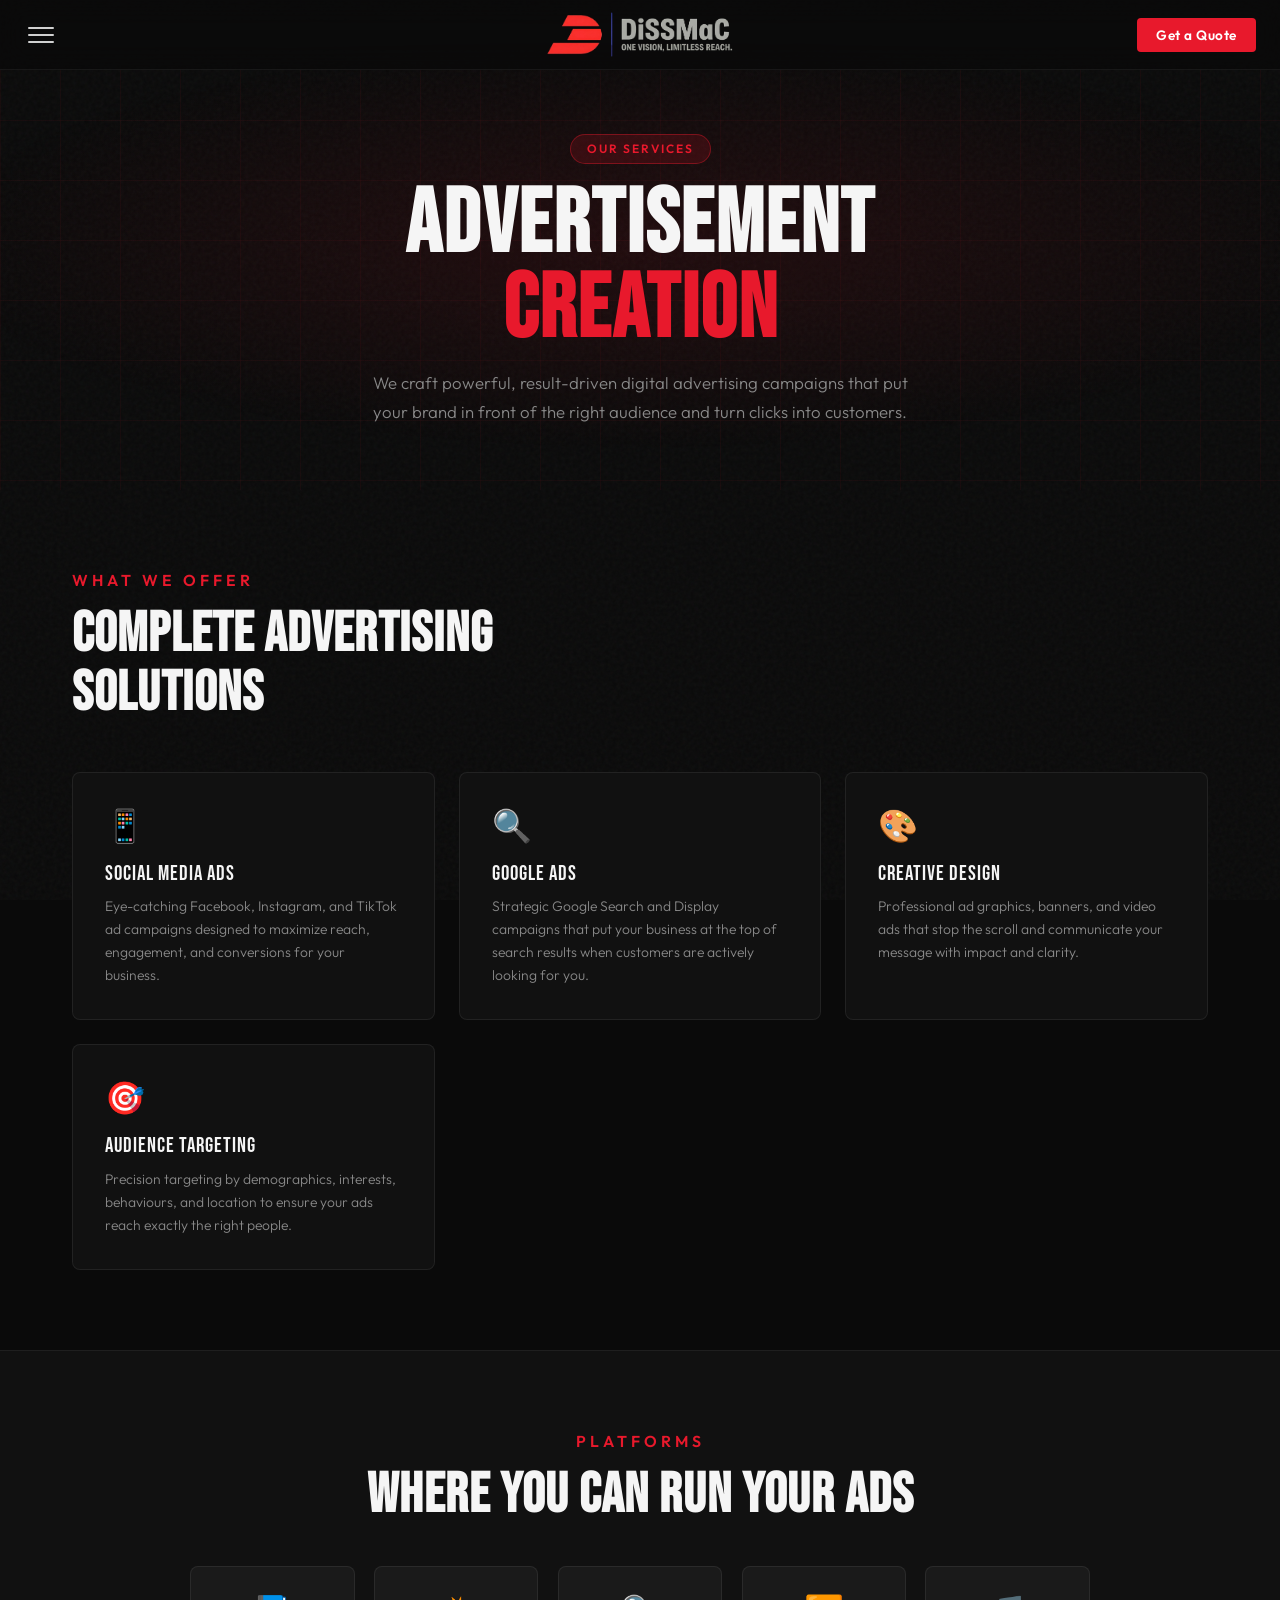
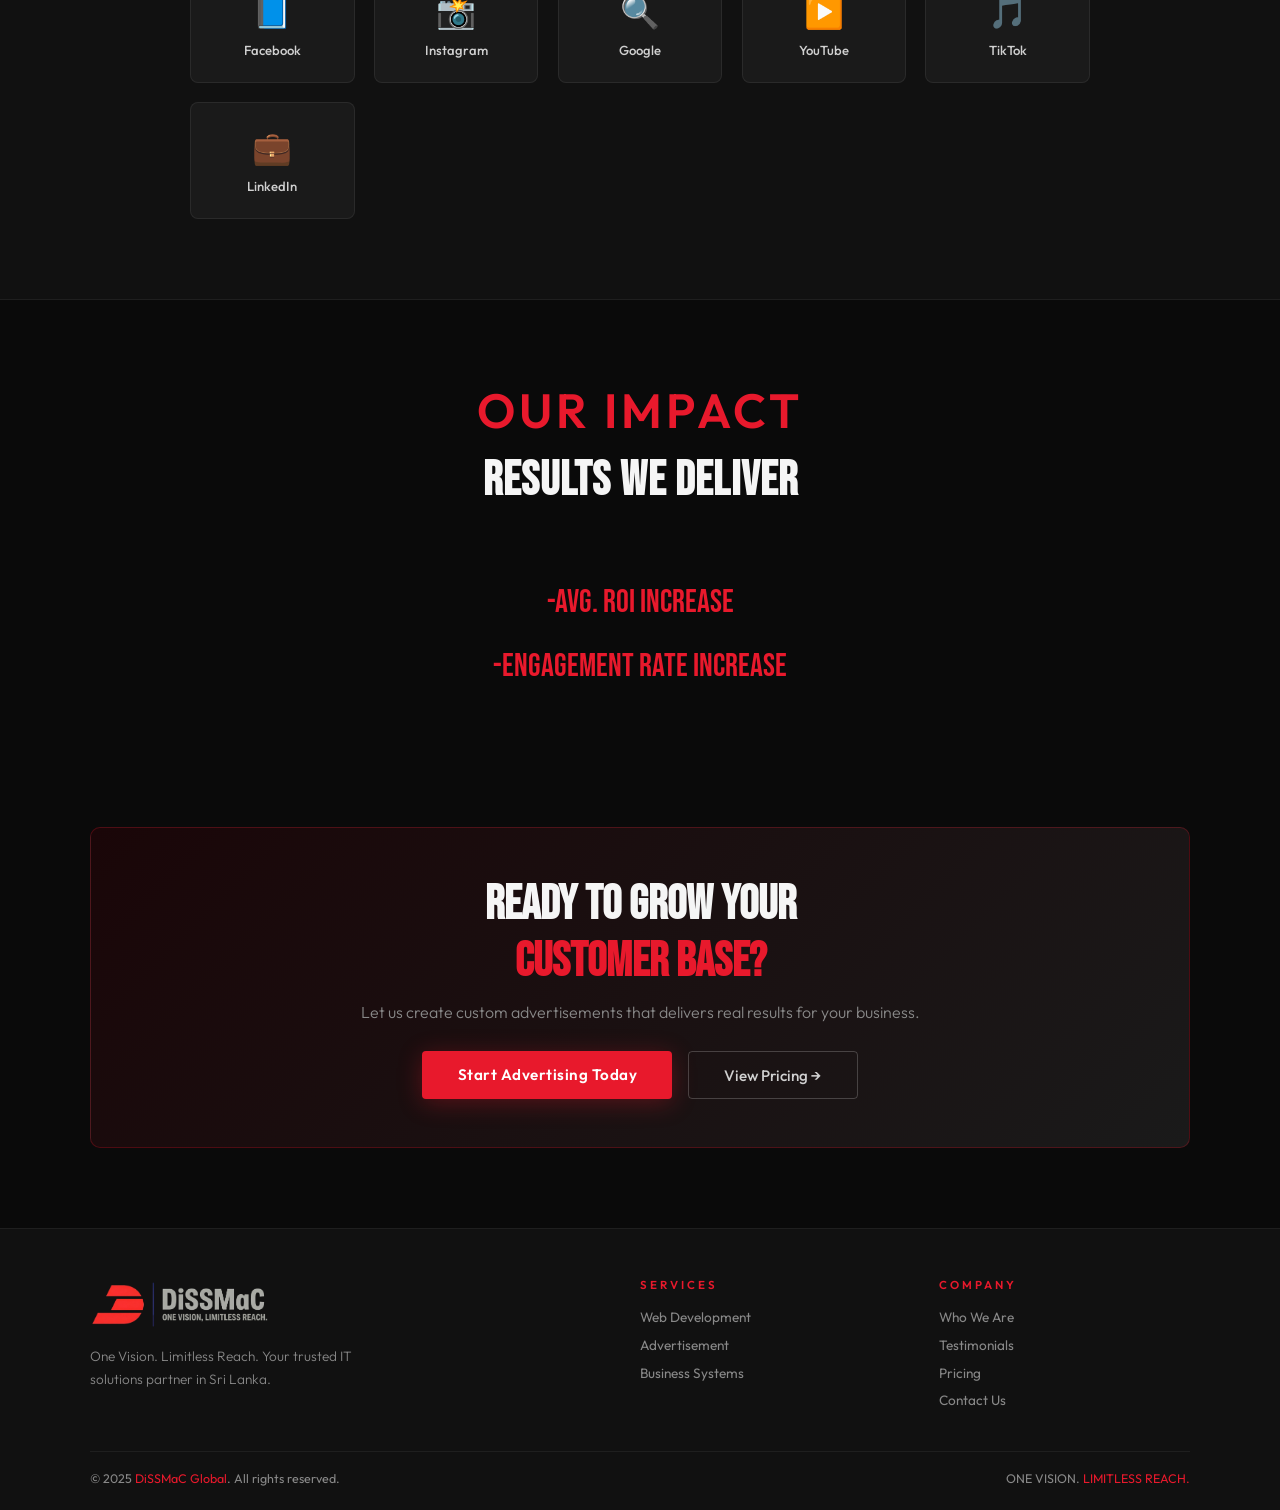
<file: advertisement.html>
<!DOCTYPE html>
<html lang="en">
<head>
<meta charset="UTF-8"/><meta name="viewport" content="width=device-width,initial-scale=1.0"/>
<title>Advertisement Creation — DiSSMaC Global</title>
<link rel="stylesheet" href="shared.css"/>
<style>
.main-content{position:relative;z-index:1}
.ad-section{padding:5rem 2rem;max-width:1200px;margin:0 auto}
.features-grid{display:grid;grid-template-columns:repeat(auto-fit,minmax(280px,1fr));gap:1.5rem;margin-top:3rem}
.feature-card{background:var(--dark2);border:1px solid rgba(255,255,255,.07);border-radius:8px;padding:2rem;transition:transform .3s,border-color .3s,box-shadow .3s;position:relative;overflow:hidden}
.feature-card::before{content:'';position:absolute;top:0;left:0;right:0;height:2px;background:linear-gradient(90deg,var(--red),transparent);transform:scaleX(0);transform-origin:left;transition:transform .3s}
.feature-card:hover{transform:translateY(-6px);border-color:rgba(232,25,44,.3);box-shadow:0 12px 40px rgba(0,0,0,.4)}
.feature-card:hover::before{transform:scaleX(1)}
.feature-icon{font-size:2rem;margin-bottom:1rem}
.feature-title{font-family:var(--font-head);font-size:1.3rem;letter-spacing:1px;color:var(--white);margin-bottom:.6rem}
.feature-text{font-size:.87rem;color:var(--grey);line-height:1.65;font-weight:300}
.platforms-section{background:var(--dark2);border-top:1px solid rgba(255,255,255,.06);border-bottom:1px solid rgba(255,255,255,.06);padding:5rem 2rem;text-align:center}
.platforms-inner{max-width:900px;margin:0 auto}
.platform-grid{display:grid;grid-template-columns:repeat(auto-fit,minmax(140px,1fr));gap:1.2rem;margin-top:2.5rem}
.platform-card{background:var(--dark3);border:1px solid rgba(255,255,255,.07);border-radius:8px;padding:1.5rem 1rem;text-align:center;transition:border-color .3s,transform .3s}
.platform-card:hover{border-color:rgba(232,25,44,.3);transform:translateY(-4px)}
.platform-icon{font-size:2rem;margin-bottom:.7rem}
.platform-name{font-size:.82rem;color:var(--light);font-weight:500}
.results-section{padding:5rem 2rem;max-width:1100px;margin:0 auto}
.results-grid{display:grid;grid-template-columns:repeat(auto-fit,minmax(200px,1fr));gap:1.5rem;margin-top:3rem}
.result-card{text-align:center;padding:2rem;}
.result-num{font-family:var(--font-head);font-size:2rem;color:var(--red);line-height:1}
.result-label{font-size:.6rem;color:var(--grey);letter-spacing:1px;text-transform:uppercase;margin-top:.4rem}
.cta-strip{margin:0 2rem 5rem;max-width:1100px;margin-left:auto;margin-right:auto;background:linear-gradient(135deg,#1a0608,#1a1a1a);border:1px solid rgba(232,25,44,.25);border-radius:10px;padding:3rem 2rem;text-align:center}
.cta-strip h2{font-family:var(--font-head);font-size:clamp(1.8rem,4vw,3rem);color:var(--white);margin-bottom:.8rem}
.cta-strip p{color:var(--grey);margin-bottom:1.8rem;font-weight:300}
.btn-row{display:flex;gap:1rem;justify-content:center;flex-wrap:wrap}
</style>
</head>
<body>
<div id="sidebar-overlay" onclick="closeSidebar()"></div>
<nav id="sidebar">
  <div class="sidebar-header"><div class="sidebar-logo">Di<span>SS</span>MaC</div><button id="close-btn" onclick="closeSidebar()">✕</button></div>
  <ul class="nav-list">
    <li><a href="index.html" class="nav-link"><span>🏠 Home</span></a></li>
    <li><a href="who-we-are.html" class="nav-link"><span>👥 Who We Are</span></a></li>
    <div class="nav-divider"></div>
    <li>
      <div class="nav-link active-parent" onclick="toggleServices(this)"><span>⚙️ Services</span><span class="arrow">›</span></div>
      <ul class="sub-menu open" id="services-sub">
        <li><a href="web-development.html">🌐 Website Design & Development</a></li>
        <li><a href="advertisement.html" style="color:var(--red)">📢 Advertisement Creation</a></li>
        <li><a href="business-systems.html">🖥️ Business System Creation</a></li>
      </ul>
    </li>
    <div class="nav-divider"></div>
    <li><a href="testimonials.html" class="nav-link"><span>⭐ Testimonials</span></a></li>
    <li><a href="pricing.html" class="nav-link"><span>💰 Pricing</span></a></li>
    <li><a href="contact.html" class="nav-link"><span>📩 Contact Us</span></a></li>
  </ul>
  <div class="sidebar-foot"><p>One Vision. Limitless Reach.</p>
  <p style="font-size:.75rem; color:var(--grey);">📞 076 - 4858230</p></div>
</nav>
<header id="topbar">
  <button id="hamburger" onclick="toggleSidebar()"><span></span><span></span><span></span></button>
  <a href="index.html" class="topbar-logo"><img width="190vw" height="55vh" margin-top="190vh" src="sslog.png"></a>
  <a href="contact.html" class="topbar-cta">Get a Quote</a>
</header>

<div class="main-content">
  <section class="page-hero">
    <div class="page-hero-inner">
      <div class="page-label">Our Services</div>
      <h1 class="page-title">ADVERTISEMENT<br><span class="r">CREATION</span></h1>
      <p class="page-subtitle">We craft powerful, result-driven digital advertising campaigns that put your brand in front of the right audience and turn clicks into customers.</p>
    </div>
  </section>

  <section class="ad-section">
    <p class="section-label">What We Offer</p>
    <h2 class="section-title">Complete Advertising<br>Solutions</h2>
    <div class="features-grid">
      <div class="feature-card"><div class="feature-icon">📱</div><div class="feature-title">Social Media Ads</div><p class="feature-text">Eye-catching Facebook, Instagram, and TikTok ad campaigns designed to maximize reach, engagement, and conversions for your business.</p></div>
      <div class="feature-card"><div class="feature-icon">🔍</div><div class="feature-title">Google Ads</div><p class="feature-text">Strategic Google Search and Display campaigns that put your business at the top of search results when customers are actively looking for you.</p></div>
      <div class="feature-card"><div class="feature-icon">🎨</div><div class="feature-title">Creative Design</div><p class="feature-text">Professional ad graphics, banners, and video ads that stop the scroll and communicate your message with impact and clarity.</p></div>
      <div class="feature-card"><div class="feature-icon">🎯</div><div class="feature-title">Audience Targeting</div><p class="feature-text">Precision targeting by demographics, interests, behaviours, and location to ensure your ads reach exactly the right people.</p></div>
    </div>
  </section>

  <section class="platforms-section">
    <div class="platforms-inner">
      <p class="section-label">Platforms</p>
      <h2 class="section-title">Where You Can Run Your Ads</h2>
      <div class="platform-grid">
        <div class="platform-card"><div class="platform-icon">📘</div><div class="platform-name">Facebook</div></div>
        <div class="platform-card"><div class="platform-icon">📸</div><div class="platform-name">Instagram</div></div>
        <div class="platform-card"><div class="platform-icon">🔍</div><div class="platform-name">Google</div></div>
        <div class="platform-card"><div class="platform-icon">▶️</div><div class="platform-name">YouTube</div></div>
        <div class="platform-card"><div class="platform-icon">🎵</div><div class="platform-name">TikTok</div></div>
        <div class="platform-card"><div class="platform-icon">💼</div><div class="platform-name">LinkedIn</div></div>
      </div>
    </div>
  </section>

  <section class="results-section">
    <p class="section-label" style="text-align:center;font-size:3rem;">Our Impact</p>
    <h2 class="section-title" style="text-align:center;font-size:3rem;">Results We Deliver</h2>
    <div class="results-grid">
      <div class="result-card"><div class="result-num">-AVG. ROI INCREASE</div>
      <div class="result-card"><div class="result-num">-ENGAGEMENT RATE INCREASE</div>
    </div>
  </section>

  <div class="cta-strip">
    <h2>Ready to Grow Your<br><span style="color:var(--red)">Customer Base?</span></h2>
    <p>Let us create custom advertisements that delivers real results for your business.</p>
    <div class="btn-row">
      <a href="contact.html" class="btn-primary">Start Advertising Today</a>
      <a href="pricing.html" class="btn-outline">View Pricing →</a>
    </div>
  </div>
</div>

<footer>
  <div class="footer-inner">
    <div class="footer-brand"><div class="brand-name"><img width="180vw" height="55vh" src="sslog.png"></div><p>One Vision. Limitless Reach. Your trusted IT solutions partner in Sri Lanka.</p></div>
    <div class="footer-col"><h4>Services</h4><ul><li><a href="web-development.html">Web Development</a></li><li><a href="advertisement.html">Advertisement</a></li><li><a href="business-systems.html">Business Systems</a></li></ul></div>
    <div class="footer-col"><h4>Company</h4><ul><li><a href="who-we-are.html">Who We Are</a></li><li><a href="testimonials.html">Testimonials</a></li><li><a href="pricing.html">Pricing</a></li><li><a href="contact.html">Contact Us</a></li></ul></div>
  </div>
  <div class="footer-bottom"><p>© 2025 <span class="r">DiSSMaC Global</span>. All rights reserved.</p><p>ONE VISION. <span class="r">LIMITLESS REACH.</span></p></div>
</footer>
<script>
function toggleSidebar(){document.getElementById('sidebar').classList.toggle('open');document.getElementById('sidebar-overlay').classList.toggle('active');document.getElementById('hamburger').classList.toggle('open')}
function closeSidebar(){document.getElementById('sidebar').classList.remove('open');document.getElementById('sidebar-overlay').classList.remove('active');document.getElementById('hamburger').classList.remove('open')}
function toggleServices(el){document.getElementById('services-sub').classList.toggle('open');el.classList.toggle('active-parent')}
window.addEventListener('scroll',()=>document.getElementById('topbar').classList.toggle('scrolled',window.scrollY>40));
</script>
</body>
</html>
</file>
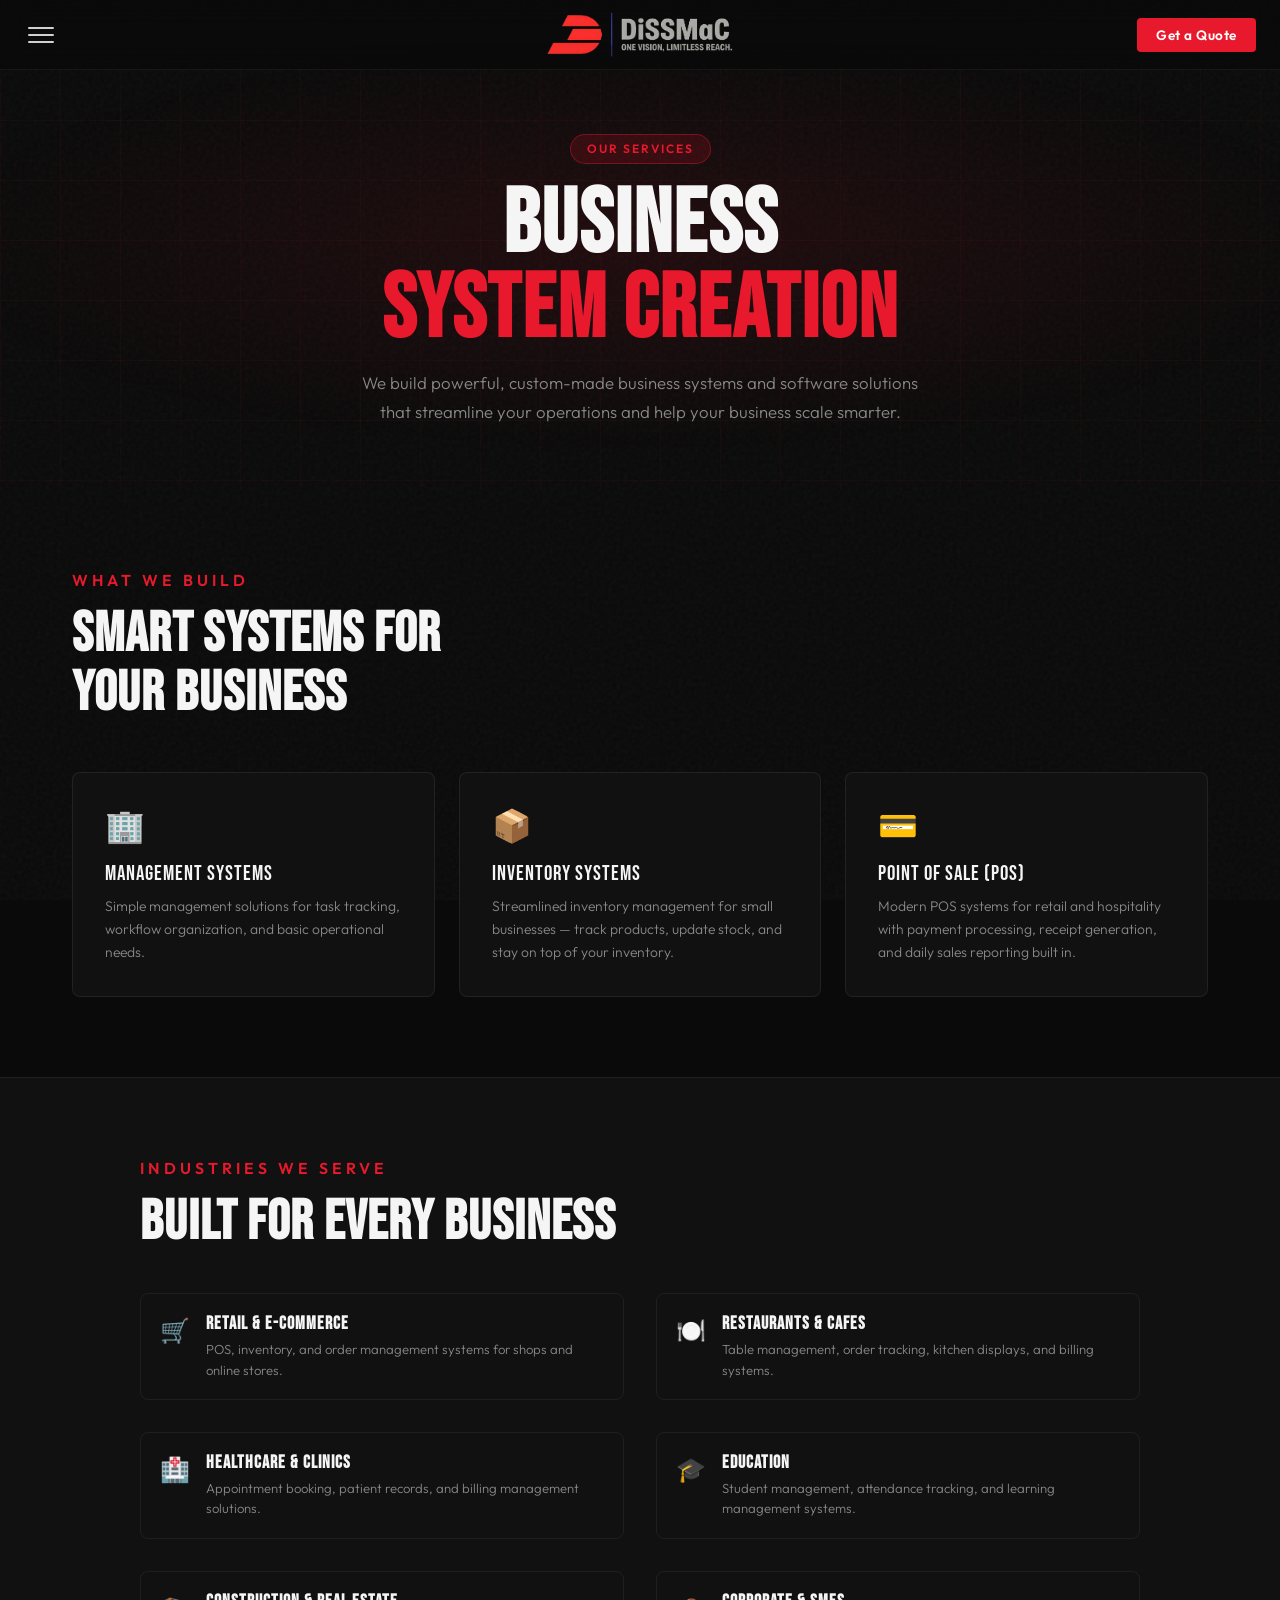
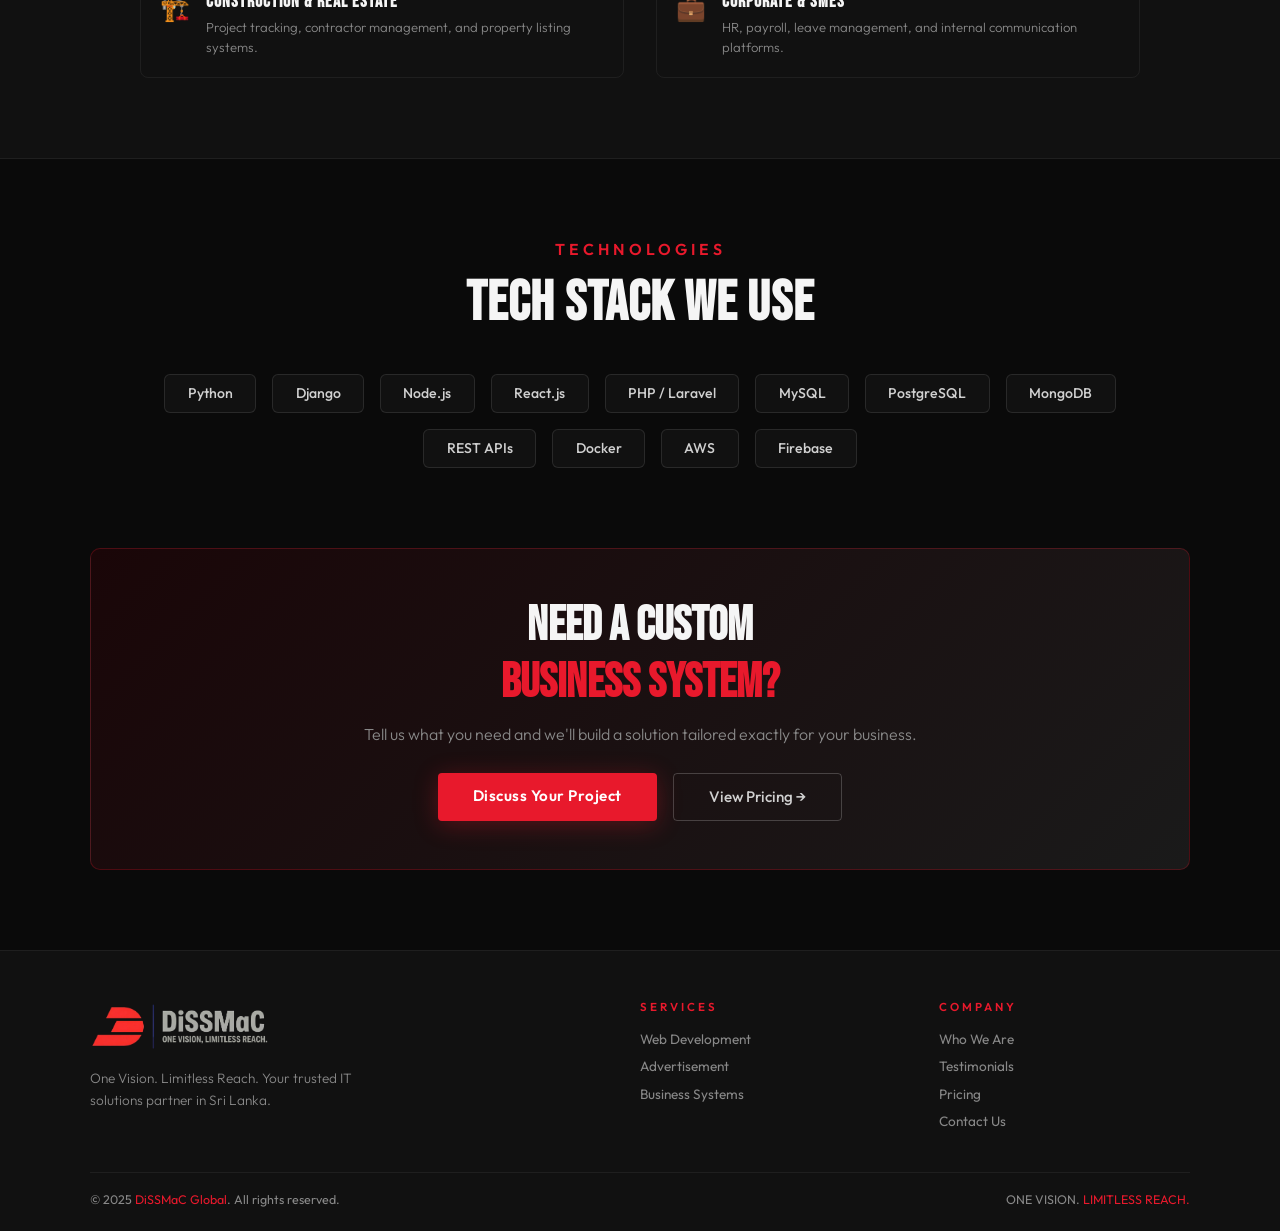
<file: business-systems.html>
<!DOCTYPE html>
<html lang="en">
<head>
<meta charset="UTF-8"/><meta name="viewport" content="width=device-width,initial-scale=1.0"/>
<title>Business System Creation — DiSSMaC Global</title>
<link rel="stylesheet" href="shared.css"/>
<style>
.main-content{position:relative;z-index:1}
.sys-section{padding:5rem 2rem;max-width:1200px;margin:0 auto}
.features-grid{display:grid;grid-template-columns:repeat(auto-fit,minmax(280px,1fr));gap:1.5rem;margin-top:3rem}
.feature-card{background:var(--dark2);border:1px solid rgba(255,255,255,.07);border-radius:8px;padding:2rem;transition:transform .3s,border-color .3s,box-shadow .3s;position:relative;overflow:hidden}
.feature-card::before{content:'';position:absolute;top:0;left:0;right:0;height:2px;background:linear-gradient(90deg,var(--red),transparent);transform:scaleX(0);transform-origin:left;transition:transform .3s}
.feature-card:hover{transform:translateY(-6px);border-color:rgba(232,25,44,.3);box-shadow:0 12px 40px rgba(0,0,0,.4)}
.feature-card:hover::before{transform:scaleX(1)}
.feature-icon{font-size:2rem;margin-bottom:1rem}
.feature-title{font-family:var(--font-head);font-size:1.3rem;letter-spacing:1px;color:var(--white);margin-bottom:.6rem}
.feature-text{font-size:.87rem;color:var(--grey);line-height:1.65;font-weight:300}
.systems-list{background:var(--dark2);border-top:1px solid rgba(255,255,255,.06);border-bottom:1px solid rgba(255,255,255,.06);padding:5rem 2rem}
.systems-inner{max-width:1000px;margin:0 auto;display:grid;grid-template-columns:1fr 1fr;gap:2rem}
@media(max-width:600px){.systems-inner{grid-template-columns:1fr}}
.sys-item{display:flex;gap:1rem;align-items:flex-start;padding:1.2rem;border:1px solid rgba(255,255,255,.06);border-radius:8px;transition:border-color .3s}
.sys-item:hover{border-color:rgba(232,25,44,.25)}
.sys-item-icon{font-size:1.5rem;flex-shrink:0;margin-top:.1rem}
.sys-item h4{font-family:var(--font-head);font-size:1.1rem;letter-spacing:1px;color:var(--white);margin-bottom:.3rem}
.sys-item p{font-size:.82rem;color:var(--grey);line-height:1.55;font-weight:300}
.tech-section{padding:5rem 2rem;max-width:1100px;margin:0 auto;text-align:center}
.tech-grid{display:flex;flex-wrap:wrap;gap:1rem;justify-content:center;margin-top:2.5rem}
.tech-badge{background:var(--dark2);border:1px solid rgba(255,255,255,.1);color:var(--light);padding:.6rem 1.4rem;border-radius:6px;font-size:.88rem;font-weight:500;transition:border-color .2s,color .2s,transform .2s}
.tech-badge:hover{border-color:var(--red);color:var(--red);transform:translateY(-3px)}
.cta-strip{margin:0 2rem 5rem;max-width:1100px;margin-left:auto;margin-right:auto;background:linear-gradient(135deg,#1a0608,#1a1a1a);border:1px solid rgba(232,25,44,.25);border-radius:10px;padding:3rem 2rem;text-align:center}
.cta-strip h2{font-family:var(--font-head);font-size:clamp(1.8rem,4vw,3rem);color:var(--white);margin-bottom:.8rem}
.cta-strip p{color:var(--grey);margin-bottom:1.8rem;font-weight:300}
.btn-row{display:flex;gap:1rem;justify-content:center;flex-wrap:wrap}
</style>
</head>
<body>
<div id="sidebar-overlay" onclick="closeSidebar()"></div>
<nav id="sidebar">
  <div class="sidebar-header"><div class="sidebar-logo">Di<span>SS</span>MaC</div><button id="close-btn" onclick="closeSidebar()">✕</button></div>
  <ul class="nav-list">
    <li><a href="index.html" class="nav-link"><span>🏠 Home</span></a></li>
    <li><a href="who-we-are.html" class="nav-link"><span>👥 Who We Are</span></a></li>
    <div class="nav-divider"></div>
    <li>
      <div class="nav-link active-parent" onclick="toggleServices(this)"><span>⚙️ Services</span><span class="arrow">›</span></div>
      <ul class="sub-menu open" id="services-sub">
        <li><a href="web-development.html">🌐 Website Design & Development</a></li>
        <li><a href="advertisement.html">📢 Advertisement Creation</a></li>
        <li><a href="business-systems.html" style="color:var(--red)">🖥️ Business System Creation</a></li>
      </ul>
    </li>
    <div class="nav-divider"></div>
    <li><a href="testimonials.html" class="nav-link"><span>⭐ Testimonials</span></a></li>
    <li><a href="pricing.html" class="nav-link"><span>💰 Pricing</span></a></li>
    <li><a href="contact.html" class="nav-link"><span>📩 Contact Us</span></a></li>
  </ul>
  <div class="sidebar-foot"><p>One Vision. Limitless Reach.</p>
  <p style="font-size:.75rem; color:var(--grey);">📞 076 - 4858230</p></div>
</nav>
<header id="topbar">
  <button id="hamburger" onclick="toggleSidebar()"><span></span><span></span><span></span></button>
  <a href="index.html" class="topbar-logo"><img width="190vw" height="55vh" margin-top="190vh" src="sslog.png"></a>
  <a href="contact.html" class="topbar-cta">Get a Quote</a>
</header>

<div class="main-content">
  <section class="page-hero">
    <div class="page-hero-inner">
      <div class="page-label">Our Services</div>
      <h1 class="page-title">BUSINESS<br><span class="r">SYSTEM CREATION</span></h1>
      <p class="page-subtitle">We build powerful, custom-made business systems and software solutions that streamline your operations and help your business scale smarter.</p>
    </div>
  </section>

  <section class="sys-section">
    <p class="section-label">What We Build</p>
    <h2 class="section-title">Smart Systems For<br>Your Business</h2>
    <div class="features-grid">
      <div class="feature-card"><div class="feature-icon">🏢</div><div class="feature-title">Management Systems</div><p class="feature-text">Simple management solutions for task tracking, workflow organization, and basic operational needs.</p></div>
      <div class="feature-card"><div class="feature-icon">📦</div><div class="feature-title">Inventory Systems</div><p class="feature-text">Streamlined inventory management for small businesses — track products, update stock, and stay on top of your inventory.</p></div>
      <div class="feature-card"><div class="feature-icon">💳</div><div class="feature-title">Point of Sale (POS)</div><p class="feature-text">Modern POS systems for retail and hospitality with payment processing, receipt generation, and daily sales reporting built in.</p></div>
    </div>
  </section>

  <section class="systems-list">
    <div style="max-width:1000px;margin:0 auto">
      <p class="section-label">Industries We Serve</p>
      <h2 class="section-title">Built for Every Business</h2>
      <div class="systems-inner" style="margin-top:2.5rem">
        <div class="sys-item"><div class="sys-item-icon">🛒</div><div><h4>Retail & E-Commerce</h4><p>POS, inventory, and order management systems for shops and online stores.</p></div></div>
        <div class="sys-item"><div class="sys-item-icon">🍽️</div><div><h4>Restaurants & Cafes</h4><p>Table management, order tracking, kitchen displays, and billing systems.</p></div></div>
        <div class="sys-item"><div class="sys-item-icon">🏥</div><div><h4>Healthcare & Clinics</h4><p>Appointment booking, patient records, and billing management solutions.</p></div></div>
        <div class="sys-item"><div class="sys-item-icon">🎓</div><div><h4>Education</h4><p>Student management, attendance tracking, and learning management systems.</p></div></div>
        <div class="sys-item"><div class="sys-item-icon">🏗️</div><div><h4>Construction & Real Estate</h4><p>Project tracking, contractor management, and property listing systems.</p></div></div>
        <div class="sys-item"><div class="sys-item-icon">💼</div><div><h4>Corporate & SMEs</h4><p>HR, payroll, leave management, and internal communication platforms.</p></div></div>
      </div>
    </div>
  </section>

  <section class="tech-section">
    <p class="section-label">Technologies</p>
    <h2 class="section-title">Tech Stack We Use</h2>
    <div class="tech-grid">
      <span class="tech-badge">Python</span><span class="tech-badge">Django</span><span class="tech-badge">Node.js</span>
      <span class="tech-badge">React.js</span><span class="tech-badge">PHP / Laravel</span><span class="tech-badge">MySQL</span>
      <span class="tech-badge">PostgreSQL</span><span class="tech-badge">MongoDB</span><span class="tech-badge">REST APIs</span>
      <span class="tech-badge">Docker</span><span class="tech-badge">AWS</span><span class="tech-badge">Firebase</span>
    </div>
  </section>

  <div class="cta-strip">
    <h2>Need a Custom<br><span style="color:var(--red)">Business System?</span></h2>
    <p>Tell us what you need and we'll build a solution tailored exactly for your business.</p>
    <div class="btn-row">
      <a href="contact.html" class="btn-primary">Discuss Your Project</a>
      <a href="pricing.html" class="btn-outline">View Pricing →</a>
    </div>
  </div>
</div>

<footer>
  <div class="footer-inner">
    <div class="footer-brand"><div class="brand-name"><img width="180vw" height="55vh" src="sslog.png"></div><p>One Vision. Limitless Reach. Your trusted IT solutions partner in Sri Lanka.</p></div>
    <div class="footer-col"><h4>Services</h4><ul><li><a href="web-development.html">Web Development</a></li><li><a href="advertisement.html">Advertisement</a></li><li><a href="business-systems.html">Business Systems</a></li></ul></div>
    <div class="footer-col"><h4>Company</h4><ul><li><a href="who-we-are.html">Who We Are</a></li><li><a href="testimonials.html">Testimonials</a></li><li><a href="pricing.html">Pricing</a></li><li><a href="contact.html">Contact Us</a></li></ul></div>
  </div>
  <div class="footer-bottom"><p>© 2025 <span class="r">DiSSMaC Global</span>. All rights reserved.</p><p>ONE VISION. <span class="r">LIMITLESS REACH.</span></p></div>
</footer>
<script>
function toggleSidebar(){document.getElementById('sidebar').classList.toggle('open');document.getElementById('sidebar-overlay').classList.toggle('active');document.getElementById('hamburger').classList.toggle('open')}
function closeSidebar(){document.getElementById('sidebar').classList.remove('open');document.getElementById('sidebar-overlay').classList.remove('active');document.getElementById('hamburger').classList.remove('open')}
function toggleServices(el){document.getElementById('services-sub').classList.toggle('open');el.classList.toggle('active-parent')}
window.addEventListener('scroll',()=>document.getElementById('topbar').classList.toggle('scrolled',window.scrollY>40));
</script>
</body>
</html>
</file>
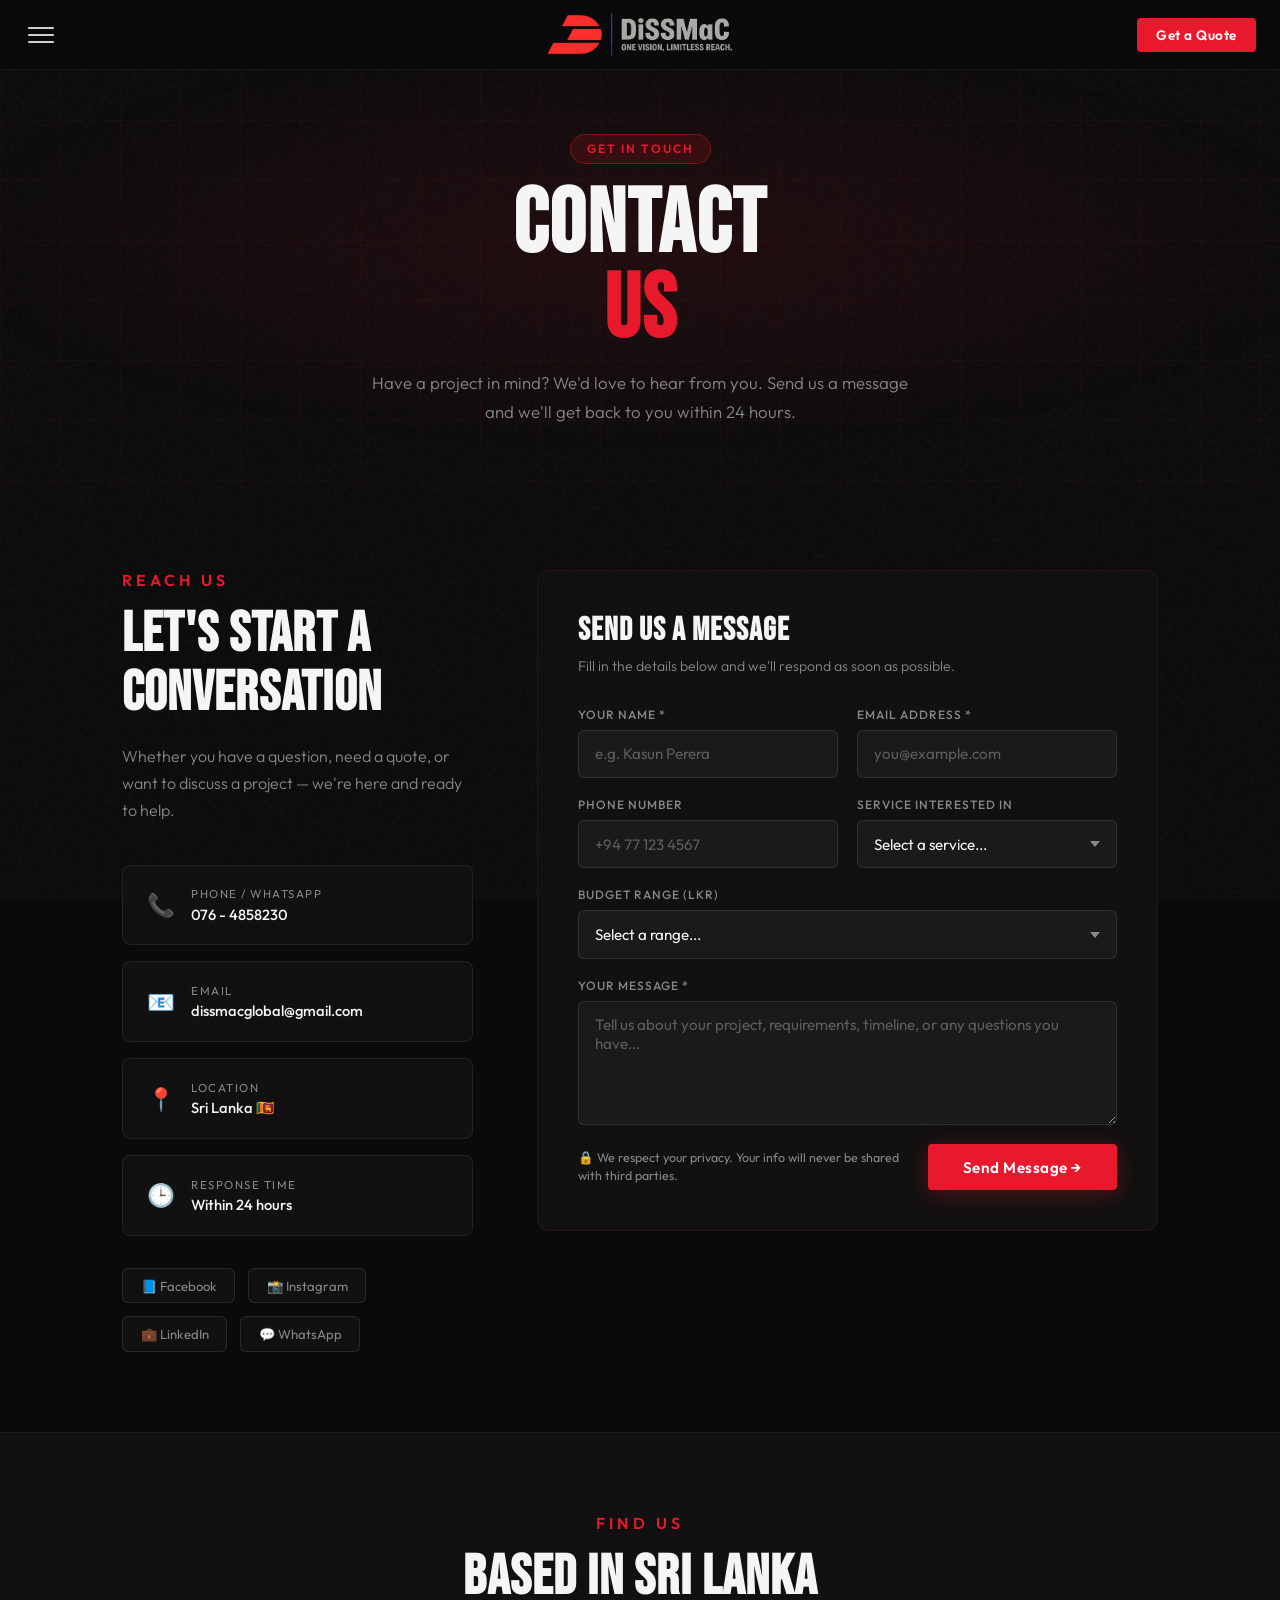
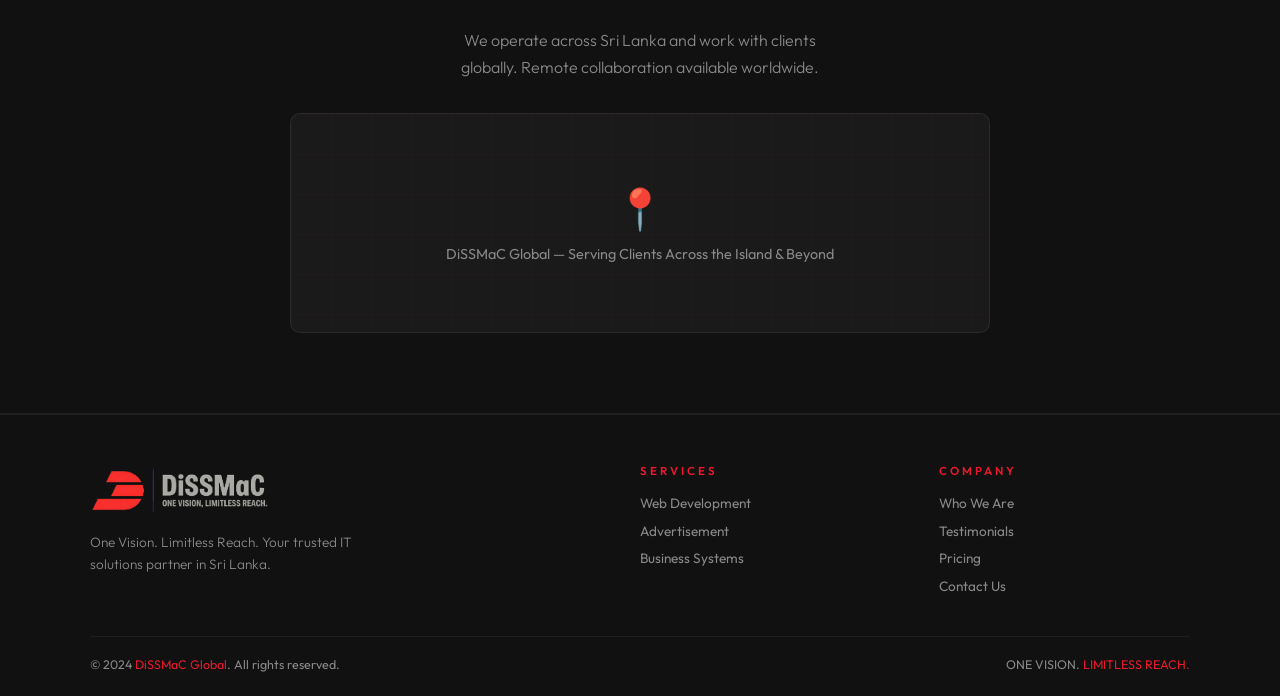
<file: contact.html>
<!DOCTYPE html>
<html lang="en">
<head>
<meta charset="UTF-8"/><meta name="viewport" content="width=device-width,initial-scale=1.0"/>
<title>Contact Us — DiSSMaC Global</title>
<link rel="stylesheet" href="shared.css"/>
<style>
.main-content{position:relative;z-index:1}
.contact-wrap{padding:5rem 2rem;max-width:1100px;margin:0 auto;display:grid;grid-template-columns:1fr 1.4fr;gap:4rem;align-items:start}
@media(max-width:768px){.contact-wrap{grid-template-columns:1fr;gap:3rem}}
.contact-info .section-desc{margin-top:1rem;margin-bottom:2.5rem;max-width:380px}
.info-cards{display:flex;flex-direction:column;gap:1rem}
.info-card{background:var(--dark2);border:1px solid rgba(255,255,255,.07);border-radius:8px;padding:1.3rem 1.5rem;display:flex;gap:1rem;align-items:center;transition:border-color .3s,transform .3s}
.info-card:hover{border-color:rgba(232,25,44,.25);transform:translateX(4px)}
.info-icon{font-size:1.4rem;flex-shrink:0}
.info-label{font-size:.72rem;color:var(--grey);letter-spacing:1.5px;text-transform:uppercase;margin-bottom:.2rem}
.info-value{font-size:.92rem;color:var(--white);font-weight:500}

.social-row{display:flex;gap:.8rem;margin-top:2rem;flex-wrap:wrap}
.social-btn{background:var(--dark2);border:1px solid rgba(255,255,255,.1);color:var(--grey);padding:.55rem 1.1rem;border-radius:6px;font-size:.82rem;transition:all .2s;display:flex;align-items:center;gap:.4rem}
.social-btn:hover{border-color:rgba(232,25,44,.35);color:var(--red);background:rgba(232,25,44,.07)}

/* FORM */
.contact-form-card{background:var(--dark2);border:1px solid rgba(232,25,44,.15);border-radius:12px;padding:2.5rem}
.contact-form-card h3{font-family:var(--font-head);font-size:2rem;letter-spacing:1px;color:var(--white);margin-bottom:.4rem}
.contact-form-card>p{font-size:.88rem;color:var(--grey);margin-bottom:2rem;font-weight:300}
.form-row{display:grid;grid-template-columns:1fr 1fr;gap:1.2rem}
@media(max-width:480px){.form-row{grid-template-columns:1fr}}
.form-group{display:flex;flex-direction:column;gap:.5rem;margin-bottom:1.2rem}
.form-group label{font-size:.75rem;color:var(--grey);letter-spacing:1px;text-transform:uppercase;font-weight:500}
.form-group input,.form-group textarea,.form-group select{background:var(--dark3);border:1px solid rgba(255,255,255,.1);border-radius:6px;padding:.85rem 1rem;color:var(--white);font-family:var(--font-body);font-size:.95rem;transition:border-color .2s,box-shadow .2s;appearance:none;-webkit-appearance:none}
.form-group select{background-image:url("data:image/svg+xml,%3Csvg xmlns='http://www.w3.org/2000/svg' width='10' height='6'%3E%3Cpath d='M0 0l5 6 5-6z' fill='%23888'/%3E%3C/svg%3E");background-repeat:no-repeat;background-position:right 1rem center}
.form-group input:focus,.form-group textarea:focus,.form-group select:focus{outline:none;border-color:var(--red);box-shadow:0 0 0 3px rgba(232,25,44,.1)}
.form-group input::placeholder,.form-group textarea::placeholder{color:rgba(136,136,136,.6)}
.form-group textarea{resize:vertical}

.submit-row{display:flex;align-items:center;gap:1.2rem;margin-top:.5rem;flex-wrap:wrap}
.form-note{font-size:.78rem;color:var(--grey);flex:1;min-width:200px;line-height:1.5}
#submit-btn{min-width:160px}
#form-success{display:none;background:rgba(34,197,94,.1);border:1px solid rgba(34,197,94,.3);color:#4ade80;border-radius:8px;padding:1rem 1.5rem;font-size:.9rem;margin-top:1rem;line-height:1.5}

/* MAP-STYLE BLOCK */
.location-section{background:var(--dark2);border-top:1px solid rgba(255,255,255,.06);border-bottom:1px solid rgba(255,255,255,.06);padding:5rem 2rem;text-align:center}
.location-inner{max-width:700px;margin:0 auto}
.map-placeholder{background:var(--dark3);border:1px solid rgba(255,255,255,.07);border-radius:10px;height:220px;margin-top:2rem;display:flex;align-items:center;justify-content:center;flex-direction:column;gap:.8rem;color:var(--grey);font-size:.9rem;position:relative;overflow:hidden}
.map-placeholder::before{content:'';position:absolute;inset:0;background-image:linear-gradient(rgba(232,25,44,.04) 1px,transparent 1px),linear-gradient(90deg,rgba(232,25,44,.04) 1px,transparent 1px);background-size:40px 40px}
.map-placeholder .pin{font-size:2.5rem;position:relative;z-index:1;animation:bounce 2s infinite}
@keyframes bounce{0%,100%{transform:translateY(0)}50%{transform:translateY(-8px)}}
.map-placeholder p{position:relative;z-index:1}
</style>
</head>
<body>
<div id="sidebar-overlay" onclick="closeSidebar()"></div>
<nav id="sidebar">
  <div class="sidebar-header"><div class="sidebar-logo">Di<span>SS</span>MaC</div><button id="close-btn" onclick="closeSidebar()">✕</button></div>
  <ul class="nav-list">
    <li><a href="index.html" class="nav-link"><span>🏠 Home</span></a></li>
    <li><a href="who-we-are.html" class="nav-link"><span>👥 Who We Are</span></a></li>
    <div class="nav-divider"></div>
    <li>
      <div class="nav-link" onclick="toggleServices(this)"><span>⚙️ Services</span><span class="arrow">›</span></div>
      <ul class="sub-menu" id="services-sub">
        <li><a href="web-development.html">🌐 Website Design & Development</a></li>
        <li><a href="advertisement.html">📢 Advertisement Creation</a></li>
        <li><a href="business-systems.html">🖥️ Business System Creation</a></li>
      </ul>
    </li>
    <div class="nav-divider"></div>
    <li><a href="testimonials.html" class="nav-link"><span>⭐ Testimonials</span></a></li>
    <li><a href="pricing.html" class="nav-link"><span>💰 Pricing</span></a></li>
    <li><a href="contact.html" class="nav-link active"><span>📩 Contact Us</span></a></li>
  </ul>
  <div class="sidebar-foot"><p>One Vision. Limitless Reach.</p>
  <p style="font-size:.75rem; color:var(--grey);">📞 076 - 4858230</p></div>
</nav>
<header id="topbar">
  <button id="hamburger" onclick="toggleSidebar()"><span></span><span></span><span></span></button>
  <a href="index.html" class="topbar-logo"><img width="190vw" height="55vh" margin-top="190vh" src="sslog.png"></a>
  <a href="contact.html" class="topbar-cta">Get a Quote</a>
</header>

<div class="main-content">
  <section class="page-hero">
    <div class="page-hero-inner">
      <div class="page-label">Get in Touch</div>
      <h1 class="page-title">CONTACT<br><span class="r">US</span></h1>
      <p class="page-subtitle">Have a project in mind? We'd love to hear from you. Send us a message and we'll get back to you within 24 hours.</p>
    </div>
  </section>

  <div class="contact-wrap">
    <!-- Info Column -->
    <div class="contact-info">
      <p class="section-label">Reach Us</p>
      <h2 class="section-title">Let's Start a<br>Conversation</h2>
      <p class="section-desc">Whether you have a question, need a quote, or want to discuss a project — we're here and ready to help.</p>
      <div class="info-cards">
        <div class="info-card">
          <div class="info-icon">📞</div>
          <div><div class="info-label">Phone / WhatsApp</div><div class="info-value">076 - 4858230</div></div>
        </div>
        <div class="info-card">
          <div class="info-icon">📧</div>
          <div><div class="info-label">Email</div><div class="info-value">dissmacglobal@gmail.com</div></div>
        </div>
        <div class="info-card">
          <div class="info-icon">📍</div>
          <div><div class="info-label">Location</div><div class="info-value">Sri Lanka 🇱🇰</div></div>
        </div>
        <div class="info-card">
          <div class="info-icon">🕒</div>
          <div><div class="info-label">Response Time</div><div class="info-value">Within 24 hours</div></div>
        </div>
      </div>
      <div class="social-row">
        <a href="https://web.facebook.com/profile.php?id=61575484365622" class="social-btn">📘 Facebook</a>
        <a href="https://www.instagram.com/dissmacglobal/" class="social-btn">📸 Instagram</a>
        <a href="https://www.linkedin.com/in/dissmac-global-b27468400/" class="social-btn">💼 LinkedIn</a>
        <a href="https://wa.me/94764858230?text=Have%20a%20nice%20day%20!%20How%20can%20I%20help%20you%20%3F" class="social-btn">💬 WhatsApp</a>
      </div>
    </div>

    <!-- Form Column -->
    <div class="contact-form-card">
      <h3>Send Us a Message</h3>
      <p>Fill in the details below and we'll respond as soon as possible.</p>
      <div class="form-row">
        <div class="form-group">
          <label>Your Name *</label>
          <input type="text" id="c-name" placeholder="e.g. Kasun Perera"/>
        </div>
        <div class="form-group">
          <label>Email Address *</label>
          <input type="email" id="c-email" placeholder="you@example.com"/>
        </div>
      </div>
      <div class="form-row">
        <div class="form-group">
          <label>Phone Number</label>
          <input type="tel" id="c-phone" placeholder="+94 77 123 4567"/>
        </div>
        <div class="form-group">
          <label>Service Interested In</label>
          <select id="c-service">
            <option value="">Select a service...</option>
            <option>Web Design & Development</option>
            <option>Advertisement Creation</option>
            <option>Business System Creation</option>
            <option>Multiple Services</option>
            <option>General Enquiry</option>
          </select>
        </div>
      </div>
      <div class="form-group">
        <label>Budget Range (LKR)</label>
        <select id="c-budget">
          <option value="">Select a range...</option>
          <option>Under 25,000</option>
          <option>25,000 – 50,000</option>
          <option>50,000 – 100,000</option>
          <option>100,000 – 200,000</option>
          <option>200,000+</option>
          <option>Not sure yet</option>
        </select>
      </div>
      <div class="form-group">
        <label>Your Message *</label>
        <textarea id="c-message" rows="5" placeholder="Tell us about your project, requirements, timeline, or any questions you have..."></textarea>
      </div>
      <div class="submit-row">
        <p class="form-note">🔒 We respect your privacy. Your info will never be shared with third parties.</p>
        <button class="btn-primary" id="submit-btn" onclick="submitContact()">Send Message →</button>
      </div>
      <div id="form-success">✅ <strong>Message sent!</strong> Thank you for reaching out. We'll get back to you within 24 hours.</div>
    </div>
  </div>

  <!-- Location -->
  <section class="location-section">
    <div class="location-inner">
      <p class="section-label">Find Us</p>
      <h2 class="section-title">Based in Sri Lanka</h2>
      <p class="section-desc" style="margin:0 auto;max-width:400px">We operate across Sri Lanka and work with clients globally. Remote collaboration available worldwide.</p>
      <div class="map-placeholder">
        <a href="https://maps.app.goo.gl/rF8hNEUg8uim1RQW9?g_st=ic"><div class="pin">📍</div></a>
        <a href="https://maps.app.goo.gl/rF8hNEUg8uim1RQW9?g_st=ic"> <p>DiSSMaC Global — Serving Clients Across the Island & Beyond</p></a>
      </div>
    </div>
  </section>
</div>

<footer>
  <div class="footer-inner">
    <div class="footer-brand"><div class="brand-name"><img width="180vw" height="55vh" src="sslog.png"></div><p>One Vision. Limitless Reach. Your trusted IT solutions partner in Sri Lanka.</p></div>
    <div class="footer-col"><h4>Services</h4><ul><li><a href="web-development.html">Web Development</a></li><li><a href="advertisement.html">Advertisement</a></li><li><a href="business-systems.html">Business Systems</a></li></ul></div>
    <div class="footer-col"><h4>Company</h4><ul><li><a href="who-we-are.html">Who We Are</a></li><li><a href="testimonials.html">Testimonials</a></li><li><a href="pricing.html">Pricing</a></li><li><a href="contact.html">Contact Us</a></li></ul></div>
  </div>
  <div class="footer-bottom"><p>© 2024 <span class="r">DiSSMaC Global</span>. All rights reserved.</p><p>ONE VISION. <span class="r">LIMITLESS REACH.</span></p></div>
</footer>

<script>
function toggleSidebar(){document.getElementById('sidebar').classList.toggle('open');document.getElementById('sidebar-overlay').classList.toggle('active');document.getElementById('hamburger').classList.toggle('open')}
function closeSidebar(){document.getElementById('sidebar').classList.remove('open');document.getElementById('sidebar-overlay').classList.remove('active');document.getElementById('hamburger').classList.remove('open')}
function toggleServices(el){document.getElementById('services-sub').classList.toggle('open');el.classList.toggle('active-parent')}
window.addEventListener('scroll',()=>document.getElementById('topbar').classList.toggle('scrolled',window.scrollY>40));

async function submitContact(){
  const name = document.getElementById('c-name').value.trim();
  const email = document.getElementById('c-email').value.trim();
  const msg = document.getElementById('c-message').value.trim();

  if(!name || !email || !msg){
    alert('Please fill in Name, Email, and Message.');
    return;
  }

  const btn = document.getElementById('submit-btn');
  btn.textContent = 'Sending...';
  btn.disabled = true;

  // Formspree එකට data යවනවා
  const response = await fetch('https://formspree.io/f/xqegyqvg', {
    method: 'POST',
    headers: {'Content-Type': 'application/json'},
    body: JSON.stringify({ name, email, message: msg })
  });

  if(response.ok){
    document.getElementById('form-success').style.display = 'block';
    btn.style.display = 'none';
  } else {
    alert('Something went wrong. Please try again.');
    btn.textContent = 'Send Message →';
    btn.disabled = false;
  }
}
</script>
</body>
</html>
</file>
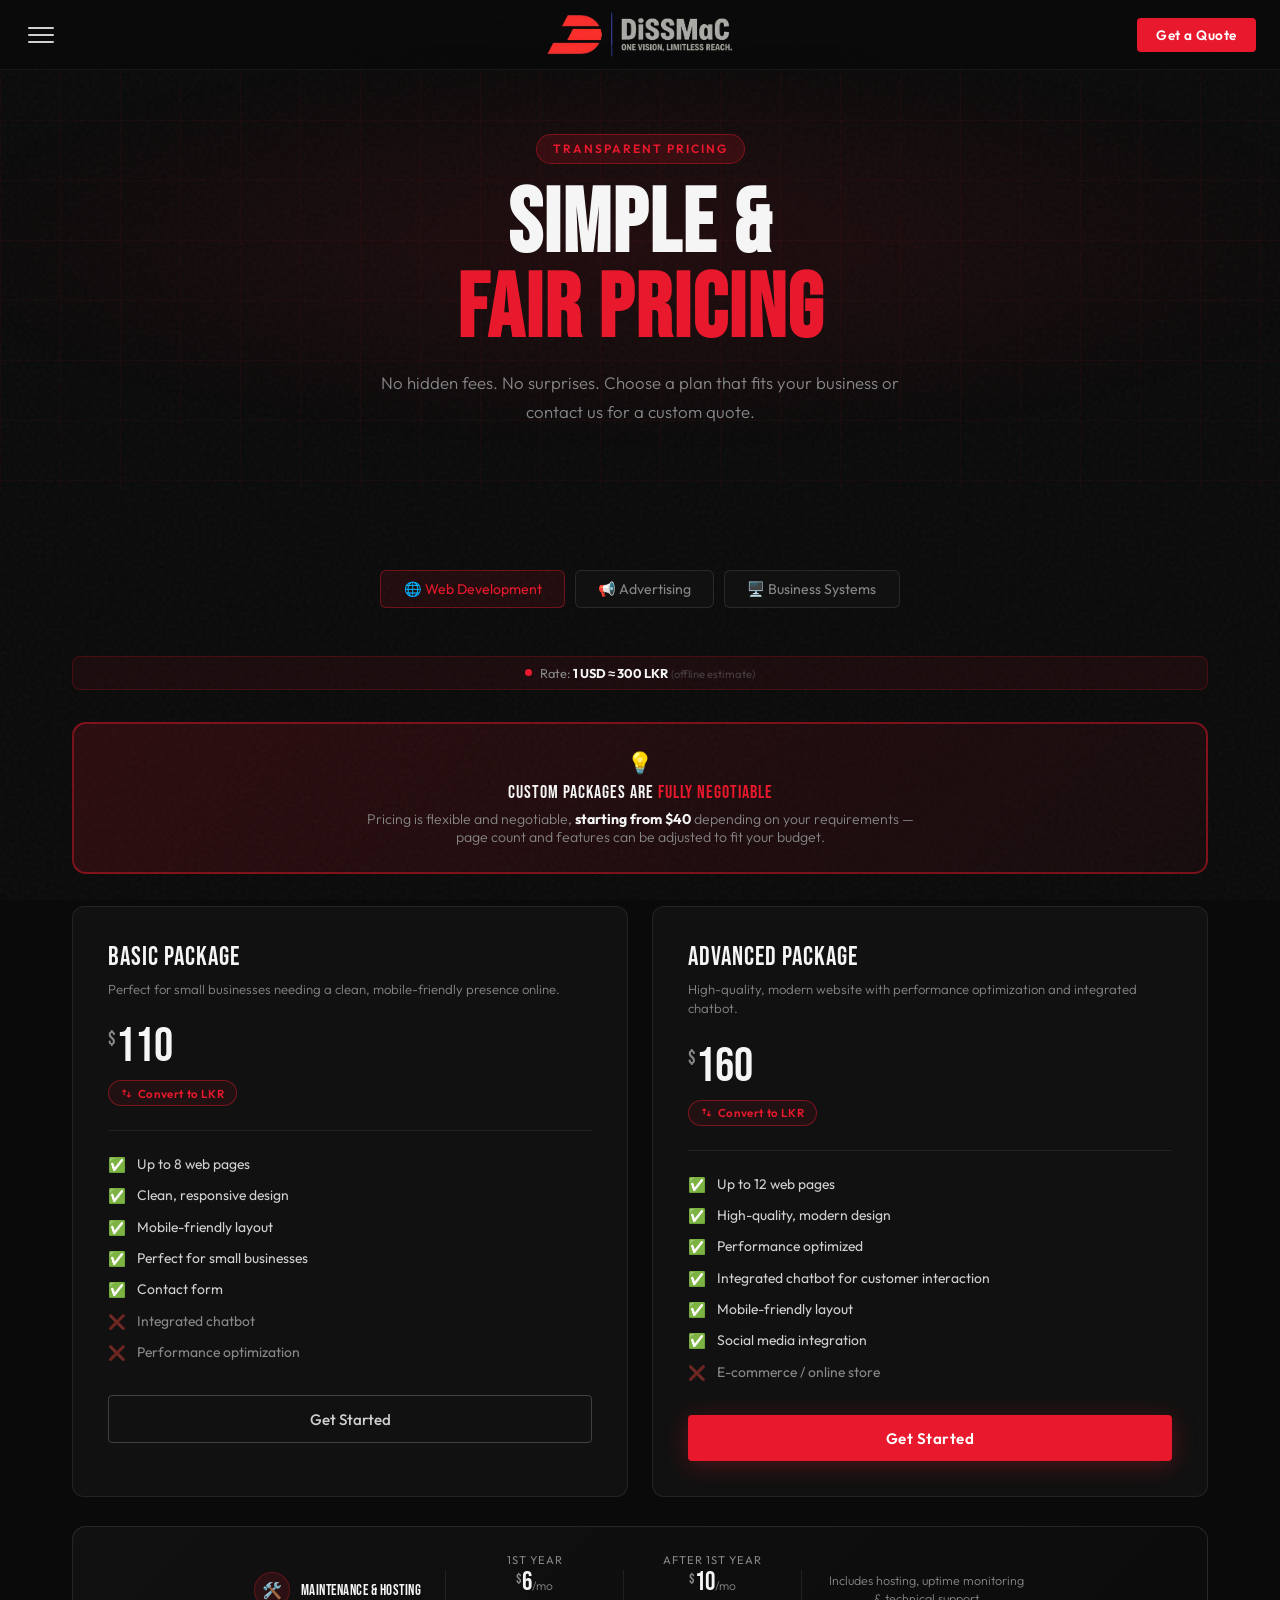
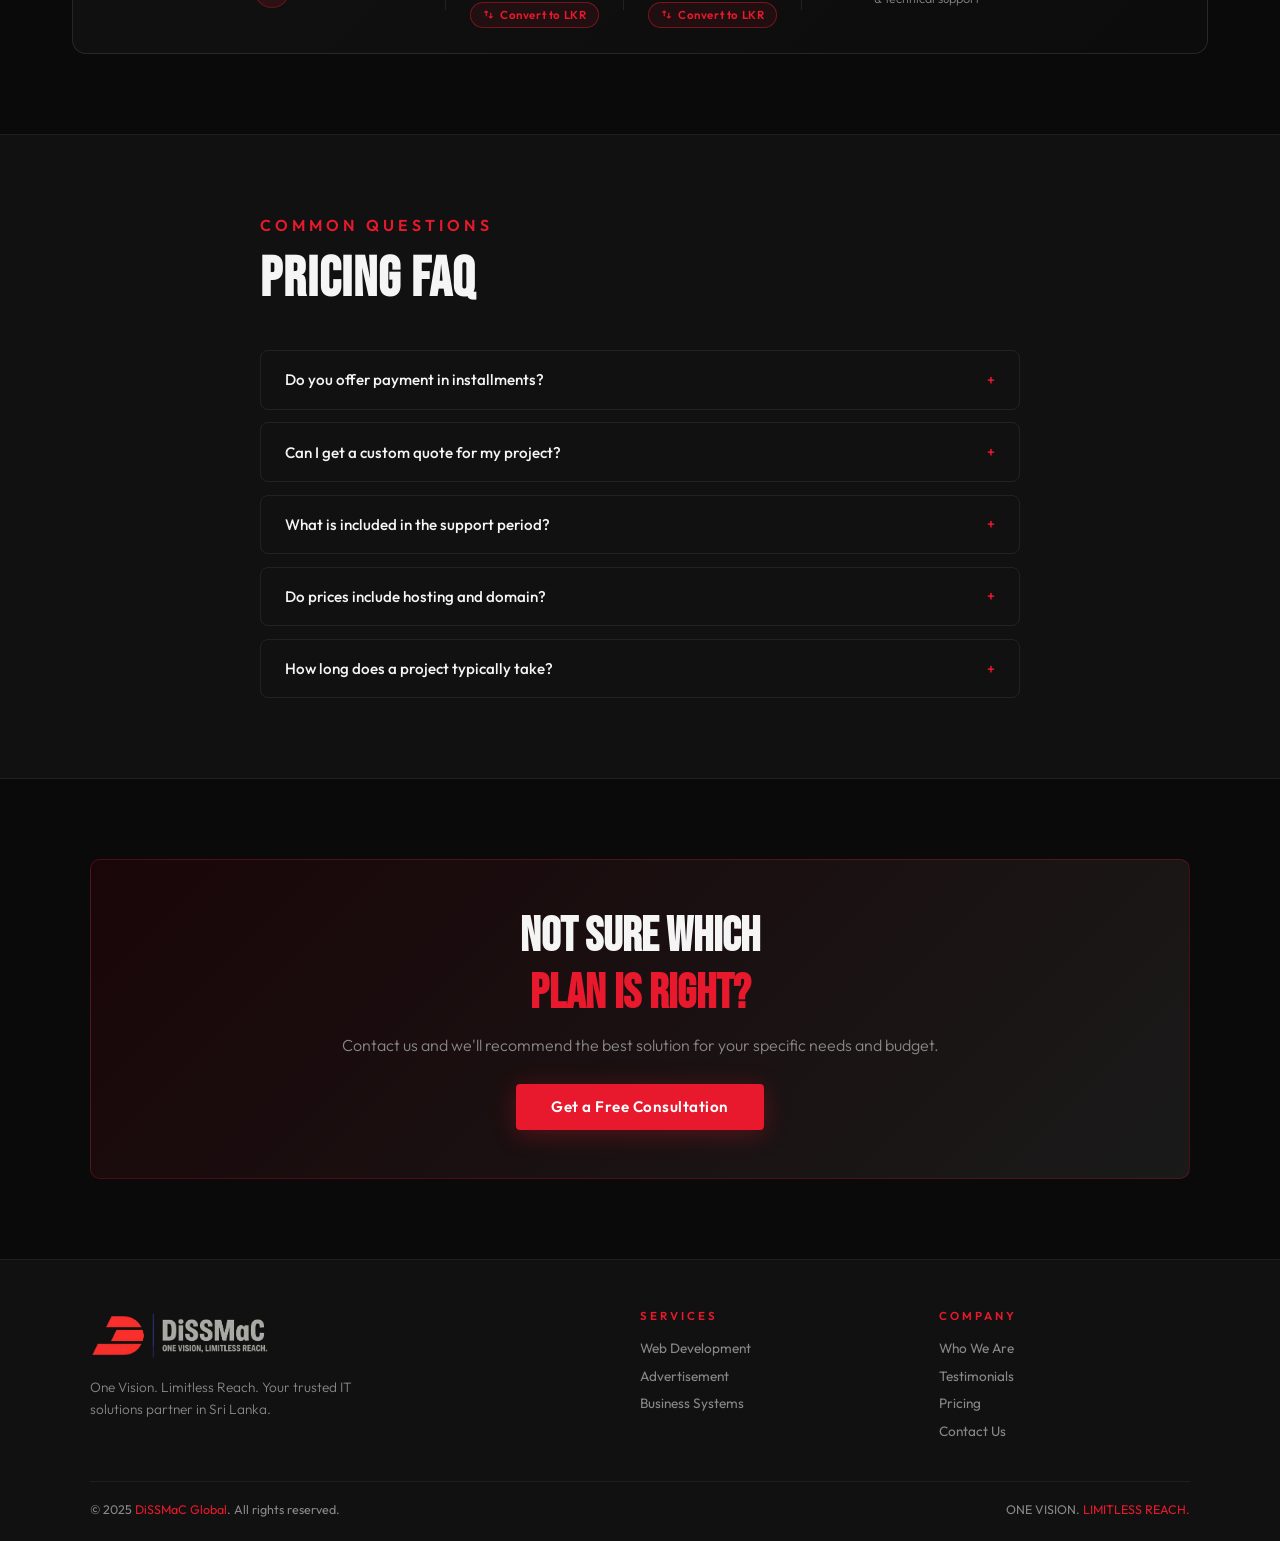
<file: pricing.html>
<!DOCTYPE html>
<html lang="en">
<head>
<meta charset="UTF-8"/><meta name="viewport" content="width=device-width,initial-scale=1.0"/>
<title>Pricing — DiSSMaC Global</title>
<link rel="stylesheet" href="shared.css"/>
<style>
.main-content{position:relative;z-index:1}
.pricing-section{padding:5rem 2rem;max-width:1200px;margin:0 auto}
.toggle-wrap{display:flex;align-items:center;gap:1rem;justify-content:center;margin-bottom:3.5rem}
.toggle-label{font-size:.88rem;color:var(--grey);font-weight:500}
.toggle-label.active{color:var(--white)}
.toggle-switch{width:52px;height:28px;background:var(--dark3);border:1px solid rgba(255,255,255,.1);border-radius:14px;cursor:pointer;position:relative;transition:background .3s}
.toggle-switch.on{background:var(--red)}
.toggle-knob{position:absolute;top:3px;left:3px;width:20px;height:20px;background:#fff;border-radius:50%;transition:transform .3s}
.toggle-switch.on .toggle-knob{transform:translateX(24px)}
.save-badge{background:rgba(232,25,44,.15);border:1px solid rgba(232,25,44,.3);color:var(--red);font-size:.72rem;padding:.2rem .6rem;border-radius:10px;letter-spacing:.5px}

.plans-grid{display:grid;grid-template-columns:repeat(auto-fit,minmax(280px,1fr));gap:1.5rem}
.plan-card{background:var(--dark2);border:1px solid rgba(255,255,255,.08);border-radius:12px;padding:2.2rem;position:relative;transition:transform .3s,border-color .3s,box-shadow .3s}
.plan-card:hover{transform:translateY(-6px);box-shadow:0 16px 48px rgba(0,0,0,.4)}
.plan-card.popular{border-color:rgba(232,25,44,.4);box-shadow:0 0 0 1px rgba(232,25,44,.15)}
.popular-badge{position:absolute;top:-14px;left:50%;transform:translateX(-50%);background:var(--red);color:#fff;font-size:.72rem;font-weight:700;letter-spacing:2px;padding:.35rem 1.2rem;border-radius:20px;white-space:nowrap}
.plan-name{font-family:var(--font-head);font-size:1.6rem;letter-spacing:1px;color:var(--white);margin-bottom:.4rem}
.plan-desc{font-size:.82rem;color:var(--grey);margin-bottom:1.5rem;font-weight:300;line-height:1.5}
.plan-price{font-family:var(--font-head);font-size:3rem;color:var(--white);line-height:1}
.plan-price .currency{font-size:1.2rem;vertical-align:top;margin-top:.4rem;display:inline-block;color:var(--grey)}
.plan-price .period{font-family:var(--font-body);font-size:.8rem;color:var(--grey);font-weight:300}
.plan-divider{height:1px;background:rgba(255,255,255,.07);margin:1.5rem 0}
.plan-features{list-style:none;display:flex;flex-direction:column;gap:.7rem;margin-bottom:2rem}
.plan-features li{font-size:.87rem;color:var(--light);display:flex;gap:.7rem;align-items:flex-start;line-height:1.4}
.plan-features li span:first-child{flex-shrink:0;font-size:.9rem}
.plan-features li.no{color:var(--grey)}
.plan-features li.no span:first-child{opacity:.4}

.service-tabs{display:flex;gap:.6rem;flex-wrap:wrap;justify-content:center;margin-bottom:3rem}
.tab-btn{background:var(--dark2);border:1px solid rgba(255,255,255,.1);color:var(--grey);padding:.55rem 1.4rem;border-radius:6px;font-size:.88rem;cursor:pointer;transition:all .2s;font-family:var(--font-body)}
.tab-btn.active,.tab-btn:hover{background:rgba(232,25,44,.1);border-color:rgba(232,25,44,.4);color:var(--red)}

.faq-section{background:var(--dark2);border-top:1px solid rgba(255,255,255,.06);border-bottom:1px solid rgba(255,255,255,.06);padding:5rem 2rem}
.faq-inner{max-width:760px;margin:0 auto}
.faq-list{margin-top:2.5rem;display:flex;flex-direction:column;gap:.8rem}
.faq-item{border:1px solid rgba(255,255,255,.07);border-radius:8px;overflow:hidden;transition:border-color .3s}
.faq-item.open{border-color:rgba(232,25,44,.25)}
.faq-q{padding:1.2rem 1.5rem;display:flex;justify-content:space-between;align-items:center;cursor:pointer;font-size:.95rem;color:var(--white);font-weight:500;user-select:none}
.faq-q .faq-icon{font-size:.9rem;color:var(--red);transition:transform .3s;flex-shrink:0}
.faq-item.open .faq-icon{transform:rotate(45deg)}
.faq-a{max-height:0;overflow:hidden;transition:max-height .35s ease}
.faq-item.open .faq-a{max-height:200px}
.faq-a p{padding:0 1.5rem 1.2rem;font-size:.88rem;color:var(--grey);line-height:1.7;font-weight:300}

.cta-strip{margin:5rem 2rem;max-width:1100px;margin-left:auto;margin-right:auto;background:linear-gradient(135deg,#1a0608,#1a1a1a);border:1px solid rgba(232,25,44,.25);border-radius:10px;padding:3rem 2rem;text-align:center}
.cta-strip h2{font-family:var(--font-head);font-size:clamp(1.8rem,4vw,3rem);color:var(--white);margin-bottom:.8rem}
.cta-strip p{color:var(--grey);margin-bottom:1.8rem;font-weight:300}
.btn-row{display:flex;gap:1rem;justify-content:center;flex-wrap:wrap}

/* Currency toggle */
.plan-price{transition:opacity .2s}
.plan-price.converting{opacity:.4;transform:scale(.97);transition:all .15s}
.currency-pill{display:inline-flex;align-items:center;gap:.35rem;margin-top:.55rem;padding:.28rem .75rem;border-radius:20px;font-size:.72rem;font-weight:600;letter-spacing:.6px;cursor:pointer;border:1px solid rgba(232,25,44,.45);color:var(--red);background:rgba(232,25,44,.08);transition:all .22s;user-select:none;font-family:var(--font-body)}
.currency-pill:hover{background:rgba(232,25,44,.18);border-color:rgba(232,25,44,.7);transform:translateY(-1px)}
.currency-pill svg{width:11px;height:11px;flex-shrink:0}
.currency-pill.lkr-active{background:rgba(232,25,44,.15);border-color:var(--red);color:#fff}
.rate-bar{display:flex;align-items:center;justify-content:center;gap:.5rem;background:rgba(232,25,44,.07);border:1px solid rgba(232,25,44,.2);border-radius:8px;padding:.5rem 1.2rem;margin-bottom:2rem;font-size:.8rem;color:var(--grey);flex-wrap:wrap}
.rate-bar strong{color:var(--white)}
.rate-dot{width:7px;height:7px;border-radius:50%;background:var(--red);animation:pulse 2s infinite}
@keyframes pulse{0%,100%{opacity:1}50%{opacity:.3}}
</style>
</head>
<body>
<div id="sidebar-overlay" onclick="closeSidebar()"></div>
<nav id="sidebar">
  <div class="sidebar-header"><div class="sidebar-logo">Di<span>SS</span>MaC</div><button id="close-btn" onclick="closeSidebar()">✕</button></div>
  <ul class="nav-list">
    <li><a href="index.html" class="nav-link"><span>🏠 Home</span></a></li>
    <li><a href="who-we-are.html" class="nav-link"><span>👥 Who We Are</span></a></li>
    <div class="nav-divider"></div>
    <li>
      <div class="nav-link" onclick="toggleServices(this)"><span>⚙️ Services</span><span class="arrow">›</span></div>
      <ul class="sub-menu" id="services-sub">
        <li><a href="web-development.html">🌐 Website Design & Development</a></li>
        <li><a href="advertisement.html">📢 Advertisement Creation</a></li>
        <li><a href="business-systems.html">🖥️ Business System Creation</a></li>
      </ul>
    </li>
    <div class="nav-divider"></div>
    <li><a href="testimonials.html" class="nav-link"><span>⭐ Testimonials</span></a></li>
    <li><a href="pricing.html" class="nav-link active"><span>💰 Pricing</span></a></li>
    <li><a href="contact.html" class="nav-link"><span>📩 Contact Us</span></a></li>
  </ul>
  <div class="sidebar-foot"><p>One Vision. Limitless Reach.</p>
  <p style="font-size:.75rem; color:var(--grey);">📞 076 - 4858230</p></div>
</nav>
<header id="topbar">
  <button id="hamburger" onclick="toggleSidebar()"><span></span><span></span><span></span></button>
  <a href="index.html" class="topbar-logo"><img width="190vw" height="55vh" margin-top="190vh" src="sslog.png"></a>
  <a href="contact.html" class="topbar-cta">Get a Quote</a>
</header>

<div class="main-content">
  <section class="page-hero">
    <div class="page-hero-inner">
      <div class="page-label">Transparent Pricing</div>
      <h1 class="page-title">SIMPLE &<br><span class="r">FAIR PRICING</span></h1>
      <p class="page-subtitle">No hidden fees. No surprises. Choose a plan that fits your business or contact us for a custom quote.</p>
    </div>
  </section>

  <section class="pricing-section">
    <!-- Service Tabs -->
    <div class="service-tabs">
      <button class="tab-btn active" onclick="switchTab('web',this)">🌐 Web Development</button>
      <button class="tab-btn" onclick="switchTab('ads',this)">📢 Advertising</button>
      <button class="tab-btn" onclick="switchTab('sys',this)">🖥️ Business Systems</button>
    </div>


    <!-- Live Rate Bar -->
    <div class="rate-bar" id="rate-bar">
      <div class="rate-dot"></div>
      <span id="rate-text">Fetching live USD → LKR rate…</span>
    </div>

    <!-- WEB PLANS -->
    <div id="web-note" style="grid-column:1/-1;background:linear-gradient(135deg,rgba(232,25,44,.15),rgba(232,25,44,.05));border:2px solid rgba(232,25,44,.45);border-radius:14px;padding:1.6rem 2rem;text-align:center;margin-bottom:2rem">
      <div style="font-size:1.3rem;margin-bottom:.35rem">💡</div>
      <div style="font-family:var(--font-head);font-size:1.15rem;color:var(--white);letter-spacing:1px;margin-bottom:.4rem">CUSTOM PACKAGES ARE <span style="color:var(--red)">FULLY NEGOTIABLE</span></div>
      <div style="color:var(--grey);font-size:.88rem;font-weight:300;max-width:580px;margin:0 auto">Pricing is flexible and negotiable, <strong style="color:var(--white)">starting from $40</strong> depending on your requirements — page count and features can be adjusted to fit your budget.</div>
    </div>
    <div id="tab-web" class="plans-grid">
      <div class="plan-card">
        <div class="plan-name">Basic Package</div>
        <div class="plan-desc">Perfect for small businesses needing a clean, mobile-friendly presence online.</div>
        <div class="plan-price" data-usd="110"><span class="currency">$</span><span id="web-s-price">110</span></div>
        <div class="currency-pill" data-pill="110" onclick="togglePrice(this)"><svg viewBox="0 0 24 24" fill="none" stroke="currentColor" stroke-width="2.5"><path d="M7 16V4m0 0L3 8m4-4l4 4M17 8v12m0 0l4-4m-4 4l-4-4"/></svg><span>Convert to LKR</span></div>
        <div class="plan-divider"></div>
        <ul class="plan-features">
          <li><span>✅</span><span>Up to 8 web pages</span></li>
          <li><span>✅</span><span>Clean, responsive design</span></li>
          <li><span>✅</span><span>Mobile-friendly layout</span></li>
          <li><span>✅</span><span>Perfect for small businesses</span></li>
          <li><span>✅</span><span>Contact form</span></li>
          <li class="no"><span>❌</span><span>Integrated chatbot</span></li>
          <li class="no"><span>❌</span><span>Performance optimization</span></li>
        </ul>
        <a href="contact.html" class="btn-outline" style="width:100%;text-align:center;display:block">Get Started</a>
      </div>
      <div class="plan-card">
        <div class="plan-name">Advanced Package</div>
        <div class="plan-desc">High-quality, modern website with performance optimization and integrated chatbot.</div>
        <div class="plan-price" data-usd="160"><span class="currency">$</span><span id="web-b-price">160</span></div>
        <div class="currency-pill" data-pill="160" onclick="togglePrice(this)"><svg viewBox="0 0 24 24" fill="none" stroke="currentColor" stroke-width="2.5"><path d="M7 16V4m0 0L3 8m4-4l4 4M17 8v12m0 0l4-4m-4 4l-4-4"/></svg><span>Convert to LKR</span></div>
        <div class="plan-divider"></div>
        <ul class="plan-features">
          <li><span>✅</span><span>Up to 12 web pages</span></li>
          <li><span>✅</span><span>High-quality, modern design</span></li>
          <li><span>✅</span><span>Performance optimized</span></li>
          <li><span>✅</span><span>Integrated chatbot for customer interaction</span></li>
          <li><span>✅</span><span>Mobile-friendly layout</span></li>
          <li><span>✅</span><span>Social media integration</span></li>
          <li class="no"><span>❌</span><span>E-commerce / online store</span></li>
        </ul>
        <a href="contact.html" class="btn-primary" style="width:100%;text-align:center;display:block">Get Started</a>
      </div>
    </div>

    <!-- Maintenance Cost Banner -->
    <div id="maint-banner" style="margin-top:1.8rem;background:linear-gradient(135deg,rgba(255,255,255,.03),rgba(255,255,255,.01));border:1px solid rgba(255,255,255,.1);border-radius:14px;padding:1.6rem 2rem;display:flex;flex-wrap:wrap;align-items:center;justify-content:center;gap:1.5rem">
      <div style="display:flex;align-items:center;gap:.7rem;flex-shrink:0">
        <div style="width:36px;height:36px;border-radius:50%;background:rgba(232,25,44,.12);border:1px solid rgba(232,25,44,.3);display:flex;align-items:center;justify-content:center;font-size:1rem">🛠️</div>
        <div style="font-family:var(--font-head);font-size:.95rem;letter-spacing:.5px;color:var(--white)">MAINTENANCE & HOSTING</div>
      </div>
      <div style="width:1px;height:40px;background:rgba(255,255,255,.08);flex-shrink:0"></div>
      <!-- 1st Year -->
      <div style="text-align:center">
        <div style="font-size:.7rem;color:var(--grey);letter-spacing:1px;text-transform:uppercase;margin-bottom:.2rem">1st Year</div>
        <div style="font-family:var(--font-head);font-size:1.6rem;color:var(--white);line-height:1"><span id="my1-curr" style="font-size:.85rem;color:var(--grey);vertical-align:top;margin-top:.2rem;display:inline-block">$</span><span id="my1-num">6</span><span style="font-family:var(--font-body);font-size:.75rem;color:var(--grey);font-weight:300">/mo</span></div>
        <div class="currency-pill" data-pill="6" data-price-id="my1" onclick="togglePrice(this)" style="margin-top:.4rem;justify-content:center"><svg viewBox="0 0 24 24" fill="none" stroke="currentColor" stroke-width="2.5"><path d="M7 16V4m0 0L3 8m4-4l4 4M17 8v12m0 0l4-4m-4 4l-4-4"/></svg><span>Convert to LKR</span></div>
      </div>
      <div style="width:1px;height:40px;background:rgba(255,255,255,.08);flex-shrink:0"></div>
      <!-- After 1st Year -->
      <div style="text-align:center">
        <div style="font-size:.7rem;color:var(--grey);letter-spacing:1px;text-transform:uppercase;margin-bottom:.2rem">After 1st Year</div>
        <div style="font-family:var(--font-head);font-size:1.6rem;color:var(--white);line-height:1"><span id="my2-curr" style="font-size:.85rem;color:var(--grey);vertical-align:top;margin-top:.2rem;display:inline-block">$</span><span id="my2-num">10</span><span style="font-family:var(--font-body);font-size:.75rem;color:var(--grey);font-weight:300">/mo</span></div>
        <div class="currency-pill" data-pill="10" data-price-id="my2" onclick="togglePrice(this)" style="margin-top:.4rem;justify-content:center"><svg viewBox="0 0 24 24" fill="none" stroke="currentColor" stroke-width="2.5"><path d="M7 16V4m0 0L3 8m4-4l4 4M17 8v12m0 0l4-4m-4 4l-4-4"/></svg><span>Convert to LKR</span></div>
      </div>
      <div style="width:1px;height:40px;background:rgba(255,255,255,.08);flex-shrink:0"></div>
      <div style="font-size:.78rem;color:var(--grey);font-weight:300;max-width:200px;line-height:1.5;text-align:center">Includes hosting, uptime monitoring & technical support</div>
    </div>

    <!-- ADS NOTE -->
    <div style="text-align:center;margin-bottom:1.5rem;color:var(--grey);font-size:.88rem;font-weight:300;display:none" id="ads-note">👉 <span style="color:var(--white)">Prices are flexible</span> depending on complexity and quantity</div>

    <!-- ADS PLANS -->
    <div id="tab-ads" class="plans-grid" style="display:none">
      <div class="plan-card">
        <div class="plan-name">Ad Post Design</div>
        <div class="plan-desc">Eye-catching ad post designs to grab attention on any platform.</div>
        <div class="plan-price" data-usd="2"><span class="currency">$</span><span>2</span><span class="period"> per post</span></div>
        <div class="currency-pill" data-pill="2" onclick="togglePrice(this)"><svg viewBox="0 0 24 24" fill="none" stroke="currentColor" stroke-width="2.5"><path d="M7 16V4m0 0L3 8m4-4l4 4M17 8v12m0 0l4-4m-4 4l-4-4"/></svg><span>Convert to LKR</span></div>
        <div class="plan-divider"></div>
        <ul class="plan-features">
          <li><span>✅</span><span>Social media ready formats</span></li>
          <li><span>✅</span><span>Custom branding</span></li>
          <li><span>✅</span><span>FB, IG, WhatsApp & more</span></li>
          <li><span>✅</span><span>Fast turnaround</span></li>
          <li class="no"><span>❌</span><span>Video content</span></li>
          <li class="no"><span>❌</span><span>Animation</span></li>
        </ul>
        <a href="contact.html" class="btn-outline" style="width:100%;text-align:center;display:block">Get Started</a>
      </div>
      <div class="plan-card">
        <div class="plan-name">10-Second Ad Video</div>
        <div class="plan-desc">Short, punchy video ads perfect for Instagram Reels, TikTok and Facebook Stories.</div>
        <div class="plan-price" data-usd="5"><span class="currency">$</span><span>5</span><span class="period"> per video</span></div>
        <div class="currency-pill" data-pill="5" onclick="togglePrice(this)"><svg viewBox="0 0 24 24" fill="none" stroke="currentColor" stroke-width="2.5"><path d="M7 16V4m0 0L3 8m4-4l4 4M17 8v12m0 0l4-4m-4 4l-4-4"/></svg><span>Convert to LKR</span></div>
        <div class="plan-divider"></div>
        <ul class="plan-features">
          <li><span>✅</span><span>10-second video ad</span></li>
          <li><span>✅</span><span>Custom branding & text</span></li>
          <li><span>✅</span><span>Background music</span></li>
          <li><span>✅</span><span>Platform-optimized format</span></li>
          <li><span>✅</span><span>Suitable for FB, IG, TikTok</span></li>
          <li><span>✅</span><span>High engagement format</span></li>
        </ul>
        <a href="contact.html" class="btn-primary" style="width:100%;text-align:center;display:block">Get Started</a>
      </div>
      <div class="plan-card">
        <div class="plan-name">20-Second Ad Video</div>
        <div class="plan-desc">Longer video ads with more detail — ideal for storytelling and product showcases.</div>
        <div class="plan-price" data-usd="9"><span class="currency">$</span><span>9</span><span class="period"> per video</span></div>
        <div class="currency-pill" data-pill="9" onclick="togglePrice(this)"><svg viewBox="0 0 24 24" fill="none" stroke="currentColor" stroke-width="2.5"><path d="M7 16V4m0 0L3 8m4-4l4 4M17 8v12m0 0l4-4m-4 4l-4-4"/></svg><span>Convert to LKR</span></div>
        <div class="plan-divider"></div>
        <ul class="plan-features">
          <li><span>✅</span><span>20-second video ad</span></li>
          <li><span>✅</span><span>Custom branding & text overlays</span></li>
          <li><span>✅</span><span>Background music & transitions</span></li>
          <li><span>✅</span><span>Product/service showcase ready</span></li>
          <li><span>✅</span><span>All major platform formats</span></li>
          <li><span>✅</span><span>Prices flexible by complexity & quantity</span></li>
        </ul>
        <a href="contact.html" class="btn-outline" style="width:100%;text-align:center;display:block">Get Started</a>
      </div>
    </div>

    <!-- SYSTEMS PLANS -->
    <div id="tab-sys" class="plans-grid" style="display:none">
      <!-- Negotiable Pricing Banner -->
      <div style="grid-column:1/-1;background:linear-gradient(135deg,rgba(232,25,44,.18),rgba(232,25,44,.06));border:2px solid rgba(232,25,44,.5);border-radius:14px;padding:2.5rem 2rem;text-align:center">
        <div style="font-size:1.8rem;margin-bottom:.5rem">⚙️ 💡</div>
        <div style="font-family:var(--font-head);font-size:1.4rem;color:var(--white);letter-spacing:1px;margin-bottom:.6rem">PRICING IS <span style="color:var(--red)">FULLY NEGOTIABLE</span></div>
        <div style="color:var(--grey);font-size:.92rem;font-weight:300;max-width:580px;margin:0 auto 1.4rem">All custom business system pricing is based on your requirements and complexity. <strong style="color:var(--white)">Contact us and we'll work out a price that fits your budget.</strong></div>
        <a href="contact.html" class="btn-primary" style="display:inline-block">Get a Custom Quote</a>
      </div>
    </div>
  </section>

  <!-- FAQ -->
  <section class="faq-section">
    <div class="faq-inner">
      <p class="section-label">Common Questions</p>
      <h2 class="section-title">Pricing FAQ</h2>
      <div class="faq-list">
        <div class="faq-item">
          <div class="faq-q" onclick="toggleFaq(this)"><span>Do you offer payment in installments?</span><span class="faq-icon">+</span></div>
          <div class="faq-a"><p>Yes! For projects over LKR 50,000, we offer flexible payment plans — typically 50% upfront and 50% on delivery. Contact us to discuss your preferred arrangement.</p></div>
        </div>
        <div class="faq-item">
          <div class="faq-q" onclick="toggleFaq(this)"><span>Can I get a custom quote for my project?</span><span class="faq-icon">+</span></div>
          <div class="faq-a"><p>Absolutely! Every business is unique. Contact us through our Contact page with your project details and we'll prepare a custom quote within 24 hours.</p></div>
        </div>
        <div class="faq-item">
          <div class="faq-q" onclick="toggleFaq(this)"><span>What is included in the support period?</span><span class="faq-icon">+</span></div>
          <div class="faq-a"><p>Support includes bug fixes, minor content updates, technical assistance, and guidance. Major feature additions after launch may be quoted separately.</p></div>
        </div>
        <div class="faq-item">
          <div class="faq-q" onclick="toggleFaq(this)"><span>Do prices include hosting and domain?</span><span class="faq-icon">+</span></div>
          <div class="faq-a"><p>Our development prices do not include hosting and domain costs. However, we can recommend the best affordable options and assist with the full setup process.</p></div>
        </div>
        <div class="faq-item">
          <div class="faq-q" onclick="toggleFaq(this)"><span>How long does a project typically take?</span><span class="faq-icon">+</span></div>
          <div class="faq-a"><p>Starter websites take 1–2 weeks, Business sites take 2–4 weeks, and E-commerce or System projects typically take 4–8 weeks depending on complexity.</p></div>
        </div>
      </div>
    </div>
  </section>

  <div class="cta-strip">
    <h2>Not Sure Which<br><span style="color:var(--red)">Plan is Right?</span></h2>
    <p>Contact us and we'll recommend the best solution for your specific needs and budget.</p>
    <div class="btn-row">
      <a href="contact.html" class="btn-primary">Get a Free Consultation</a>
    </div>
  </div>
</div>

<footer>
  <div class="footer-inner">
    <div class="footer-brand"><div class="brand-name"><img width="180vw" height="55vh" src="sslog.png"></div><p>One Vision. Limitless Reach. Your trusted IT solutions partner in Sri Lanka.</p></div>
    <div class="footer-col"><h4>Services</h4><ul><li><a href="web-development.html">Web Development</a></li><li><a href="advertisement.html">Advertisement</a></li><li><a href="business-systems.html">Business Systems</a></li></ul></div>
    <div class="footer-col"><h4>Company</h4><ul><li><a href="who-we-are.html">Who We Are</a></li><li><a href="testimonials.html">Testimonials</a></li><li><a href="pricing.html">Pricing</a></li><li><a href="contact.html">Contact Us</a></li></ul></div>
  </div>
  <div class="footer-bottom"><p>© 2025 <span class="r">DiSSMaC Global</span>. All rights reserved.</p><p>ONE VISION. <span class="r">LIMITLESS REACH.</span></p></div>
</footer>
<script>
function toggleSidebar(){document.getElementById('sidebar').classList.toggle('open');document.getElementById('sidebar-overlay').classList.toggle('active');document.getElementById('hamburger').classList.toggle('open')}
function closeSidebar(){document.getElementById('sidebar').classList.remove('open');document.getElementById('sidebar-overlay').classList.remove('active');document.getElementById('hamburger').classList.remove('open')}
function toggleServices(el){document.getElementById('services-sub').classList.toggle('open');el.classList.toggle('active-parent')}
window.addEventListener('scroll',()=>document.getElementById('topbar').classList.toggle('scrolled',window.scrollY>40));


let activeTab='web';
function switchTab(tab,btn){
  document.querySelectorAll('.tab-btn').forEach(b=>b.classList.remove('active'));
  btn.classList.add('active');
  document.getElementById('tab-web').style.display='none';
  document.getElementById('tab-ads').style.display='none';
  document.getElementById('tab-sys').style.display='none';
  document.getElementById('web-note').style.display='none';
  document.getElementById('ads-note').style.display='none';
  document.getElementById('maint-banner').style.display='none';
  document.getElementById('tab-'+tab).style.display='grid';
  if(tab==='web'){
    document.getElementById('web-note').style.display='block';
    document.getElementById('maint-banner').style.display='flex';
  }
  if(tab==='ads') document.getElementById('ads-note').style.display='block';
  activeTab=tab;
}

function toggleFaq(el){
  const item=el.parentElement;
  item.classList.toggle('open');
}
// ── Live USD→LKR Currency Converter ─────────────────────────────
let liveRate = null;

async function fetchRate() {
  try {
    const res = await fetch('https://api.exchangerate-api.com/v4/latest/USD');
    const data = await res.json();
    liveRate = data.rates.LKR;
    const t = new Date().toLocaleTimeString('en-US',{hour:'2-digit',minute:'2-digit'});
    document.getElementById('rate-text').innerHTML =
      `Live rate: <strong>1 USD = ${liveRate.toFixed(2)} LKR</strong> &nbsp;·&nbsp; Updated ${t}`;
  } catch(e) {
    liveRate = 300;
    document.getElementById('rate-text').innerHTML =
      `Rate: <strong>1 USD ≈ ${liveRate} LKR</strong> <span style="font-size:.7rem;opacity:.4">(offline estimate)</span>`;
  }
}

function togglePrice(pill) {
  if (!liveRate) return;
  const usd = parseFloat(pill.dataset.pill);
  const isLKR = pill.dataset.currency === 'lkr';
  const labelEl = pill.querySelector('span');
  const priceId = pill.dataset.priceId;

  let currSpan, numSpan, flashEl;

  if (priceId) {
    // Maintenance pills — use explicit IDs
    currSpan = document.getElementById(priceId + '-curr');
    numSpan  = document.getElementById(priceId + '-num');
    flashEl  = currSpan ? currSpan.parentElement : null;
  } else {
    // Card pills — price is the previousElementSibling
    const priceEl = pill.previousElementSibling;
    currSpan = priceEl.querySelector('.currency');
    numSpan  = priceEl.querySelector('span:not(.currency):not(.period)');
    flashEl  = priceEl;
  }

  if (flashEl) { flashEl.style.opacity='.4'; setTimeout(()=>flashEl.style.opacity='',150); }

  if (isLKR) {
    pill.dataset.currency = 'usd';
    pill.classList.remove('lkr-active');
    labelEl.textContent = 'Convert to LKR';
    if (currSpan) { currSpan.textContent='$'; currSpan.style.fontSize=''; }
    if (numSpan)  numSpan.textContent = Number.isInteger(usd) ? usd : usd.toFixed(2);
  } else {
    pill.dataset.currency = 'lkr';
    pill.classList.add('lkr-active');
    labelEl.textContent = 'Back to USD';
    const lkr = Math.round(usd * liveRate);
    if (currSpan) { currSpan.textContent='LKR '; currSpan.style.fontSize='1rem'; }
    if (numSpan)  numSpan.textContent = lkr.toLocaleString();
  }
}

fetchRate();
setInterval(fetchRate, 10 * 60 * 1000);
// ────────────────────────────────────────────────────────────────
</script>
</body>
</html>
</file>
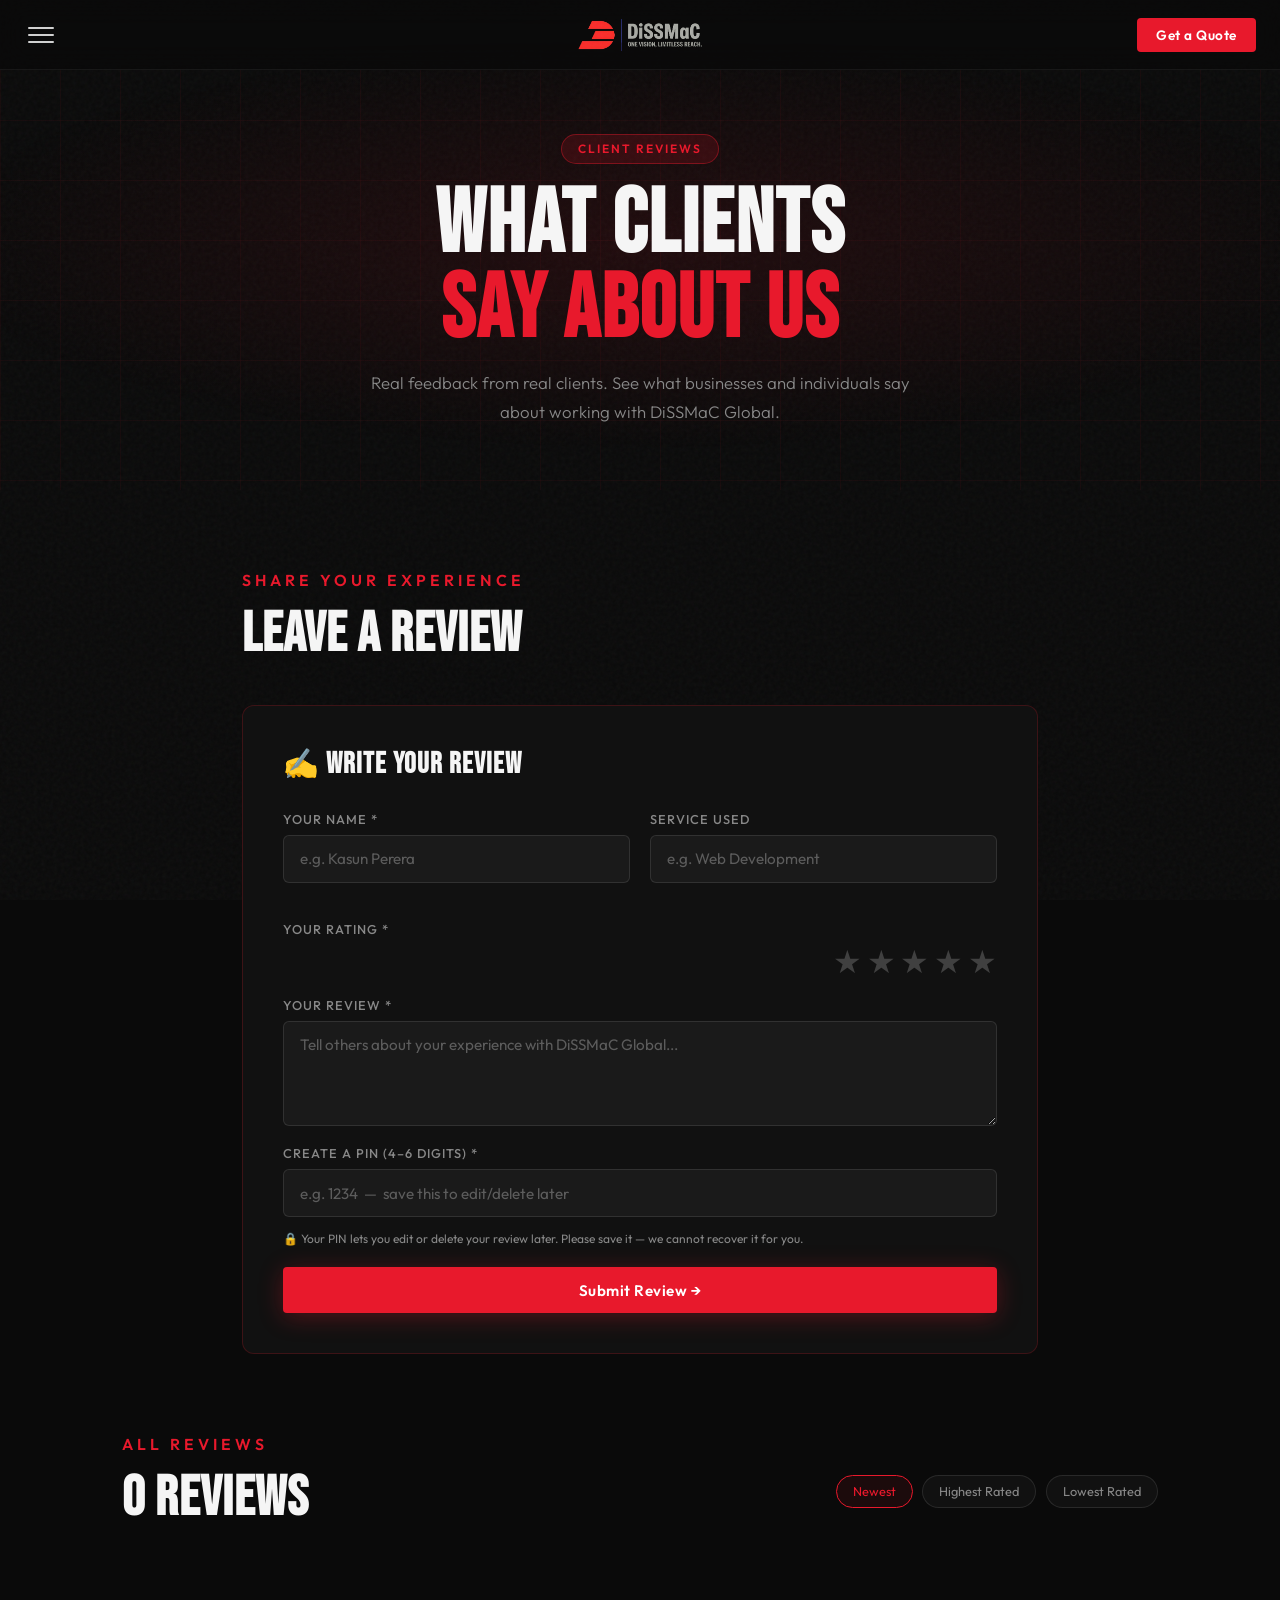
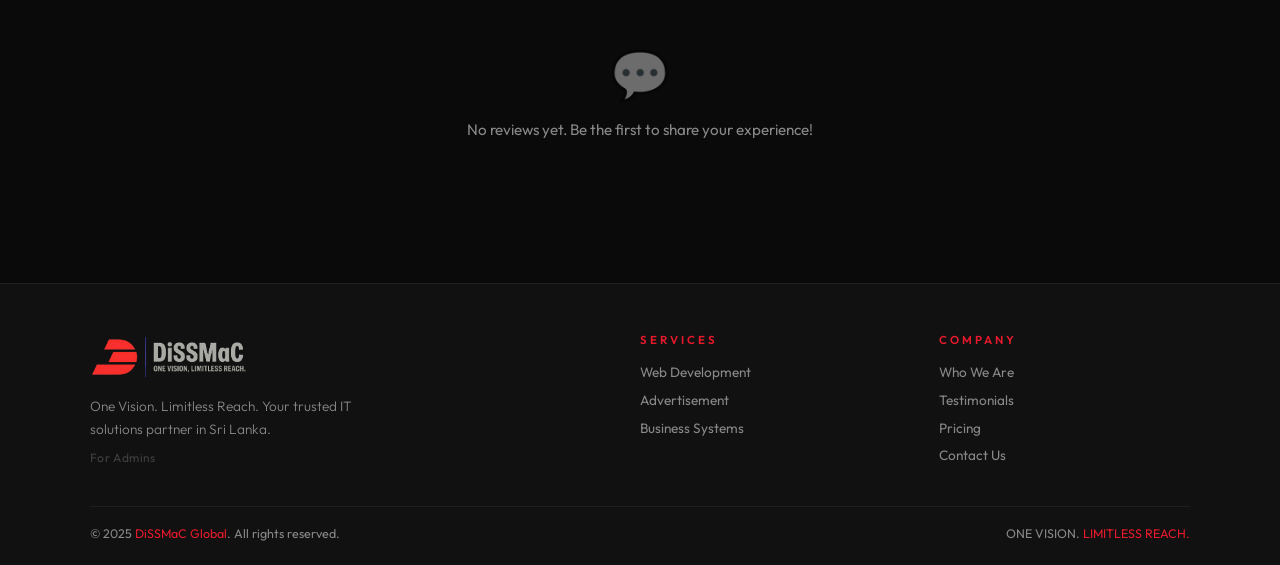
<file: testimonials.html>
<!DOCTYPE html>
<html lang="en">
<head>
<meta charset="UTF-8"/><meta name="viewport" content="width=device-width,initial-scale=1.0"/>
<title>Testimonials — DiSSMaC Global</title>
<link rel="stylesheet" href="shared.css"/>
<style>
.main-content{position:relative;z-index:1}

/* ── REVIEW FORM ── */
.review-section{padding:5rem 2rem;max-width:860px;margin:0 auto}
.form-card{background:var(--dark2);border:1px solid rgba(232,25,44,.2);border-radius:12px;padding:2.5rem;margin-top:2.5rem}
.form-card h3{font-family:var(--font-head);font-size:1.8rem;letter-spacing:1px;color:var(--white);margin-bottom:1.8rem}
.form-row{display:grid;grid-template-columns:1fr 1fr;gap:1.2rem;margin-bottom:1.2rem}
@media(max-width:560px){.form-row{grid-template-columns:1fr}}
.form-group{display:flex;flex-direction:column;gap:.5rem;margin-bottom:1.2rem}
.form-group label{font-size:.8rem;color:var(--grey);letter-spacing:1px;text-transform:uppercase;font-weight:500}
.form-group input,.form-group textarea{background:var(--dark3);border:1px solid rgba(255,255,255,.1);border-radius:6px;padding:.85rem 1rem;color:var(--white);font-family:var(--font-body);font-size:.95rem;transition:border-color .2s,box-shadow .2s;resize:vertical}
.form-group input:focus,.form-group textarea:focus{outline:none;border-color:var(--red);box-shadow:0 0 0 3px rgba(232,25,44,.1)}
.form-group input::placeholder,.form-group textarea::placeholder{color:rgba(136,136,136,.6)}

/* STAR RATING INPUT */
.star-label{font-size:.8rem;color:var(--grey);letter-spacing:1px;text-transform:uppercase;font-weight:500;margin-bottom:.5rem;display:block}
.star-input{display:flex;flex-direction:row-reverse;gap:.3rem;margin-bottom:1.2rem}
.star-input input{display:none}
.star-input label{font-size:2rem;color:rgba(255,255,255,.2);cursor:pointer;transition:color .15s,transform .15s;line-height:1}
.star-input label:hover,.star-input label:hover~label,
.star-input input:checked~label{color:#fbbf24;transform:scale(1.15)}

/* PIN note */
.pin-note{font-size:.75rem;color:var(--grey);margin-top:.3rem;line-height:1.5}

/* ── REVIEWS LIST ── */
.reviews-section{padding:0 2rem 5rem;max-width:1100px;margin:0 auto}
.reviews-header{display:flex;align-items:center;justify-content:space-between;flex-wrap:wrap;gap:1rem;margin-bottom:2rem}
.sort-controls{display:flex;gap:.6rem;flex-wrap:wrap}
.sort-btn{background:var(--dark2);border:1px solid rgba(255,255,255,.1);color:var(--grey);padding:.45rem 1rem;border-radius:20px;font-size:.8rem;cursor:pointer;transition:all .2s;font-family:var(--font-body)}
.sort-btn.active,.sort-btn:hover{border-color:var(--red);color:var(--red);background:rgba(232,25,44,.08)}

.reviews-grid{display:grid;grid-template-columns:repeat(auto-fill,minmax(300px,1fr));gap:1.5rem}
.review-card{background:var(--dark2);border:1px solid rgba(255,255,255,.07);border-radius:10px;padding:1.8rem;position:relative;transition:transform .3s,border-color .3s,box-shadow .3s;animation:fadeUp .5s both}
.review-card:hover{transform:translateY(-4px);border-color:rgba(232,25,44,.2);box-shadow:0 10px 32px rgba(0,0,0,.35)}
.review-stars{display:flex;gap:3px;margin-bottom:.8rem}
.review-stars span{font-size:1.1rem;line-height:1}
.review-text{font-size:.9rem;color:var(--light);line-height:1.7;font-weight:300;margin-bottom:1.2rem;font-style:italic}
.review-author{display:flex;align-items:center;gap:.8rem}
.author-avatar{width:40px;height:40px;border-radius:50%;background:linear-gradient(135deg,var(--red-dim),#1a1a2e);display:flex;align-items:center;justify-content:center;font-size:1rem;flex-shrink:0;font-weight:600;color:#fff;font-family:var(--font-head)}
.author-info .name{font-size:.9rem;font-weight:600;color:var(--white)}
.author-info .date{font-size:.75rem;color:var(--grey);margin-top:.1rem}
.review-actions{position:absolute;top:1rem;right:1rem;display:flex;gap:.4rem}
.action-btn{background:rgba(255,255,255,.06);border:none;color:var(--grey);padding:.3rem .6rem;border-radius:4px;font-size:.75rem;cursor:pointer;transition:all .2s;font-family:var(--font-body)}
.action-btn:hover{background:rgba(232,25,44,.15);color:var(--red)}
.action-btn.delete-btn:hover{background:rgba(232,25,44,.2)}

/* SUMMARY BAR */
.rating-summary{background:var(--dark2);border:1px solid rgba(255,255,255,.07);border-radius:10px;padding:2rem;margin-bottom:2.5rem;display:flex;gap:2.5rem;align-items:center;flex-wrap:wrap}
.big-rating{text-align:center;flex-shrink:0}
.big-num{font-family:var(--font-head);font-size:4rem;color:var(--white);line-height:1}
.big-stars{display:flex;gap:3px;justify-content:center;margin:.3rem 0}
.big-stars span{font-size:1.2rem}
.total-count{font-size:.75rem;color:var(--grey);letter-spacing:1px}
.rating-bars{flex:1;min-width:200px;display:flex;flex-direction:column;gap:.5rem}
.bar-row{display:flex;align-items:center;gap:.8rem;font-size:.8rem;color:var(--grey)}
.bar-row .bar-label{width:14px;text-align:right;flex-shrink:0}
.bar-track{flex:1;height:6px;background:rgba(255,255,255,.08);border-radius:3px;overflow:hidden}
.bar-fill{height:100%;background:linear-gradient(90deg,var(--red),#ff6b6b);border-radius:3px;transition:width .8s ease}
.bar-row .bar-count{width:20px;flex-shrink:0;text-align:right}

/* MODAL */
.modal-overlay{position:fixed;inset:0;background:rgba(0,0,0,.7);backdrop-filter:blur(6px);z-index:2000;display:flex;align-items:center;justify-content:center;padding:1rem;opacity:0;pointer-events:none;transition:opacity .3s}
.modal-overlay.open{opacity:1;pointer-events:all}
.modal{background:var(--dark2);border:1px solid rgba(232,25,44,.25);border-radius:12px;padding:2rem;width:100%;max-width:440px;animation:fadeUp .3s both}
.modal h3{font-family:var(--font-head);font-size:1.5rem;color:var(--white);margin-bottom:.5rem}
.modal p{font-size:.88rem;color:var(--grey);margin-bottom:1.5rem;line-height:1.5}
.modal-actions{display:flex;gap:.8rem;flex-wrap:wrap}
.modal input{width:100%;background:var(--dark3);border:1px solid rgba(255,255,255,.1);border-radius:6px;padding:.8rem 1rem;color:var(--white);font-family:var(--font-body);font-size:.95rem;margin-bottom:1rem;transition:border-color .2s;box-sizing:border-box}
.modal input:focus{outline:none;border-color:var(--red)}
.modal-err{font-size:.82rem;color:var(--red);margin-bottom:.8rem;display:none}
.modal-ok{font-size:.82rem;color:#4ade80;margin-bottom:.8rem;display:none}

/* ADMIN MODAL TABS */
.modal-tabs{display:flex;margin-bottom:1.8rem;border-radius:8px;overflow:hidden;border:1px solid rgba(255,255,255,.08)}
.modal-tab{flex:1;padding:.65rem;text-align:center;font-size:.82rem;cursor:pointer;color:var(--grey);background:var(--dark3);transition:all .2s;font-family:var(--font-body);border:none}
.modal-tab.active{background:rgba(232,25,44,.15);color:var(--red);font-weight:600}
.modal-tab-content{display:none}
.modal-tab-content.active{display:block}

/* ADMIN SESSION BAR */
.admin-session-bar{background:rgba(232,25,44,.08);border-bottom:1px solid rgba(232,25,44,.18);padding:.55rem 2rem;display:none;align-items:center;justify-content:space-between;font-size:.82rem;color:var(--grey);gap:1rem;flex-wrap:wrap;position:relative;z-index:50}
.admin-session-bar.visible{display:flex}
.admin-session-name{color:var(--white);font-weight:600}
.admin-logout-btn{background:rgba(232,25,44,.15);border:1px solid rgba(232,25,44,.3);color:var(--red);padding:.28rem .75rem;border-radius:4px;font-size:.75rem;cursor:pointer;font-family:var(--font-body);transition:all .2s}
.admin-logout-btn:hover{background:rgba(232,25,44,.28)}

/* EMPTY STATE */
.empty-state{text-align:center;padding:4rem 2rem;color:var(--grey)}
.empty-state .icon{font-size:3rem;margin-bottom:1rem;opacity:.4}
.empty-state p{font-size:.95rem}

/* TOAST */
.toast{position:fixed;bottom:2rem;right:2rem;background:var(--dark3);border:1px solid rgba(232,25,44,.4);color:var(--white);padding:1rem 1.5rem;border-radius:8px;font-size:.88rem;z-index:3000;animation:fadeUp .3s both;box-shadow:0 8px 24px rgba(0,0,0,.4)}
.toast.hidden{display:none}

/* ADMIN FOOTER LINK */
.admin-footer-link{display:inline-block;margin-top:.6rem;font-size:.75rem;color:rgba(136,136,136,.4);cursor:pointer;letter-spacing:.03em;transition:color .2s;background:none;border:none;font-family:inherit;padding:0}
.admin-footer-link:hover{color:var(--red)}
</style>
</head>
<body>

<!-- ADMIN SESSION BAR — only visible when an admin is logged in -->
<div class="admin-session-bar" id="admin-session-bar">
  <span>🛡️ Admin session active &mdash; <span class="admin-session-name" id="admin-session-name"></span></span>
  <button class="admin-logout-btn" onclick="adminLogout()">Log Out</button>
</div>

<div id="sidebar-overlay" onclick="closeSidebar()"></div>
<nav id="sidebar">
  <div class="sidebar-header"><div class="sidebar-logo">Di<span>SS</span>MaC</div><button id="close-btn" onclick="closeSidebar()">✕</button></div>
  <ul class="nav-list">
    <li><a href="index.html" class="nav-link"><span>🏠 Home</span></a></li>
    <li><a href="who-we-are.html" class="nav-link"><span>👥 Who We Are</span></a></li>
    <div class="nav-divider"></div>
    <li>
      <div class="nav-link" onclick="toggleServices(this)"><span>⚙️ Services</span><span class="arrow">›</span></div>
      <ul class="sub-menu" id="services-sub">
        <li><a href="web-development.html">🌐 Website Design & Development</a></li>
        <li><a href="advertisement.html">📢 Advertisement Creation</a></li>
        <li><a href="business-systems.html">🖥️ Business System Creation</a></li>
      </ul>
    </li>
    <div class="nav-divider"></div>
    <li><a href="testimonials.html" class="nav-link active"><span>⭐ Testimonials</span></a></li>
    <li><a href="pricing.html" class="nav-link"><span>💰 Pricing</span></a></li>
    <li><a href="contact.html" class="nav-link"><span>📩 Contact Us</span></a></li>
  </ul>
  <div class="sidebar-foot"><p>One Vision. Limitless Reach.</p>
  <p style="font-size:.75rem; color:var(--grey);">📞 076 - 4858230</p></div>
</nav>

<header id="topbar">
  <button id="hamburger" onclick="toggleSidebar()"><span></span><span></span><span></span></button>
  <a href="index.html" class="topbar-logo"><img src="sslog.png" alt="DiSSMaC Global" style="height:40px;width:auto;display:block;"/></a>
  <a href="contact.html" class="topbar-cta">Get a Quote</a>
</header>

<div class="main-content">
  <section class="page-hero">
    <div class="page-hero-inner">
      <div class="page-label">Client Reviews</div>
      <h1 class="page-title">WHAT CLIENTS<br><span class="r">SAY ABOUT US</span></h1>
      <p class="page-subtitle">Real feedback from real clients. See what businesses and individuals say about working with DiSSMaC Global.</p>
    </div>
  </section>

  <!-- SUBMIT REVIEW FORM -->
  <section class="review-section">
    <p class="section-label">Share Your Experience</p>
    <h2 class="section-title">Leave a Review</h2>
    <div class="form-card">
      <h3>✍️ Write Your Review</h3>
      <div class="form-row">
        <div class="form-group">
          <label>Your Name *</label>
          <input type="text" id="inp-name" placeholder="e.g. Kasun Perera" maxlength="60"/>
        </div>
        <div class="form-group">
          <label>Service Used</label>
          <input type="text" id="inp-service" placeholder="e.g. Web Development" maxlength="60"/>
        </div>
      </div>
      <span class="star-label">Your Rating *</span>
      <div class="star-input" id="star-input">
        <input type="radio" name="rating" id="s5" value="5"/><label for="s5">★</label>
        <input type="radio" name="rating" id="s4" value="4"/><label for="s4">★</label>
        <input type="radio" name="rating" id="s3" value="3"/><label for="s3">★</label>
        <input type="radio" name="rating" id="s2" value="2"/><label for="s2">★</label>
        <input type="radio" name="rating" id="s1" value="1"/><label for="s1">★</label>
      </div>
      <div class="form-group">
        <label>Your Review *</label>
        <textarea id="inp-review" rows="4" placeholder="Tell others about your experience with DiSSMaC Global..." maxlength="600"></textarea>
      </div>
      <div class="form-group">
        <label>Create a PIN (4–6 digits) *</label>
        <input type="password" id="inp-pin" placeholder="e.g. 1234  —  save this to edit/delete later" maxlength="6"/>
        <span class="pin-note">🔒 Your PIN lets you edit or delete your review later. Please save it — we cannot recover it for you.</span>
      </div>
      <button class="btn-primary" onclick="submitReview()" style="width:100%;justify-content:center">Submit Review →</button>
    </div>
  </section>

  <!-- REVIEWS LIST -->
  <section class="reviews-section">
    <div class="rating-summary" id="rating-summary"></div>
    <div class="reviews-header">
      <div>
        <p class="section-label">All Reviews</p>
        <h2 class="section-title" id="review-count-title">Client Reviews</h2>
      </div>
      <div class="sort-controls">
        <button class="sort-btn active" onclick="setSort('newest',this)">Newest</button>
        <button class="sort-btn" onclick="setSort('highest',this)">Highest Rated</button>
        <button class="sort-btn" onclick="setSort('lowest',this)">Lowest Rated</button>
      </div>
    </div>
    <div class="reviews-grid" id="reviews-grid"></div>
  </section>
</div>

<!-- ══ CUSTOMER PIN VERIFY MODAL ══ -->
<div class="modal-overlay" id="pin-modal">
  <div class="modal">
    <h3 id="pin-modal-title">🔒 Verify Your PIN</h3>
    <p id="pin-modal-desc">Enter the PIN you created when submitting this review.</p>
    <input type="password" id="pin-modal-input" placeholder="Your PIN" maxlength="6"/>
    <div class="modal-err" id="pin-modal-err">❌ Incorrect PIN. Please try again.</div>
    <div class="modal-actions">
      <button class="btn-primary" id="pin-modal-confirm">Confirm</button>
      <button class="btn-outline" onclick="closePinModal()">Cancel</button>
    </div>
  </div>
</div>

<!-- ══ EDIT REVIEW MODAL ══ -->
<div class="modal-overlay" id="edit-modal">
  <div class="modal" style="max-width:520px">
    <h3>✏️ Edit Your Review</h3>
    <p>Update your review below.</p>
    <span class="star-label">Rating</span>
    <div class="star-input" id="edit-star-input">
      <input type="radio" name="edit-rating" id="es5" value="5"/><label for="es5">★</label>
      <input type="radio" name="edit-rating" id="es4" value="4"/><label for="es4">★</label>
      <input type="radio" name="edit-rating" id="es3" value="3"/><label for="es3">★</label>
      <input type="radio" name="edit-rating" id="es2" value="2"/><label for="es2">★</label>
      <input type="radio" name="edit-rating" id="es1" value="1"/><label for="es1">★</label>
    </div>
    <div class="form-group" style="margin-top:.8rem">
      <label>Review</label>
      <textarea id="edit-text" rows="4" style="background:var(--dark3);border:1px solid rgba(255,255,255,.1);border-radius:6px;padding:.8rem 1rem;color:var(--white);font-family:var(--font-body);font-size:.9rem;resize:vertical" maxlength="600"></textarea>
    </div>
    <div class="modal-actions">
      <button class="btn-primary" onclick="saveEdit()">Save Changes</button>
      <button class="btn-outline" onclick="closeEditModal()">Cancel</button>
    </div>
  </div>
</div>

<!-- ══ ADMIN ACCESS MODAL ══
     Opened from "For Admins" link in footer.
     Two tabs: Log In (existing admins) | Create Account (needs master key).
     Completely isolated from the customer PIN system.
-->
<div class="modal-overlay" id="admin-modal">
  <div class="modal" style="max-width:460px">
    <h3>🛡️ Admin Access</h3>
    <p style="margin-bottom:1.2rem">Manage reviews for DiSSMaC Global.</p>
    <div class="modal-tabs">
      <button class="modal-tab active" id="tab-login-btn" onclick="switchAdminTab('login')">Log In</button>
      <button class="modal-tab" id="tab-create-btn" onclick="switchAdminTab('create')">Create Account</button>
    </div>

    <!-- LOG IN TAB -->
    <div class="modal-tab-content active" id="tab-login">
      <input type="text" id="admin-login-user" placeholder="Username" autocomplete="off"/>
      <input type="password" id="admin-login-pass" placeholder="Password"/>
      <div class="modal-err" id="admin-login-err">❌ Incorrect username or password.</div>
      <div class="modal-actions">
        <button class="btn-primary" onclick="doAdminLogin()">Log In</button>
        <button class="btn-outline" onclick="closeAdminModal()">Cancel</button>
      </div>
    </div>

    <!-- CREATE ACCOUNT TAB -->
    <div class="modal-tab-content" id="tab-create">
      <p style="font-size:.8rem;color:var(--grey);margin-bottom:1rem;background:rgba(232,25,44,.06);border:1px solid rgba(232,25,44,.15);border-radius:6px;padding:.7rem .9rem;line-height:1.6">
        🔑 Requires the <strong style="color:var(--white)">Master Setup Key</strong>. Only the business owner has this.
      </p>
      <input type="text" id="admin-create-user" placeholder="Choose a Username" autocomplete="off"/>
      <input type="password" id="admin-create-pass" placeholder="Choose a Password (min 6 chars)"/>
      <input type="password" id="admin-create-key" placeholder="Master Setup Key"/>
      <div class="modal-err" id="admin-create-err"></div>
      <div class="modal-ok" id="admin-create-ok">✅ Account created! Switch to Log In to continue.</div>
      <div class="modal-actions">
        <button class="btn-primary" onclick="doCreateAdmin()">Create Account</button>
        <button class="btn-outline" onclick="closeAdminModal()">Cancel</button>
      </div>
    </div>
  </div>
</div>

<div class="toast hidden" id="toast"></div>

<!-- FOOTER — original layout preserved, "For Admins" link added -->
<footer>
  <div class="footer-inner">
    <div class="footer-brand">
      <div class="brand-name"><img src="sslog.png" alt="DiSSMaC Global" style="height:50px;width:auto;display:block;margin-bottom:.5rem;"/></div>
      <p>One Vision. Limitless Reach. Your trusted IT solutions partner in Sri Lanka.</p>
      <button class="admin-footer-link" onclick="openAdminModal()">For Admins</button>
    </div>
    <div class="footer-col"><h4>Services</h4><ul><li><a href="web-development.html">Web Development</a></li><li><a href="advertisement.html">Advertisement</a></li><li><a href="business-systems.html">Business Systems</a></li></ul></div>
    <div class="footer-col"><h4>Company</h4><ul><li><a href="who-we-are.html">Who We Are</a></li><li><a href="testimonials.html">Testimonials</a></li><li><a href="pricing.html">Pricing</a></li><li><a href="contact.html">Contact Us</a></li></ul></div>
  </div>
  <div class="footer-bottom">
    <p>© 2025 <span class="r">DiSSMaC Global</span>. All rights reserved.</p>
    <p>ONE VISION. <span class="r">LIMITLESS REACH.</span></p>
  </div>
</footer>

<script>
/* ══════════════════════════════════════════════════════
   ⚠️  CHANGE THIS before going live!
   This is the secret key required to create admin accounts.
   Only you (the business owner) should know this.
   Find this line, replace the value, save the file.
══════════════════════════════════════════════════════ */
const MASTER_SETUP_KEY = 'DiSSMaC@Owner2025';

/* ══ STORAGE KEYS ══ */
const STORE_KEY      = 'dissmac_reviews_v1';    // all reviews
const ADMINS_KEY     = 'dissmac_admins_v1';     // admin accounts
const SESSION_KEY    = 'dissmac_admin_session'; // active admin session (sessionStorage)
const MY_REVIEWS_KEY = 'dissmac_my_reviews';    // review IDs owned by this browser

/* ══ SIDEBAR ══ */
function toggleSidebar(){document.getElementById('sidebar').classList.toggle('open');document.getElementById('sidebar-overlay').classList.toggle('active');document.getElementById('hamburger').classList.toggle('open')}
function closeSidebar(){document.getElementById('sidebar').classList.remove('open');document.getElementById('sidebar-overlay').classList.remove('active');document.getElementById('hamburger').classList.remove('open')}
function toggleServices(el){document.getElementById('services-sub').classList.toggle('open');el.classList.toggle('active-parent')}
window.addEventListener('scroll',()=>document.getElementById('topbar').classList.toggle('scrolled',window.scrollY>40));

/* ══ REVIEWS STORAGE ══ */
function loadReviews(){ try{ return JSON.parse(localStorage.getItem(STORE_KEY))||[]; }catch(e){ return []; } }
function saveReviews(r){ localStorage.setItem(STORE_KEY, JSON.stringify(r)); }

/* ══ BROWSER OWNERSHIP (which review IDs this browser submitted) ══ */
function loadMyReviews(){ try{ return JSON.parse(localStorage.getItem(MY_REVIEWS_KEY))||[]; }catch(e){ return []; } }
function saveMyReviews(arr){ localStorage.setItem(MY_REVIEWS_KEY, JSON.stringify(arr)); }

/* ══ HASH (used for customer PIN and admin password — same algorithm, separate systems) ══ */
function hashStr(s){ let h=5381;for(let i=0;i<s.length;i++){h=((h<<5)+h)+s.charCodeAt(i);h|=0;}return String(h>>>0); }

/* ══ ADMIN ACCOUNTS ══ */
function loadAdmins(){ try{ return JSON.parse(localStorage.getItem(ADMINS_KEY))||[]; }catch(e){ return []; } }
function saveAdmins(a){ localStorage.setItem(ADMINS_KEY, JSON.stringify(a)); }

/* ══ ADMIN SESSION (sessionStorage — automatically clears when browser tab closes) ══ */
function getAdminSession(){ try{ return JSON.parse(sessionStorage.getItem(SESSION_KEY))||null; }catch(e){ return null; } }
function setAdminSession(name){ sessionStorage.setItem(SESSION_KEY, JSON.stringify({name})); }
function clearAdminSession(){ sessionStorage.removeItem(SESSION_KEY); }
function isAdmin(){ return !!getAdminSession(); }

/* ══ SORT ══ */
let sortMode='newest';
function setSort(mode,btn){
  sortMode=mode;
  document.querySelectorAll('.sort-btn').forEach(b=>b.classList.remove('active'));
  btn.classList.add('active');
  renderReviews();
}

/* ══ STARS HTML ══ */
function starsHTML(n){
  let h='';
  for(let i=1;i<=5;i++) h+=`<span style="color:${i<=n?'#fbbf24':'rgba(255,255,255,.2)'}">★</span>`;
  return h;
}

/* ══ ESCAPE HTML ══ */
function escapeHtml(t){ const d=document.createElement('div');d.textContent=t;return d.innerHTML; }

/* ══════════════════════════════════════════════════════
   RENDER REVIEWS
   
   Three tiers of access per card:
   1. Admin logged in      → Edit + Delete shown, no PIN needed
   2. Browser owner        → Edit + Delete shown, no PIN needed
   3. Unknown browser      → Small ✏️ 🗑️ icons shown, clicking opens PIN modal
══════════════════════════════════════════════════════ */
function renderReviews(){
  const reviews=[...loadReviews()];
  const myIds=loadMyReviews();
  const adminLoggedIn=isAdmin();
  const grid=document.getElementById('reviews-grid');
  document.getElementById('review-count-title').textContent=`${reviews.length} Review${reviews.length!==1?'s':''}`;

  if(reviews.length===0){
    grid.innerHTML=`<div class="empty-state" style="grid-column:1/-1"><div class="icon">💬</div><p>No reviews yet. Be the first to share your experience!</p></div>`;
    return;
  }

  if(sortMode==='highest') reviews.sort((a,b)=>b.rating-a.rating);
  else if(sortMode==='lowest') reviews.sort((a,b)=>a.rating-b.rating);
  else reviews.sort((a,b)=>b.id-a.id);

  grid.innerHTML=reviews.map((r,delay)=>{
    const d=new Date(r.date);
    const dateStr=d.toLocaleDateString('en-GB',{day:'numeric',month:'short',year:'numeric'});
    const initials=r.name.split(' ').map(w=>w[0]).join('').toUpperCase().slice(0,2);
    const svcBadge=r.service?`<span style="display:inline-block;background:rgba(232,25,44,.1);border:1px solid rgba(232,25,44,.2);color:var(--light);padding:.2rem .6rem;border-radius:10px;font-size:.72rem;margin-bottom:.8rem">${r.service}</span>`:'';
    const browserOwner=myIds.includes(r.id);
    let actionsHtml='';

    if(adminLoggedIn || browserOwner){
      // Full access — no PIN required
      actionsHtml=`
        <div class="review-actions">
          <button class="action-btn" onclick="openEditDirect('${r.id}')">✏️ Edit</button>
          <button class="action-btn delete-btn" onclick="doDelete('${r.id}')">🗑️ Delete</button>
        </div>`;
    } else {
      // Unknown browser — PIN fallback (small icon buttons so they don't intrude on other visitors)
      actionsHtml=`
        <div class="review-actions">
          <button class="action-btn" title="Edit your review" onclick="openPinFlow('${r.id}','edit')">✏️</button>
          <button class="action-btn delete-btn" title="Delete your review" onclick="openPinFlow('${r.id}','delete')">🗑️</button>
        </div>`;
    }

    return `
    <div class="review-card" style="animation-delay:${delay*0.07}s">
      ${actionsHtml}
      <div class="review-stars">${starsHTML(r.rating)}</div>
      ${svcBadge}
      <p class="review-text">"${escapeHtml(r.text)}"</p>
      <div class="review-author">
        <div class="author-avatar">${initials}</div>
        <div class="author-info">
          <div class="name">${escapeHtml(r.name)}</div>
          <div class="date">${dateStr}</div>
        </div>
      </div>
    </div>`;
  }).join('');
}

/* ══ SUMMARY BAR ══ */
function renderSummary(){
  const reviews=loadReviews();
  const summary=document.getElementById('rating-summary');
  if(reviews.length===0){summary.style.display='none';return;}
  summary.style.display='flex';
  const avg=reviews.reduce((s,r)=>s+r.rating,0)/reviews.length;
  const counts={5:0,4:0,3:0,2:0,1:0};
  reviews.forEach(r=>counts[r.rating]++);
  summary.innerHTML=`
    <div class="big-rating">
      <div class="big-num">${avg.toFixed(1)}</div>
      <div class="big-stars">${starsHTML(Math.round(avg))}</div>
      <div class="total-count">${reviews.length} review${reviews.length!==1?'s':''}</div>
    </div>
    <div class="rating-bars">
      ${[5,4,3,2,1].map(n=>`
        <div class="bar-row">
          <span class="bar-label">${n}</span>
          <span style="color:#fbbf24;font-size:.9rem">★</span>
          <div class="bar-track"><div class="bar-fill" style="width:${reviews.length?Math.round(counts[n]/reviews.length*100):0}%"></div></div>
          <span class="bar-count">${counts[n]}</span>
        </div>`).join('')}
    </div>`;
}

/* ══════════════════════════════════════════════════════
   SUBMIT REVIEW
   Saves hashed PIN + registers this browser as owner
══════════════════════════════════════════════════════ */
function submitReview(){
  const name=document.getElementById('inp-name').value.trim();
  const service=document.getElementById('inp-service').value.trim();
  const text=document.getElementById('inp-review').value.trim();
  const pin=document.getElementById('inp-pin').value.trim();
  const ratingEl=document.querySelector('input[name="rating"]:checked');

  if(!name){showToast('⚠️ Please enter your name.');return;}
  if(!ratingEl){showToast('⚠️ Please select a star rating.');return;}
  if(!text){showToast('⚠️ Please write your review.');return;}
  if(!pin||pin.length<4){showToast('⚠️ PIN must be at least 4 digits.');return;}
  if(!/^\d+$/.test(pin)){showToast('⚠️ PIN must be numbers only.');return;}

  const reviews=loadReviews();
  const id=Date.now().toString();
  reviews.unshift({
    id, name, service,
    rating: parseInt(ratingEl.value),
    text,
    pin: hashStr(pin),  // only the hash is stored, never the raw PIN
    date: new Date().toISOString()
  });
  saveReviews(reviews);

  // Register this browser as the owner of this review
  const myIds=loadMyReviews();
  myIds.push(id);
  saveMyReviews(myIds);

  document.getElementById('inp-name').value='';
  document.getElementById('inp-service').value='';
  document.getElementById('inp-review').value='';
  document.getElementById('inp-pin').value='';
  document.querySelectorAll('input[name="rating"]').forEach(r=>r.checked=false);

  showToast('✅ Review submitted! Thank you.');
  renderReviews();renderSummary();
  document.getElementById('reviews-grid').scrollIntoView({behavior:'smooth',block:'start'});
}

/* ══ DELETE ══ */
function doDelete(id){
  saveReviews(loadReviews().filter(r=>r.id!==id));
  saveMyReviews(loadMyReviews().filter(x=>x!==id));
  renderReviews();renderSummary();
  showToast('🗑️ Review deleted.');
}

/* ══ EDIT — direct (admin or browser owner, no PIN needed) ══ */
let editingId=null;
function openEditDirect(id){
  editingId=id;
  const review=loadReviews().find(r=>r.id===id);
  if(!review)return;
  document.getElementById('edit-text').value=review.text;
  document.querySelectorAll('input[name="edit-rating"]').forEach(r=>{ r.checked=(parseInt(r.value)===review.rating); });
  document.getElementById('edit-modal').classList.add('open');
}
function closeEditModal(){document.getElementById('edit-modal').classList.remove('open');editingId=null;}
function saveEdit(){
  const text=document.getElementById('edit-text').value.trim();
  const rEl=document.querySelector('input[name="edit-rating"]:checked');
  if(!text){showToast('⚠️ Review text cannot be empty.');return;}
  if(!rEl){showToast('⚠️ Please select a rating.');return;}
  const reviews=loadReviews();
  const idx=reviews.findIndex(r=>r.id===editingId);
  if(idx<0){closeEditModal();return;}
  reviews[idx].text=text; reviews[idx].rating=parseInt(rEl.value); reviews[idx].edited=true;
  saveReviews(reviews);
  closeEditModal();renderReviews();renderSummary();
  showToast('✅ Review updated!');
}

/* ══════════════════════════════════════════════════════
   CUSTOMER PIN FLOW
   Used when browser is not recognised.
   Verifying a correct PIN also re-registers the browser
   so they won't need the PIN again on this device.
   
   ⚠️  This flow has ZERO connection to the admin system.
       Entering a PIN here only unlocks that one review.
       It cannot grant admin access under any circumstance.
══════════════════════════════════════════════════════ */
let pinPendingId=null, pinPendingAction=null;

function openPinFlow(id,action){
  pinPendingId=id; pinPendingAction=action;
  document.getElementById('pin-modal-title').textContent=action==='edit'?'✏️ Edit Your Review':'🗑️ Delete Your Review';
  document.getElementById('pin-modal-desc').textContent='Enter the PIN you created when submitting this review.';
  document.getElementById('pin-modal-input').value='';
  document.getElementById('pin-modal-err').style.display='none';
  document.getElementById('pin-modal').classList.add('open');
  setTimeout(()=>document.getElementById('pin-modal-input').focus(),100);
}
function closePinModal(){
  document.getElementById('pin-modal').classList.remove('open');
  pinPendingId=null; pinPendingAction=null;
}

document.getElementById('pin-modal-confirm').onclick=function(){
  const pin=document.getElementById('pin-modal-input').value.trim();
  const errEl=document.getElementById('pin-modal-err');
  if(!pin){errEl.textContent='⚠️ Please enter your PIN.';errEl.style.display='block';return;}

  const review=loadReviews().find(r=>r.id===pinPendingId);
  if(!review){closePinModal();return;}

  if(review.pin!==hashStr(pin)){
    errEl.textContent='❌ Incorrect PIN. Please try again.';
    errEl.style.display='block';
    return;
  }

  // PIN correct — re-register this browser so PIN isn't needed next time
  const myIds=loadMyReviews();
  if(!myIds.includes(pinPendingId)){ myIds.push(pinPendingId); saveMyReviews(myIds); }

  const id=pinPendingId, action=pinPendingAction;
  closePinModal();
  if(action==='delete') doDelete(id);
  else openEditDirect(id);
};
document.getElementById('pin-modal-input').addEventListener('keydown',e=>{ if(e.key==='Enter') document.getElementById('pin-modal-confirm').click(); });

/* ══════════════════════════════════════════════════════
   ADMIN MODAL — opened from "For Admins" footer link
   Two tabs: Log In | Create Account
   Completely separate from customer PIN system.
══════════════════════════════════════════════════════ */
function openAdminModal(){
  ['admin-login-user','admin-login-pass','admin-create-user','admin-create-pass','admin-create-key']
    .forEach(id=>document.getElementById(id).value='');
  ['admin-login-err','admin-create-err','admin-create-ok']
    .forEach(id=>document.getElementById(id).style.display='none');
  switchAdminTab('login');
  document.getElementById('admin-modal').classList.add('open');
  setTimeout(()=>document.getElementById('admin-login-user').focus(),100);
}
function closeAdminModal(){ document.getElementById('admin-modal').classList.remove('open'); }

function switchAdminTab(tab){
  document.getElementById('tab-login').classList.toggle('active',tab==='login');
  document.getElementById('tab-create').classList.toggle('active',tab==='create');
  document.getElementById('tab-login-btn').classList.toggle('active',tab==='login');
  document.getElementById('tab-create-btn').classList.toggle('active',tab==='create');
}

/* ── Admin Login ── */
function doAdminLogin(){
  const user=document.getElementById('admin-login-user').value.trim();
  const pass=document.getElementById('admin-login-pass').value;
  const errEl=document.getElementById('admin-login-err');
  const match=loadAdmins().find(a=>a.username===user && a.passHash===hashStr(pass));
  if(!match){ errEl.style.display='block'; return; }
  setAdminSession(user);
  closeAdminModal();
  updateAdminBar();
  renderReviews();
  showToast('✅ Welcome, '+user+'! Admin access granted.');
}
document.getElementById('admin-login-pass').addEventListener('keydown',e=>{ if(e.key==='Enter') doAdminLogin(); });

/* ── Create Admin Account (requires Master Setup Key) ── */
function doCreateAdmin(){
  const user=document.getElementById('admin-create-user').value.trim();
  const pass=document.getElementById('admin-create-pass').value;
  const key=document.getElementById('admin-create-key').value;
  const errEl=document.getElementById('admin-create-err');
  const okEl=document.getElementById('admin-create-ok');
  errEl.style.display='none'; okEl.style.display='none';

  if(!user||!pass||!key){ errEl.textContent='❌ All fields are required.'; errEl.style.display='block'; return; }
  if(pass.length<6){ errEl.textContent='❌ Password must be at least 6 characters.'; errEl.style.display='block'; return; }

  // Master key check — this is the only gate between public and admin
  if(key!==MASTER_SETUP_KEY){ errEl.textContent='❌ Incorrect Master Setup Key.'; errEl.style.display='block'; return; }

  const admins=loadAdmins();
  if(admins.find(a=>a.username===user)){ errEl.textContent='❌ That username already exists.'; errEl.style.display='block'; return; }

  admins.push({ username:user, passHash:hashStr(pass) });
  saveAdmins(admins);
  document.getElementById('admin-create-user').value='';
  document.getElementById('admin-create-pass').value='';
  document.getElementById('admin-create-key').value='';
  okEl.style.display='block';
  showToast('✅ Admin account "'+user+'" created!');
}

/* ── Admin Logout ── */
function adminLogout(){
  clearAdminSession();
  updateAdminBar();
  renderReviews();
  showToast('👋 Logged out of admin session.');
}

/* ── Show/hide admin session bar at top of page ── */
function updateAdminBar(){
  const session=getAdminSession();
  const bar=document.getElementById('admin-session-bar');
  if(session){ bar.classList.add('visible'); document.getElementById('admin-session-name').textContent=session.name; }
  else { bar.classList.remove('visible'); }
}

/* ══ TOAST ══ */
let toastTimer=null;
function showToast(msg){
  const t=document.getElementById('toast');
  t.textContent=msg; t.classList.remove('hidden');
  clearTimeout(toastTimer);
  toastTimer=setTimeout(()=>t.classList.add('hidden'),3500);
}

/* ══ INIT ══ */
updateAdminBar();
renderReviews();
renderSummary();
</script>
</body>
</html>
</file>
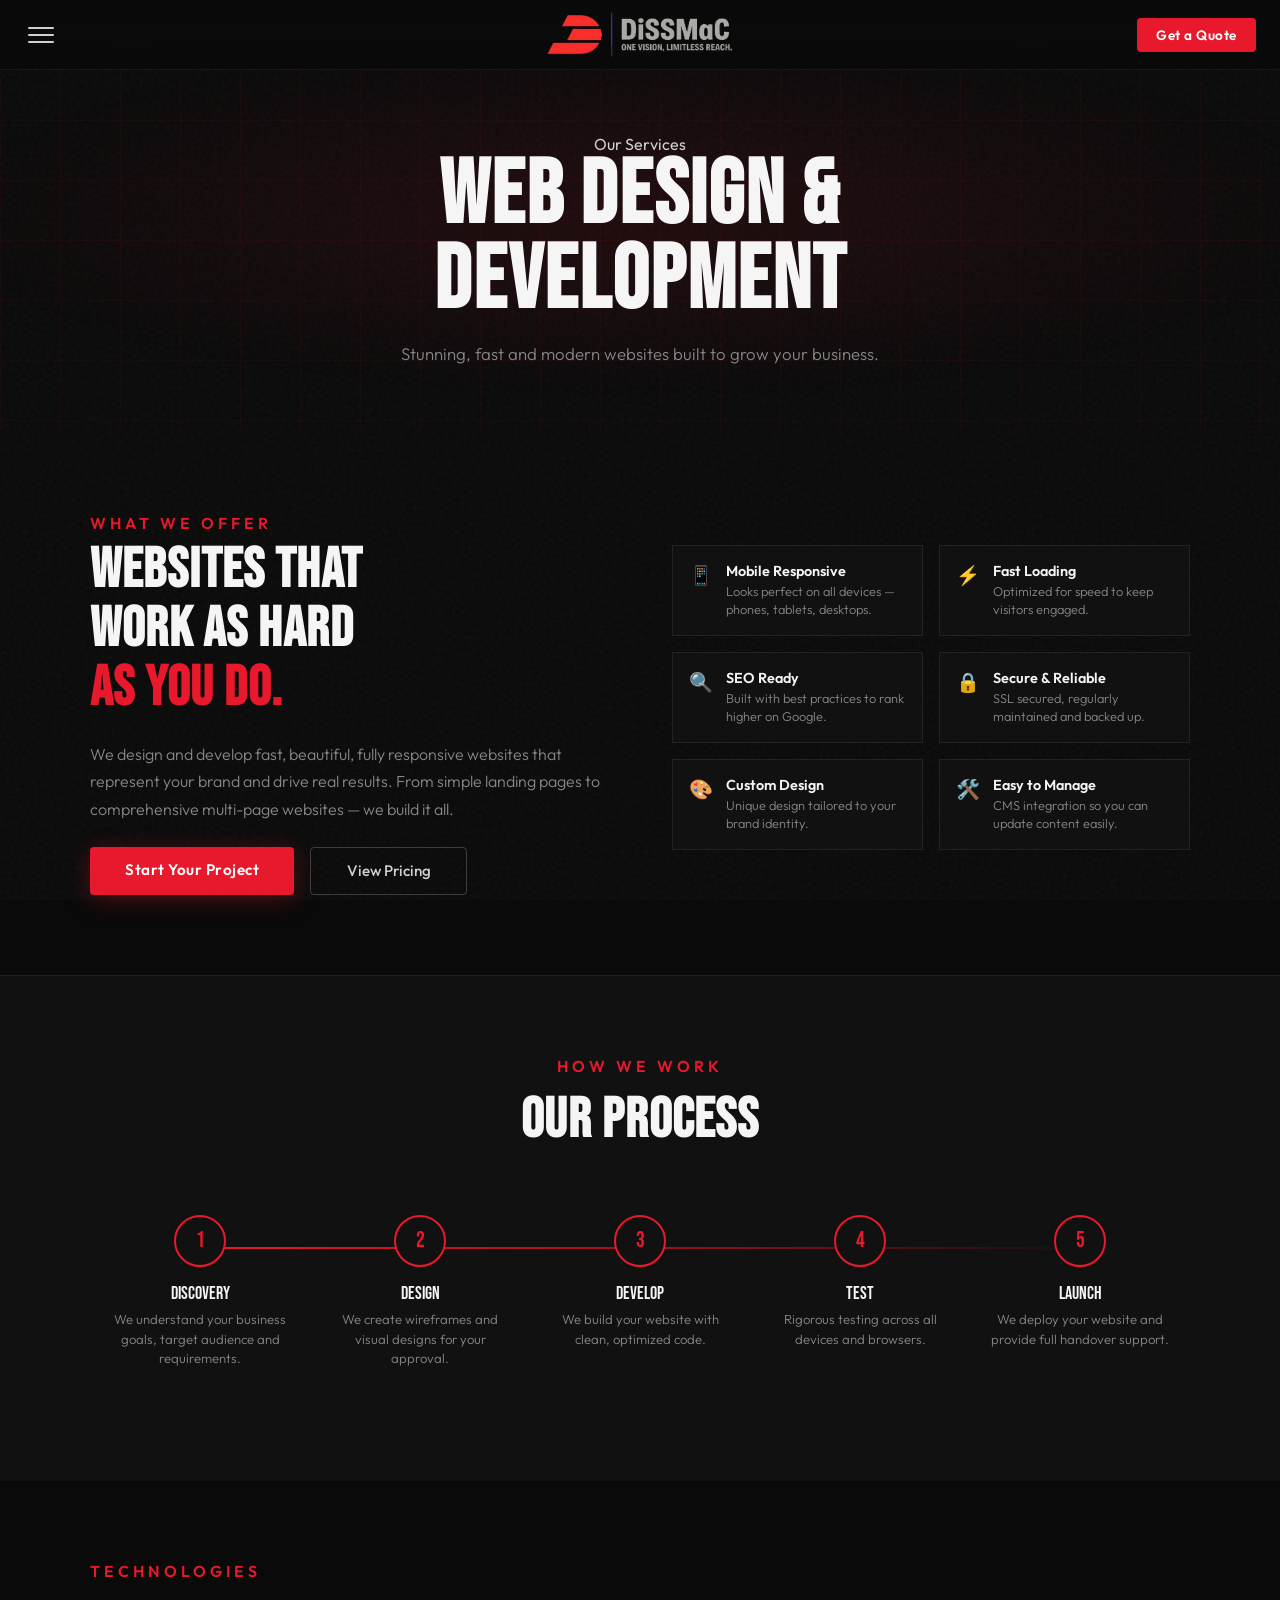
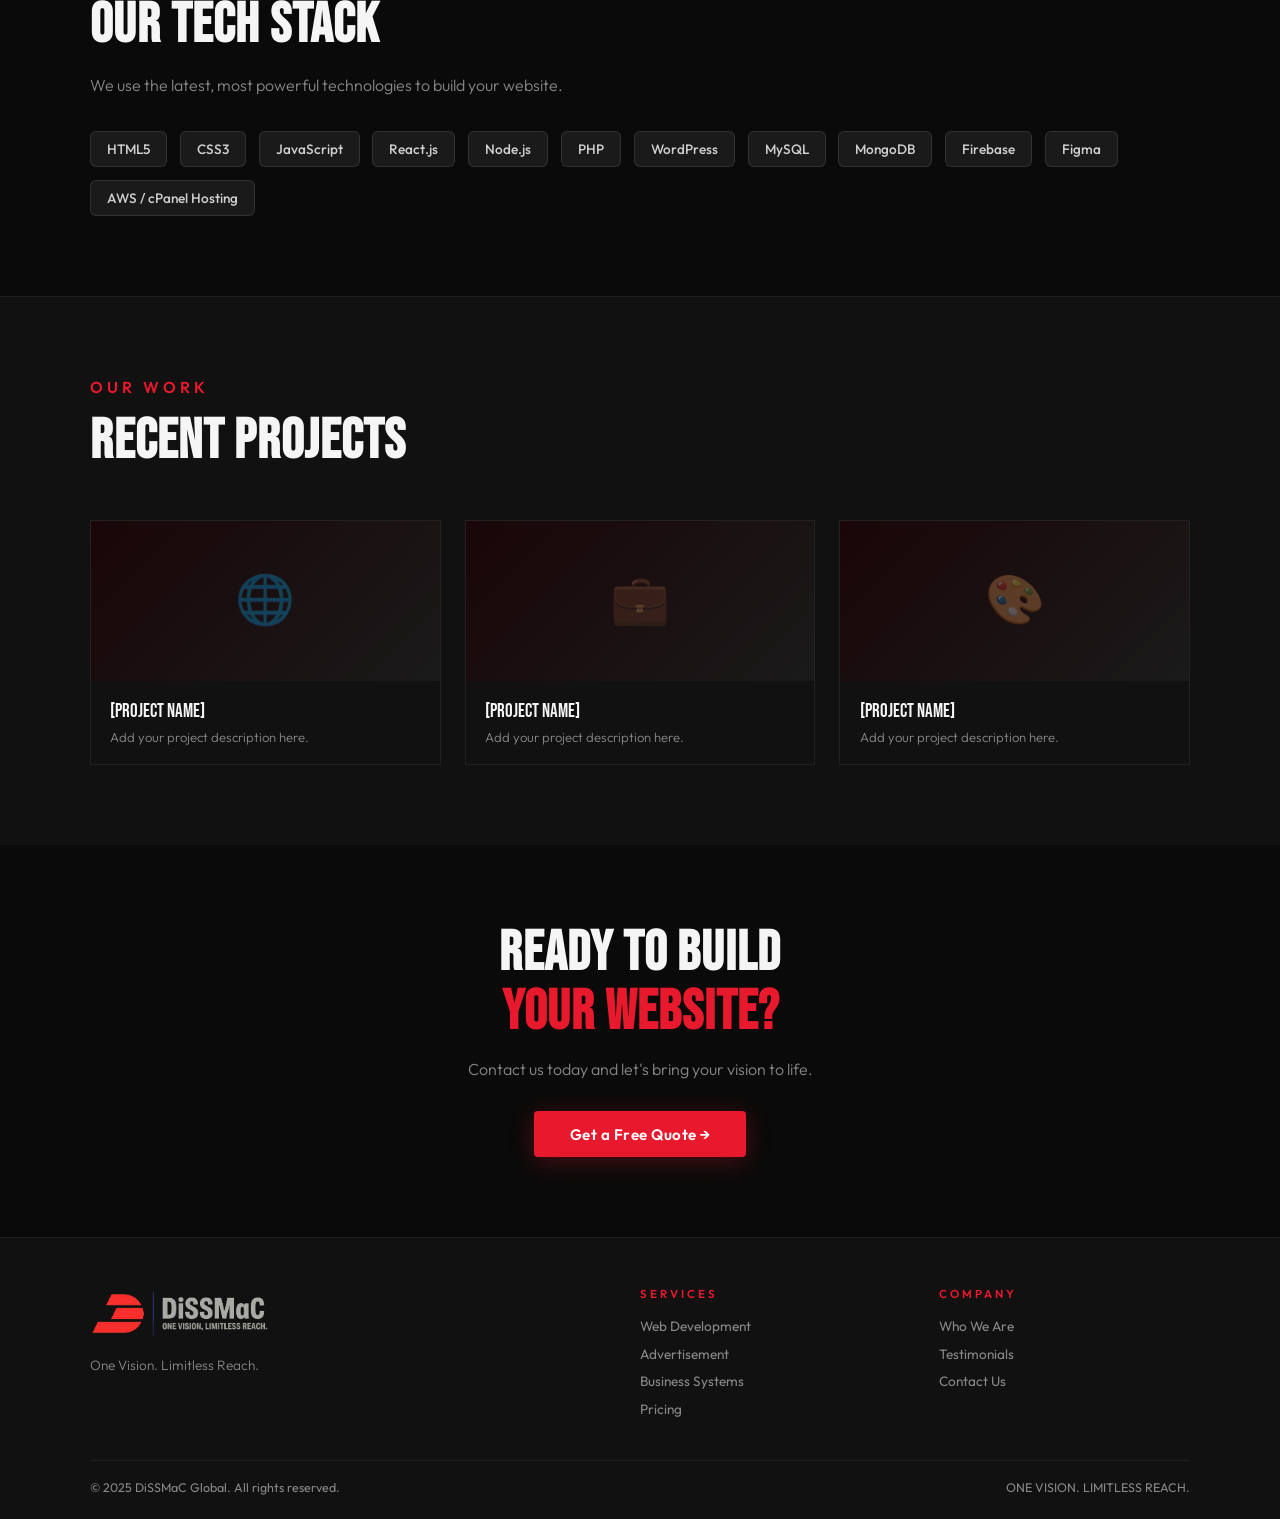
<file: web-development.html>
<!DOCTYPE html>
<html lang="en">
<head>
  <meta charset="UTF-8"/>
  <meta name="viewport" content="width=device-width, initial-scale=1.0"/>
  <title>Web Design & Development — DiSSMaC Global</title>
  <link rel="stylesheet" href="shared.css"/>
  <style>
    .process-steps {
      display:grid; grid-template-columns:repeat(auto-fit,minmax(200px,1fr));
      gap:0; margin-top:3rem; position:relative;
    }
    .process-steps::before {
      content:''; position:absolute;
      top:2rem; left:10%; right:10%; height:2px;
      background:linear-gradient(90deg, var(--red), var(--red-dim), transparent);
      z-index:0;
    }
    .step {
      text-align:center; padding:0 1rem 2rem;
      position:relative; z-index:1;
    }
    .step-num {
      width:52px; height:52px;
      background:var(--dark2); border:2px solid var(--red);
      border-radius:50%;
      display:flex; align-items:center; justify-content:center;
      font-family:var(--font-head); font-size:1.4rem; color:var(--red);
      margin:0 auto 1rem;
    }
    .step-title { font-family:var(--font-head); font-size:1.1rem; color:var(--white); margin-bottom:.4rem; }
    .step-text { font-size:.82rem; color:var(--grey); line-height:1.5; font-weight:300; }

    .tech-grid {
      display:flex; flex-wrap:wrap; gap:.8rem; margin-top:1.5rem;
    }
    .tech-badge {
      background:var(--dark3); border:1px solid rgba(255,255,255,.1);
      color:var(--light); padding:.5rem 1rem; border-radius:6px;
      font-size:.85rem; font-weight:500;
      transition:border-color .2s, color .2s;
    }
    .tech-badge:hover { border-color:var(--red); color:var(--red); }

    .portfolio-grid {
      display:grid; grid-template-columns:repeat(auto-fit,minmax(280px,1fr));
      gap:1.5rem; margin-top:2.5rem;
    }
    .portfolio-card {
      background:var(--dark2); border:1px solid rgba(255,255,255,.07);
      border-radius:var(--radius); overflow:hidden;
      transition:transform .3s, border-color .3s;
    }
    .portfolio-card:hover { transform:translateY(-6px); border-color:rgba(232,25,44,.3); }
    .portfolio-thumb {
      height:160px; background:linear-gradient(135deg, #1a0608, #1a1a1a);
      display:flex; align-items:center; justify-content:center;
      font-family:var(--font-head); font-size:3rem; color:rgba(232,25,44,.3);
    }
    .portfolio-info { padding:1.2rem; }
    .portfolio-type { font-size:.7rem; color:var(--red); letter-spacing:2px; text-transform:uppercase; margin-bottom:.3rem; }
    .portfolio-name { font-family:var(--font-head); font-size:1.2rem; color:var(--white); }
    .portfolio-desc { font-size:.82rem; color:var(--grey); margin-top:.4rem; font-weight:300; }

    .service-features {
      display:grid; grid-template-columns:1fr 1fr; gap:1rem; margin-top:2rem;
    }
    .feature-item {
      display:flex; gap:.8rem; align-items:flex-start;
      padding:1rem; background:var(--dark2);
      border:1px solid rgba(255,255,255,.07); border-radius:var(--radius);
    }
    .feature-icon { font-size:1.2rem; flex-shrink:0; margin-top:.1rem; }
    .feature-text h4 { font-size:.9rem; color:var(--white); margin-bottom:.2rem; font-weight:600; }
    .feature-text p { font-size:.8rem; color:var(--grey); font-weight:300; line-height:1.4; }

    @media(max-width:600px) {
      .service-features { grid-template-columns:1fr; }
      .process-steps::before { display:none; }
    }

    /* ── Spacing & centering fixes ── */
    .section { padding: 5rem 2rem; }
    .section-inner { max-width: 1100px; margin: 0 auto; }

    .section-label {
      display: block;
      margin-bottom: 1rem;
    }
    .section-title {
      margin-bottom: 1.2rem;
    }
    .section-desc {
      margin-top: 0;
      margin-bottom: 2rem;
    }

    /* Centre the section headings that were left-aligned inside centred sections */
    .section-inner[style*="text-align:center"] .section-label,
    .section-inner[style*="text-align:center"] .section-title,
    .section-inner[style*="text-align:center"] .section-desc {
      text-align: center;
    }

    /* Tech stack section heading */
    .section-inner > .section-label,
    .section-inner > .section-title,
    .section-inner > .section-desc {
      /* left-aligned by default, centred only when parent says so */
    }

    /* Overview grid: give the left column good vertical rhythm */
    .section-inner > div[style*="grid-template-columns:1fr 1fr"] > div:first-child .section-label { margin-bottom: .6rem; }
    .section-inner > div[style*="grid-template-columns:1fr 1fr"] > div:first-child .section-title { margin-bottom: 1.4rem; }

    /* Portfolio section headings — left aligned, but with proper gaps */
    .portfolio-grid { margin-top: 3rem; }

    /* CTA section title gap */
    section > div > .section-title { margin-bottom: 1rem; }

    /* Extra breathing room between process step numbers and line */
    .process-steps { margin-top: 4rem; }
  </style>
</head>
<body>

<div id="sidebar-overlay" onclick="closeSidebar()"></div>
<nav id="sidebar">
  <div class="sidebar-header">
    <div class="sidebar-logo">Di<span>SS</span>MaC</div>
    <button id="close-btn" onclick="closeSidebar()">✕</button>
  </div>
  <ul class="nav-list">
    <li><a href="index.html" class="nav-link"><span>🏠 Home</span></a></li>
    <li><a href="who-we-are.html" class="nav-link"><span>👥 Who We Are</span></a></li>
    <div class="nav-divider"></div>
    <li>
      <div class="nav-link services-toggle active-parent" onclick="toggleServices()">
        <span>⚙️ Services</span><span class="arrow" style="transform:rotate(90deg);color:var(--red)">›</span>
      </div>
      <ul class="sub-menu open" id="services-sub">
        <li><a href="web-development.html" class="current">🌐 Website Design & Development</a></li>
        <li><a href="advertisement.html">📢 Advertisement Creation</a></li>
        <li><a href="business-systems.html">🖥️ Business System Creation</a></li>
      </ul>
    </li>
    <div class="nav-divider"></div>
    <li><a href="testimonials.html" class="nav-link"><span>⭐ Testimonials</span></a></li>
    <li><a href="pricing.html" class="nav-link"><span>💰 Pricing</span></a></li>
    <li><a href="contact.html" class="nav-link"><span>📩 Contact Us</span></a></li>
  </ul>
  <div class="sidebar-footer">
    <p class="tagline">ONE VISION. LIMITLESS REACH.</p>
    <p style="font-size:.75rem; color:var(--grey);">📞 076 - 4858230</p>
  </div>
</nav>

<header id="topbar">
  <button id="hamburger" onclick="toggleSidebar()"><span></span><span></span><span></span></button>
  <a href="index.html" class="topbar-logo"><img width="190vw" height="55vh" margin-top="190vh" src="sslog.png"></a>
  <a href="contact.html" class="topbar-cta">Get a Quote</a>
</header>

<section class="page-hero">
  <div class="page-hero-inner">
    <div class="page-badge">Our Services</div>
    <h1 class="page-title">WEB DESIGN &<br><span>DEVELOPMENT</span></h1>
    <p class="page-subtitle">Stunning, fast and modern websites built to grow your business.</p>
  </div>
</section>

<!-- OVERVIEW -->
<section class="section">
  <div class="section-inner">
    <div style="display:grid;grid-template-columns:1fr 1fr;gap:4rem;align-items:start;">
      <div>
        <p class="section-label">What We Offer</p>
        <h2 class="section-title">Websites That<br>Work As Hard<br><span style="color:var(--red)">As You Do.</span></h2>
        <p class="section-desc" style="margin-bottom:1.5rem;">We design and develop fast, beautiful, fully responsive websites that represent your brand and drive real results. From simple landing pages to comprehensive multi-page websites — we build it all.</p>
        <div style="display:flex;gap:1rem;flex-wrap:wrap;">
          <a href="contact.html" class="btn-primary">Start Your Project</a>
          <a href="pricing.html" class="btn-outline">View Pricing</a>
        </div>
      </div>
      <div class="service-features">
        <div class="feature-item"><div class="feature-icon">📱</div><div class="feature-text"><h4>Mobile Responsive</h4><p>Looks perfect on all devices — phones, tablets, desktops.</p></div></div>
        <div class="feature-item"><div class="feature-icon">⚡</div><div class="feature-text"><h4>Fast Loading</h4><p>Optimized for speed to keep visitors engaged.</p></div></div>
        <div class="feature-item"><div class="feature-icon">🔍</div><div class="feature-text"><h4>SEO Ready</h4><p>Built with best practices to rank higher on Google.</p></div></div>
        <div class="feature-item"><div class="feature-icon">🔒</div><div class="feature-text"><h4>Secure & Reliable</h4><p>SSL secured, regularly maintained and backed up.</p></div></div>
        <div class="feature-item"><div class="feature-icon">🎨</div><div class="feature-text"><h4>Custom Design</h4><p>Unique design tailored to your brand identity.</p></div></div>
        <div class="feature-item"><div class="feature-icon">🛠️</div><div class="feature-text"><h4>Easy to Manage</h4><p>CMS integration so you can update content easily.</p></div></div>
      </div>
    </div>
  </div>
</section>

<!-- PROCESS -->
<section class="section" style="background:var(--dark2);border-top:1px solid rgba(255,255,255,.06);">
  <div class="section-inner" style="text-align:center;">
    <p class="section-label">How We Work</p>
    <h2 class="section-title">Our Process</h2>
    <div class="process-steps">
      <div class="step"><div class="step-num">1</div><div class="step-title">Discovery</div><p class="step-text">We understand your business goals, target audience and requirements.</p></div>
      <div class="step"><div class="step-num">2</div><div class="step-title">Design</div><p class="step-text">We create wireframes and visual designs for your approval.</p></div>
      <div class="step"><div class="step-num">3</div><div class="step-title">Develop</div><p class="step-text">We build your website with clean, optimized code.</p></div>
      <div class="step"><div class="step-num">4</div><div class="step-title">Test</div><p class="step-text">Rigorous testing across all devices and browsers.</p></div>
      <div class="step"><div class="step-num">5</div><div class="step-title">Launch</div><p class="step-text">We deploy your website and provide full handover support.</p></div>
    </div>
  </div>
</section>

<!-- TECH STACK -->
<section class="section">
  <div class="section-inner">
    <p class="section-label">Technologies</p>
    <h2 class="section-title">Our Tech Stack</h2>
    <p class="section-desc">We use the latest, most powerful technologies to build your website.</p>
    <div class="tech-grid">
      <span class="tech-badge">HTML5</span><span class="tech-badge">CSS3</span>
      <span class="tech-badge">JavaScript</span><span class="tech-badge">React.js</span>
      <span class="tech-badge">Node.js</span><span class="tech-badge">PHP</span>
      <span class="tech-badge">WordPress</span><span class="tech-badge">MySQL</span>
      <span class="tech-badge">MongoDB</span><span class="tech-badge">Firebase</span>
      <span class="tech-badge">Figma</span><span class="tech-badge">AWS / cPanel Hosting</span>
    </div>
  </div>
</section>

<!-- PORTFOLIO PLACEHOLDER -->
<section class="section" style="background:var(--dark2);border-top:1px solid rgba(255,255,255,.06);">
  <div class="section-inner">
    <p class="section-label">Our Work</p>
    <h2 class="section-title">Recent Projects</h2>
    <div class="portfolio-grid">
      <div class="portfolio-card"><div class="portfolio-thumb">🌐</div><div class="portfolio-info"><div class="portfolio-name">[Project Name]</div><p class="portfolio-desc">Add your project description here.</p></div></div>
      <div class="portfolio-card"><div class="portfolio-thumb">💼</div><div class="portfolio-info"><div class="portfolio-name">[Project Name]</div><p class="portfolio-desc">Add your project description here.</p></div></div>
      <div class="portfolio-card"><div class="portfolio-thumb">🎨</div><div class="portfolio-info"><div class="portfolio-name">[Project Name]</div><p class="portfolio-desc">Add your project description here.</p></div></div>
    </div>
  </div>
</section>

<!-- CTA -->
<section style="padding:5rem 2rem; text-align:center;">
  <div style="max-width:600px;margin:0 auto;">
    <h2 class="section-title">Ready to Build<br><span style="color:var(--red)">Your Website?</span></h2>
    <p style="color:var(--grey);margin:1rem 0 2rem;font-weight:300;">Contact us today and let's bring your vision to life.</p>
    <a href="contact.html" class="btn-primary">Get a Free Quote →</a>
  </div>
</section>

<footer>
  <div class="footer-inner">
    <div class="footer-brand"><div class="brand-name"><img width="180vw" height="55vh" src="sslog.png"></div><p>One Vision. Limitless Reach.</p></div>
    <div class="footer-col"><h4>Services</h4><ul><li><a href="web-development.html">Web Development</a></li><li><a href="advertisement.html">Advertisement</a></li><li><a href="business-systems.html">Business Systems</a></li><li><a href="pricing.html">Pricing</a></li></ul></div>
    <div class="footer-col"><h4>Company</h4><ul><li><a href="who-we-are.html">Who We Are</a></li><li><a href="testimonials.html">Testimonials</a></li><li><a href="contact.html">Contact Us</a></li></ul></div>
  </div>
  <div class="footer-bottom"><p>© 2025 <span>DiSSMaC Global</span>. All rights reserved.</p><p>ONE VISION. <span>LIMITLESS REACH.</span></p></div>
</footer>

<script src="nav.js"></script>
<script>
  // Keep services open since we're on a service page
  document.getElementById('services-sub').classList.add('open');
</script>
</body>
</html>
</file>
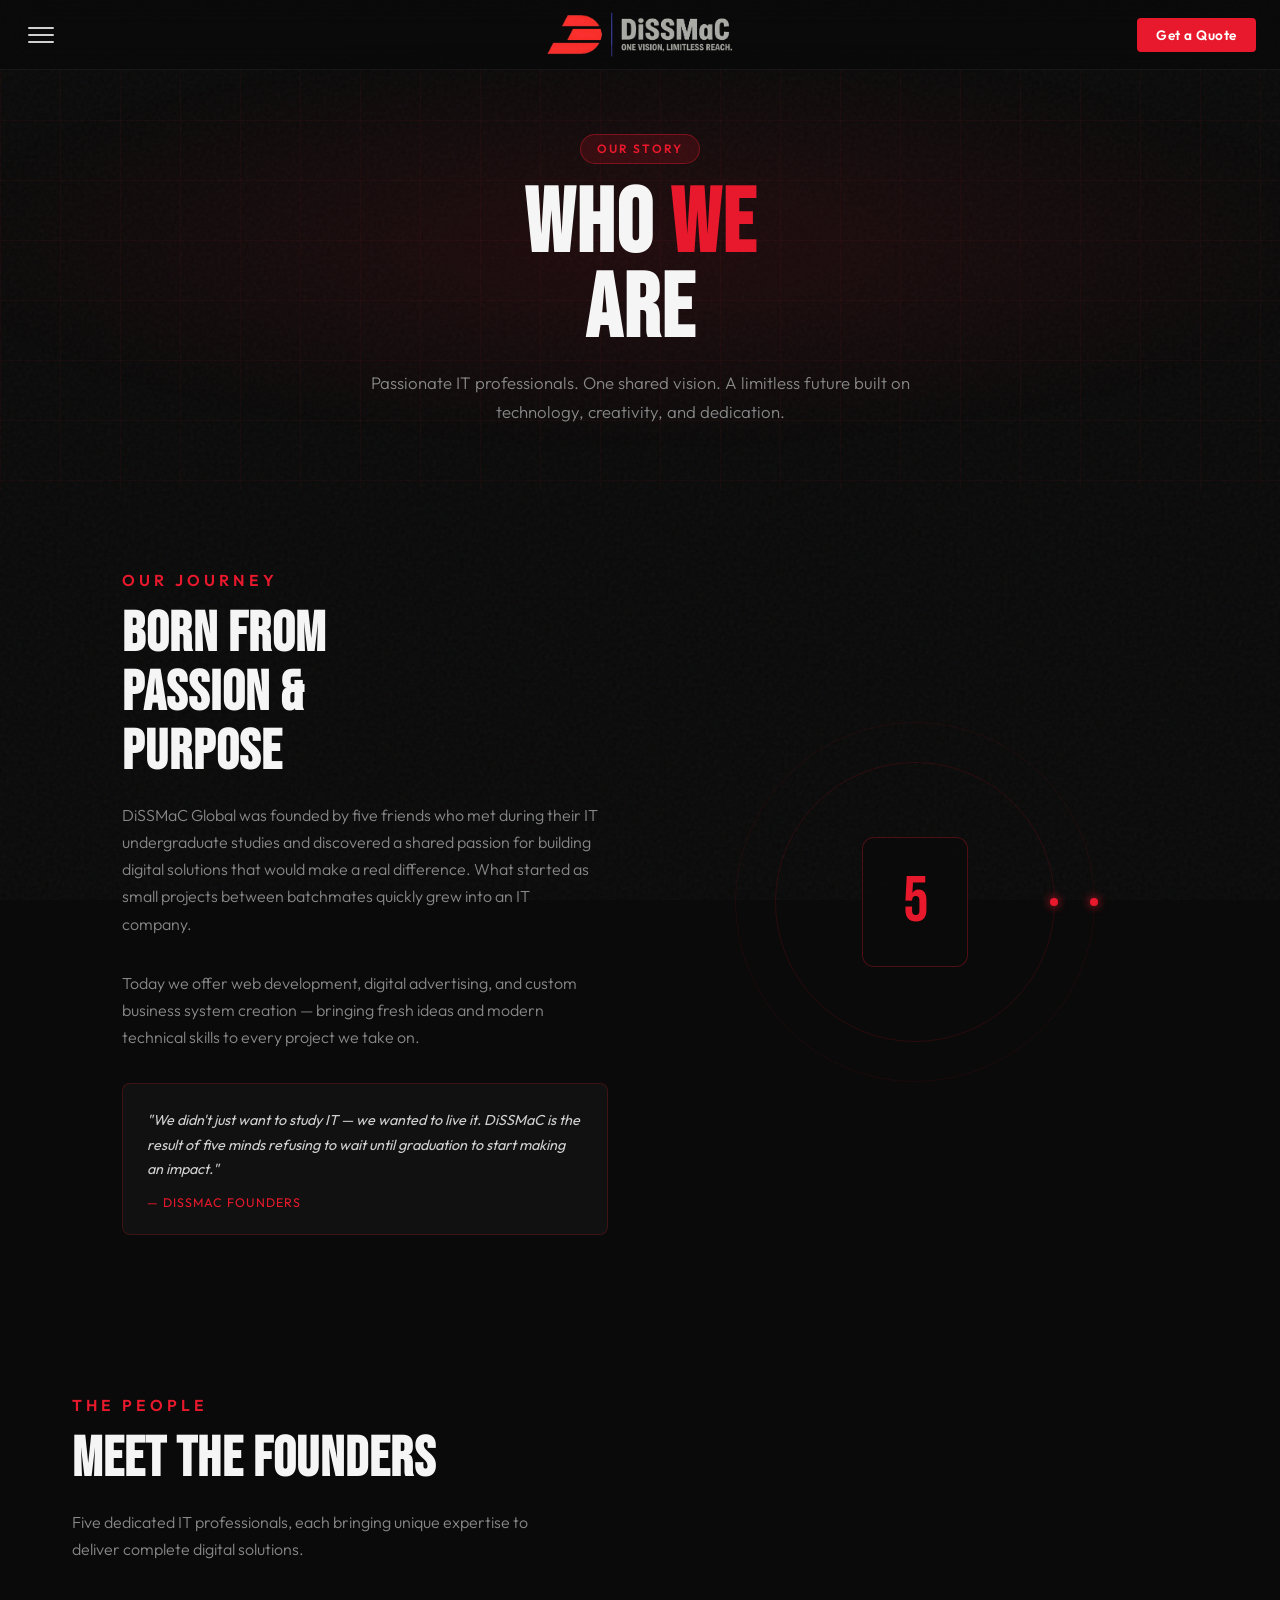
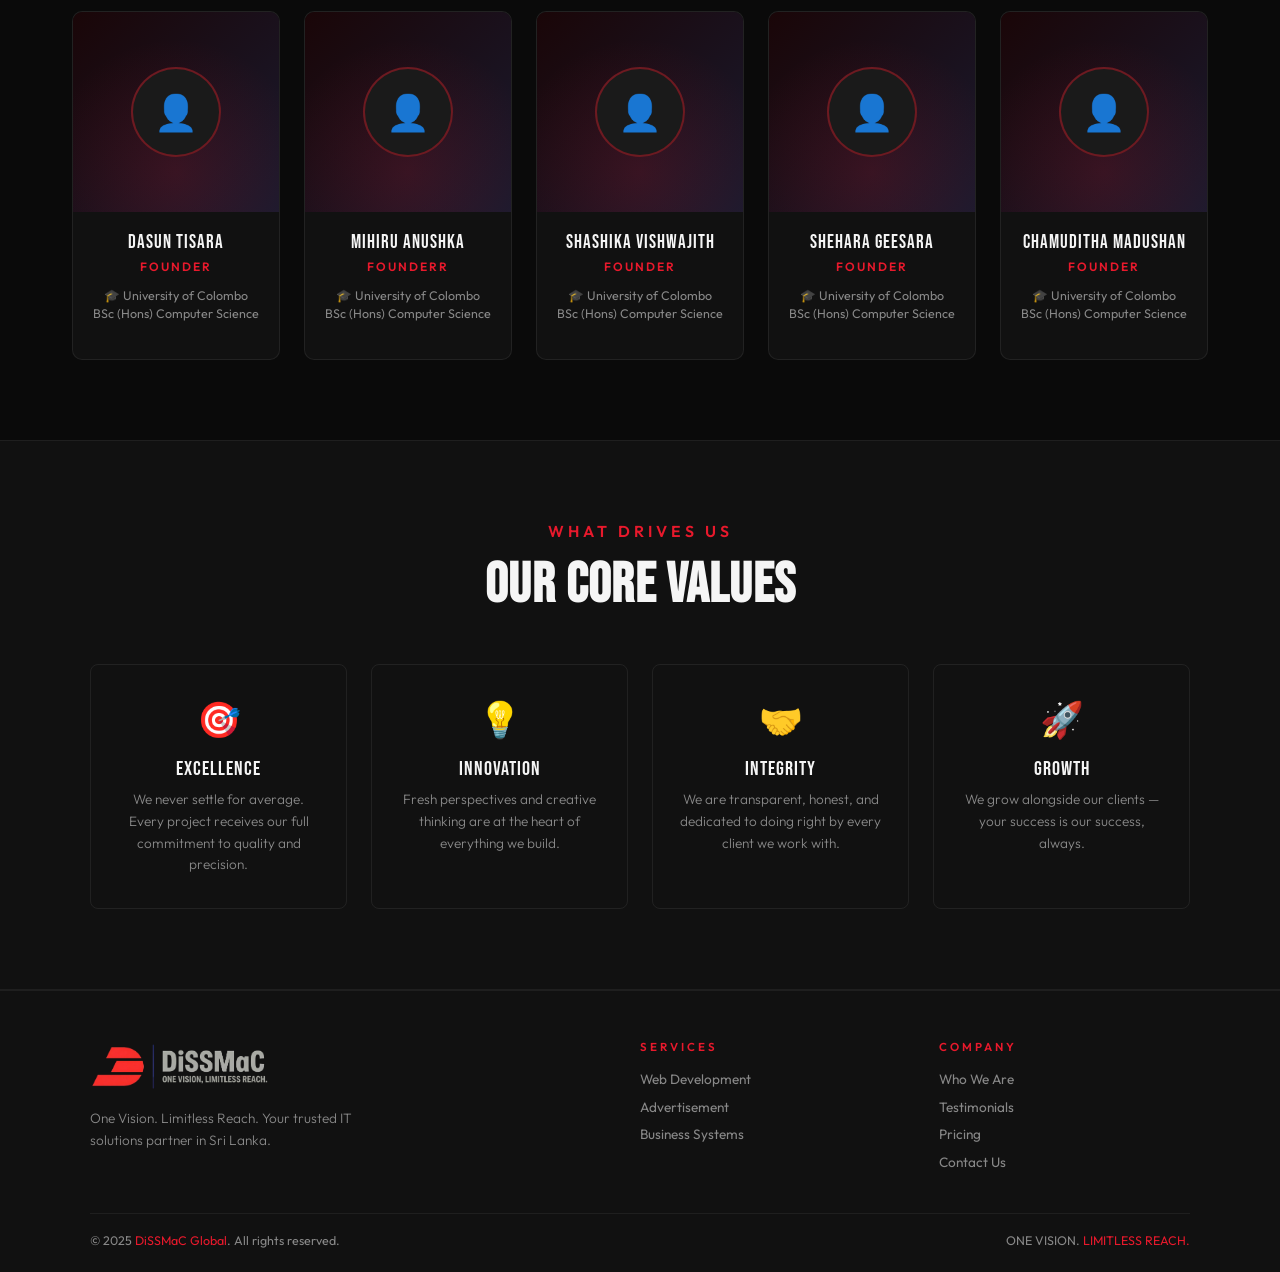
<file: who-we-are.html>
<!DOCTYPE html>
<html lang="en">
<head>
<meta charset="UTF-8"/>
<meta name="viewport" content="width=device-width,initial-scale=1.0"/>
<title>Who We Are — DiSSMaC Global</title>
<link rel="stylesheet" href="shared.css"/>
<style>
.main-content{padding-top:0;position:relative;z-index:1}

/* STORY SECTION */
.story-section{padding:5rem 2rem;max-width:1100px;margin:0 auto;display:grid;grid-template-columns:1fr 1fr;gap:4rem;align-items:center}
@media(max-width:768px){.story-section{grid-template-columns:1fr;gap:2.5rem}}
.story-text .section-desc{margin-top:1rem;margin-bottom:2rem;max-width:480px}
.story-highlight{background:var(--dark2);border:1px solid rgba(232,25,44,.2);border-radius:8px;padding:1.5rem;margin-top:1.5rem}
.story-highlight p{font-size:.9rem;color:var(--light);line-height:1.7;font-style:italic}
.story-highlight cite{display:block;margin-top:.8rem;font-size:.78rem;color:var(--red);letter-spacing:1px;text-transform:uppercase;font-style:normal}

.story-visual{position:relative;height:360px;display:flex;align-items:center;justify-content:center}
.orbit-ring{position:absolute;border:1px solid rgba(232,25,44,.15);border-radius:50%;animation:spin 18s linear infinite}
.orbit-ring:nth-child(1){width:280px;height:280px}
.orbit-ring:nth-child(2){width:360px;height:360px;animation-duration:28s;animation-direction:reverse;border-color:rgba(232,25,44,.08)}
.orbit-dot{position:absolute;width:8px;height:8px;background:var(--red);border-radius:50%;top:50%;left:100%;transform:translate(-50%,-50%);box-shadow:0 0 10px var(--red)}
@keyframes spin{from{transform:rotate(0)}to{transform:rotate(360deg)}}
.center-badge{position:relative;z-index:2;text-align:center;background:rgba(10,10,10,.8);border:1px solid rgba(232,25,44,.3);border-radius:12px;padding:2rem 2.5rem}
.center-badge .big{font-family:var(--font-head);font-size:4rem;color:var(--red);letter-spacing:-2px;line-height:1}
.center-badge .sm{font-size:.7rem;color:var(--grey);letter-spacing:3px;text-transform:uppercase;margin-top:.3rem}

/* TEAM SECTION */
.team-section{padding:5rem 2rem;max-width:1200px;margin:0 auto}
.team-grid{display:grid;grid-template-columns:repeat(auto-fit,minmax(200px,1fr));gap:1.5rem;margin-top:3rem}
.team-card{background:var(--dark2);border:1px solid rgba(255,255,255,.07);border-radius:10px;overflow:hidden;transition:transform .3s,border-color .3s,box-shadow .3s;text-align:center}
.team-card:hover{transform:translateY(-8px);border-color:rgba(232,25,44,.3);box-shadow:0 16px 48px rgba(0,0,0,.4)}
.team-card-img{height:200px;background:linear-gradient(135deg,#1a0608,#1a1a2e);display:flex;align-items:center;justify-content:center;position:relative;overflow:hidden}
.team-card-img::before{content:'';position:absolute;inset:0;background:radial-gradient(circle at 50% 80%,rgba(232,25,44,.15),transparent 70%)}
.team-avatar{width:90px;height:90px;border-radius:50%;background:var(--dark3);border:2px solid rgba(232,25,44,.4);display:flex;align-items:center;justify-content:center;font-size:2.2rem;position:relative;z-index:1}
.team-card-body{padding:1.2rem 1rem}
.team-name{font-family:var(--font-head);font-size:1.2rem;letter-spacing:1px;color:var(--white);margin-bottom:.3rem}
.team-role{font-size:.75rem;color:var(--red);letter-spacing:2px;text-transform:uppercase;font-weight:600;margin-bottom:.8rem}
.team-uni{font-size:.78rem;color:var(--grey);line-height:1.5;margin-bottom:1rem}
.team-skills{display:flex;flex-wrap:wrap;gap:.4rem;justify-content:center;margin-bottom:1rem}
.skill-tag{background:rgba(232,25,44,.1);border:1px solid rgba(232,25,44,.2);color:var(--light);padding:.25rem .6rem;border-radius:12px;font-size:.7rem;letter-spacing:.3px}
.team-links{display:flex;gap:.6rem;justify-content:center}
.team-link{width:32px;height:32px;background:rgba(255,255,255,.06);border-radius:50%;display:flex;align-items:center;justify-content:center;font-size:.8rem;transition:background .2s,color .2s}
.team-link:hover{background:var(--red);color:#fff}

/* VALUES */
.values-section{background:var(--dark2);border-top:1px solid rgba(255,255,255,.06);border-bottom:1px solid rgba(255,255,255,.06);padding:5rem 2rem}
.values-inner{max-width:1100px;margin:0 auto;text-align:center}
.values-grid{display:grid;grid-template-columns:repeat(auto-fit,minmax(220px,1fr));gap:1.5rem;margin-top:3rem}
.value-card{padding:2rem 1.5rem;border:1px solid rgba(255,255,255,.07);border-radius:8px;transition:border-color .3s,background .3s}
.value-card:hover{border-color:rgba(232,25,44,.3);background:rgba(232,25,44,.04)}
.value-icon{font-size:2.2rem;margin-bottom:1rem}
.value-title{font-family:var(--font-head);font-size:1.25rem;letter-spacing:1px;color:var(--white);margin-bottom:.5rem}
.value-text{font-size:.85rem;color:var(--grey);line-height:1.6;font-weight:300}
</style>
</head>
<body>

<div id="sidebar-overlay" onclick="closeSidebar()"></div>
<nav id="sidebar">
  <div class="sidebar-header">
    <div class="sidebar-logo">Di<span>SS</span>MaC</div>
    <button id="close-btn" onclick="closeSidebar()">✕</button>
  </div>
  <ul class="nav-list">
    <li><a href="index.html" class="nav-link"><span>🏠 Home</span></a></li>
    <li><a href="who-we-are.html" class="nav-link active"><span>👥 Who We Are</span></a></li>
    <div class="nav-divider"></div>
    <li>
      <div class="nav-link" onclick="toggleServices(this)"><span>⚙️ Services</span><span class="arrow">›</span></div>
      <ul class="sub-menu" id="services-sub">
        <li><a href="web-development.html">🌐 Website Design & Development</a></li>
        <li><a href="advertisement.html">📢 Advertisement Creation</a></li>
        <li><a href="business-systems.html">🖥️ Business System Creation</a></li>
      </ul>
    </li>
    <div class="nav-divider"></div>
    <li><a href="testimonials.html" class="nav-link"><span>⭐ Testimonials</span></a></li>
    <li><a href="pricing.html" class="nav-link"><span>💰 Pricing</span></a></li>
    <li><a href="contact.html" class="nav-link"><span>📩 Contact Us</span></a></li>
  </ul>
  <div class="sidebar-foot"><p>One Vision. Limitless Reach.</p>
  <p style="font-size:.75rem; color:var(--grey);">📞 076 - 4858230</p></div>
</nav>

<header id="topbar">
  <button id="hamburger" onclick="toggleSidebar()"><span></span><span></span><span></span></button>
  <a href="index.html" class="topbar-logo"><img width="190vw" height="55vh" margin-top="190vh" src="sslog.png"></a>
  <a href="contact.html" class="topbar-cta">Get a Quote</a>
</header>

<div class="main-content">
  <!-- PAGE HERO -->
  <section class="page-hero">
    <div class="page-hero-inner">
      <div class="page-label">Our Story</div>
      <h1 class="page-title">WHO <span class="r">WE</span><br>ARE</h1>
      <p class="page-subtitle">Passionate IT professionals. One shared vision. A limitless future built on technology, creativity, and dedication.</p>
    </div>
  </section>

  <!-- STORY -->
  <section class="story-section">
    <div class="story-text">
      <p class="section-label">Our Journey</p>
      <h2 class="section-title">Born From<br>Passion &<br>Purpose</h2>
      <p class="section-desc">DiSSMaC Global was founded by five friends who met during their IT undergraduate studies and discovered a shared passion for building digital solutions that would make a real difference. What started as small projects between batchmates quickly grew into an IT company.</p>
      <p class="section-desc">Today we offer web development, digital advertising, and custom business system creation — bringing fresh ideas and modern technical skills to every project we take on.</p>
      <div class="story-highlight">
        <p>"We didn't just want to study IT — we wanted to live it. DiSSMaC is the result of five minds refusing to wait until graduation to start making an impact."</p>
        <cite>— DiSSMaC Founders</cite>
      </div>
    </div>
    <div class="story-visual">
      <div class="orbit-ring"><div class="orbit-dot"></div></div>
      <div class="orbit-ring"><div class="orbit-dot"></div></div>
      <div class="center-badge">
        <div class="big">5</div>
      </div>
    </div>
  </section>

  <!-- TEAM -->
  <section class="team-section">
    <p class="section-label">The People</p>
    <h2 class="section-title">Meet the Founders</h2>
    <p class="section-desc" style="max-width:500px">Five dedicated IT professionals, each bringing unique expertise to deliver complete digital solutions.</p>
    <div class="team-grid">
      <!-- Member 1 — Update with real details -->
      <div class="team-card">
        <div class="team-card-img"><div class="team-avatar">👤</div></div>
        <div class="team-card-body">
          <div class="team-name">Dasun Tisara</div>
          <div class="team-role">Founder</div>
          <div class="team-uni">🎓 University of Colombo<br>BSc (Hons) Computer Science</div>
        </div>
      </div>
      <!-- Member 2 -->
      <div class="team-card">
        <div class="team-card-img"><div class="team-avatar">👤</div></div>
        <div class="team-card-body">
          <div class="team-name">Mihiru Anushka</div>
          <div class="team-role">Founderr</div>
          <div class="team-uni">🎓 University of Colombo<br>BSc (Hons) Computer Science</div>
        </div>
      </div>
      <!-- Member 3 -->
      <div class="team-card">
        <div class="team-card-img"><div class="team-avatar">👤</div></div>
        <div class="team-card-body">
          <div class="team-name">Shashika Vishwajith</div>
          <div class="team-role">Founder</div>
          <div class="team-uni">🎓 University of Colombo<br>BSc (Hons) Computer Science</div>
        </div>
      </div>
      <!-- Member 4 -->
      <div class="team-card">
        <div class="team-card-img"><div class="team-avatar">👤</div></div>
        <div class="team-card-body">
          <div class="team-name">Shehara Geesara</div>
          <div class="team-role">Founder</div>
          <div class="team-uni">🎓 University of Colombo<br>BSc (Hons) Computer Science</div>
        </div>
      </div>
      <!-- Member 5 -->
      <div class="team-card">
        <div class="team-card-img"><div class="team-avatar">👤</div></div>
        <div class="team-card-body">
          <div class="team-name">Chamuditha Madushan</div>
          <div class="team-role">Founder</div>
          <div class="team-uni">🎓 University of Colombo<br>BSc (Hons) Computer Science</div>
        </div>
      </div>
    </div>
  </section>

  <!-- VALUES -->
  <section class="values-section">
    <div class="values-inner">
      <p class="section-label">What Drives Us</p>
      <h2 class="section-title">Our Core Values</h2>
      <div class="values-grid">
        <div class="value-card"><div class="value-icon">🎯</div><div class="value-title">Excellence</div><p class="value-text">We never settle for average. Every project receives our full commitment to quality and precision.</p></div>
        <div class="value-card"><div class="value-icon">💡</div><div class="value-title">Innovation</div><p class="value-text">Fresh perspectives and creative thinking are at the heart of everything we build.</p></div>
        <div class="value-card"><div class="value-icon">🤝</div><div class="value-title">Integrity</div><p class="value-text">We are transparent, honest, and dedicated to doing right by every client we work with.</p></div>
        <div class="value-card"><div class="value-icon">🚀</div><div class="value-title">Growth</div><p class="value-text">We grow alongside our clients — your success is our success, always.</p></div>
      </div>
    </div>
  </section>
</div>

<footer>
  <div class="footer-inner">
    <div class="footer-brand">
      <div class="brand-name"><img width="180vw" height="55vh" src="sslog.png"></div>
      <p>One Vision. Limitless Reach. Your trusted IT solutions partner in Sri Lanka.</p>
    </div>
    <div class="footer-col"><h4>Services</h4><ul><li><a href="web-development.html">Web Development</a></li><li><a href="advertisement.html">Advertisement</a></li><li><a href="business-systems.html">Business Systems</a></li></ul></div>
    <div class="footer-col"><h4>Company</h4><ul><li><a href="who-we-are.html">Who We Are</a></li><li><a href="testimonials.html">Testimonials</a></li><li><a href="pricing.html">Pricing</a></li><li><a href="contact.html">Contact Us</a></li></ul></div>
  </div>
  <div class="footer-bottom"><p>© 2025 <span class="r">DiSSMaC Global</span>. All rights reserved.</p><p>ONE VISION. <span class="r">LIMITLESS REACH.</span></p></div>
</footer>

<script>
function toggleSidebar(){document.getElementById('sidebar').classList.toggle('open');document.getElementById('sidebar-overlay').classList.toggle('active');document.getElementById('hamburger').classList.toggle('open')}
function closeSidebar(){document.getElementById('sidebar').classList.remove('open');document.getElementById('sidebar-overlay').classList.remove('active');document.getElementById('hamburger').classList.remove('open')}
function toggleServices(el){document.getElementById('services-sub').classList.toggle('open');el.classList.toggle('active-parent')}
window.addEventListener('scroll',()=>document.getElementById('topbar').classList.toggle('scrolled',window.scrollY>40));
</script>
</body>
</html>
</file>
<file: shared.css>
/* ═══════════════════════════════════════
   DiSSMaC Global — Shared Stylesheet
   ═══════════════════════════════════════ */
@import url('https://fonts.googleapis.com/css2?family=Bebas+Neue&family=Outfit:wght@300;400;500;600;700&display=swap');

:root {
  --red:#e8192c; --red-dim:#a01020; --red-glow:rgba(232,25,44,.18);
  --dark:#0a0a0a; --dark2:#111111; --dark3:#1a1a1a; --dark4:#222222;
  --grey:#888888; --light:#d0d0d0; --white:#f5f5f5;
  --sidebar-w:300px; --topbar-h:70px;
  --font-head:'Bebas Neue',sans-serif; --font-body:'Outfit',sans-serif;
}
*,*::before,*::after{margin:0;padding:0;box-sizing:border-box}
html{scroll-behavior:smooth}
body{background:var(--dark);color:var(--light);font-family:var(--font-body);overflow-x:hidden;min-height:100vh}
a{text-decoration:none;color:inherit}
img{max-width:100%;display:block}

body::before{content:'';position:fixed;inset:0;background-image:url("data:image/svg+xml,%3Csvg viewBox='0 0 256 256' xmlns='http://www.w3.org/2000/svg'%3E%3Cfilter id='n'%3E%3CfeTurbulence type='fractalNoise' baseFrequency='0.9' numOctaves='4' stitchTiles='stitch'/%3E%3C/filter%3E%3Crect width='100%25' height='100%25' filter='url(%23n)' opacity='0.04'/%3E%3C/svg%3E");pointer-events:none;z-index:0}

/* SIDEBAR OVERLAY */
#sidebar-overlay{position:fixed;inset:0;background:rgba(0,0,0,.65);backdrop-filter:blur(4px);opacity:0;pointer-events:none;transition:opacity .35s;z-index:900}
#sidebar-overlay.active{opacity:1;pointer-events:all}

/* SIDEBAR */
#sidebar{position:fixed;top:0;left:0;width:var(--sidebar-w);height:100vh;background:var(--dark2);border-right:1px solid rgba(232,25,44,.2);z-index:1000;transform:translateX(-100%);transition:transform .4s cubic-bezier(.77,0,.18,1);display:flex;flex-direction:column;overflow-y:auto}
#sidebar.open{transform:translateX(0)}
.sidebar-header{padding:1.4rem 1.5rem;border-bottom:1px solid rgba(255,255,255,.07);display:flex;align-items:center;justify-content:space-between;flex-shrink:0}
.sidebar-logo{font-family:var(--font-head);font-size:1.6rem;letter-spacing:2px;color:var(--white)}
.sidebar-logo span{color:var(--red)}
#close-btn{background:none;border:none;cursor:pointer;color:var(--grey);font-size:1.4rem;transition:color .2s;line-height:1}
#close-btn:hover{color:var(--red)}
.nav-list{list-style:none;padding:1rem 0;flex:1}
.nav-link{display:flex;align-items:center;justify-content:space-between;padding:.85rem 1.5rem;font-size:.95rem;font-weight:500;letter-spacing:.5px;color:var(--light);transition:background .2s,color .2s,padding-left .2s;cursor:pointer;user-select:none}
.nav-link:hover,.nav-link.active{background:rgba(232,25,44,.08);color:var(--red);padding-left:2rem}
.nav-link .arrow{font-size:.7rem;transition:transform .3s;color:var(--grey)}
.nav-link.active-parent .arrow{transform:rotate(90deg);color:var(--red)}
.sub-menu{list-style:none;max-height:0;overflow:hidden;transition:max-height .35s;background:rgba(0,0,0,.25)}
.sub-menu.open{max-height:220px}
.sub-menu li a{display:block;padding:.65rem 1.5rem .65rem 2.5rem;font-size:.875rem;color:var(--grey);transition:color .2s,padding-left .2s;position:relative}
.sub-menu li a::before{content:'›';position:absolute;left:1.5rem;color:var(--red-dim)}
.sub-menu li a:hover{color:var(--red);padding-left:3rem}
.nav-divider{height:1px;background:rgba(255,255,255,.06);margin:.5rem 1.5rem}
.sidebar-foot{padding:1.2rem 1.5rem;border-top:1px solid rgba(255,255,255,.07);flex-shrink:0}
.sidebar-foot p{font-size:.72rem;color:var(--grey);letter-spacing:1px;text-transform:uppercase;margin-bottom:.4rem}

/* TOPBAR */
#topbar{position:fixed;top:0;left:0;right:0;height:var(--topbar-h);background:rgba(10,10,10,.92);backdrop-filter:blur(14px);border-bottom:1px solid rgba(255,255,255,.06);display:flex;align-items:center;justify-content:space-between;padding:0 1.5rem;z-index:800;transition:box-shadow .3s}
#topbar.scrolled{box-shadow:0 4px 30px rgba(0,0,0,.6)}
#hamburger{background:none;border:none;cursor:pointer;display:flex;flex-direction:column;gap:5px;padding:4px}
#hamburger span{display:block;width:26px;height:2px;background:var(--light);border-radius:2px;transition:transform .3s,opacity .3s,background .3s}
#hamburger:hover span{background:var(--red)}
#hamburger.open span:nth-child(1){transform:translateY(7px) rotate(45deg)}
#hamburger.open span:nth-child(2){opacity:0}
#hamburger.open span:nth-child(3){transform:translateY(-7px) rotate(-45deg)}
.topbar-logo{position:absolute;left:50%;transform:translateX(-50%)};
.topbar-logo .r{color:var(--red)}
.topbar-logo .g{color:var(--grey);font-size:1rem;letter-spacing:1px}
.topbar-cta{background:var(--red);color:#fff;padding:.5rem 1.2rem;border-radius:4px;font-size:.85rem;font-weight:600;letter-spacing:.5px;transition:background .2s,transform .2s;white-space:nowrap}
.topbar-cta:hover{background:#c0101f;transform:scale(1.04)}

/* PAGE HERO */
.page-hero{padding:calc(var(--topbar-h) + 4rem) 2rem 4rem;text-align:center;position:relative;overflow:hidden}
.page-hero::before{content:'';position:absolute;inset:0;background-image:linear-gradient(rgba(232,25,44,.05) 1px,transparent 1px),linear-gradient(90deg,rgba(232,25,44,.05) 1px,transparent 1px);background-size:60px 60px;animation:gridMove 20s linear infinite}
.page-hero::after{content:'';position:absolute;inset:0;background:radial-gradient(ellipse 80% 60% at 50% 50%,rgba(232,25,44,.1) 0%,transparent 70%);pointer-events:none}
@keyframes gridMove{0%{background-position:0 0}100%{background-position:60px 60px}}
.page-hero-inner{position:relative;z-index:2}
.page-label{display:inline-block;background:rgba(232,25,44,.15);border:1px solid rgba(232,25,44,.4);color:var(--red);font-size:.75rem;font-weight:600;letter-spacing:2px;text-transform:uppercase;padding:.4rem 1rem;border-radius:20px;margin-bottom:1.2rem;animation:fadeUp .7s .1s both}
.page-title{font-family:var(--font-head);font-size:clamp(3rem,7vw,6rem);letter-spacing:2px;color:var(--white);line-height:.95;animation:fadeUp .7s .2s both}
.page-title .r{color:var(--red)}
.page-subtitle{margin-top:1rem;font-size:1.05rem;color:var(--grey);font-weight:300;max-width:560px;margin-left:auto;margin-right:auto;line-height:1.7;animation:fadeUp .7s .35s both}

/* SECTION BASE */
.section { padding: 5rem 2rem; position: relative; z-index: 1; }
.section-inner { max-width: 1100px; margin: 0 auto; }

/* SECTION HELPERS */
.section-label{font-size:.99rem;letter-spacing:4px;text-transform:uppercase;color:var(--red);font-weight:600;margin-bottom:1rem;display:block}
.section-title{font-family:var(--font-head);font-size:clamp(2rem,5vw,3.5rem);color:var(--white);letter-spacing:1px;line-height:1.05;margin-bottom:1.2rem}
.section-desc{color:var(--grey);line-height:1.7;font-weight:300;margin-top:0}

/* BUTTONS */
.btn-primary{display:inline-block;background:var(--red);color:#fff;padding:.85rem 2.2rem;border-radius:4px;font-weight:600;font-size:.95rem;letter-spacing:.5px;border:none;cursor:pointer;font-family:var(--font-body);transition:background .2s,transform .2s,box-shadow .2s;box-shadow:0 4px 24px rgba(232,25,44,.3)}
.btn-primary:hover{background:#c0101f;transform:translateY(-3px);box-shadow:0 8px 32px rgba(232,25,44,.45)}
.btn-outline{display:inline-block;border:1px solid rgba(255,255,255,.2);color:var(--light);padding:.85rem 2.2rem;border-radius:4px;font-weight:500;font-size:.95rem;background:none;cursor:pointer;font-family:var(--font-body);transition:border-color .2s,color .2s,transform .2s}
.btn-outline:hover{border-color:var(--red);color:var(--red);transform:translateY(-3px)}

/* FOOTER */
footer{background:var(--dark2);border-top:1px solid rgba(255,255,255,.06);padding:3rem 2rem 1.5rem;position:relative;z-index:1}
.footer-inner{max-width:1100px;margin:0 auto;display:grid;grid-template-columns:2fr 1fr 1fr;gap:3rem}
.footer-brand .brand-name{font-family:var(--font-head);font-size:1.8rem;letter-spacing:2px;color:var(--white)}
.footer-brand .brand-name .r{color:var(--red)}
.footer-brand .brand-name .g{color:var(--grey);font-size:1rem}
.footer-brand p{margin-top:.8rem;font-size:.85rem;color:var(--grey);line-height:1.65;font-weight:300;max-width:300px}
.footer-col h4{font-size:.72rem;letter-spacing:3px;text-transform:uppercase;color:var(--red);margin-bottom:1rem;font-weight:600}
.footer-col ul{list-style:none}
.footer-col ul li{margin-bottom:.6rem}
.footer-col ul li a{font-size:.85rem;color:var(--grey);transition:color .2s,padding-left .2s;display:block}
.footer-col ul li a:hover{color:var(--red);padding-left:6px}
.footer-bottom{max-width:1100px;margin:2rem auto 0;border-top:1px solid rgba(255,255,255,.06);padding-top:1.2rem;display:flex;justify-content:space-between;flex-wrap:wrap;gap:.8rem;font-size:.78rem;color:var(--grey)}
.footer-bottom .r{color:var(--red)}

/* ANIMATIONS */
@keyframes fadeUp{from{opacity:0;transform:translateY(24px)}to{opacity:1;transform:translateY(0)}}
@keyframes fadeIn{from{opacity:0}to{opacity:1}}

/* RESPONSIVE */
@media(max-width:768px){
  .footer-inner{grid-template-columns:1fr 1fr}
  .footer-brand{grid-column:1/-1}
  .topbar-logo{font-size:1.4rem}
}
@media(max-width:480px){
  .footer-inner{grid-template-columns:1fr}
  #topbar{padding:0 1rem}
  .topbar-cta{padding:.45rem .9rem;font-size:.78rem}
  .topbar-logo{font-size:1.2rem;letter-spacing:1px}
}
</file>
